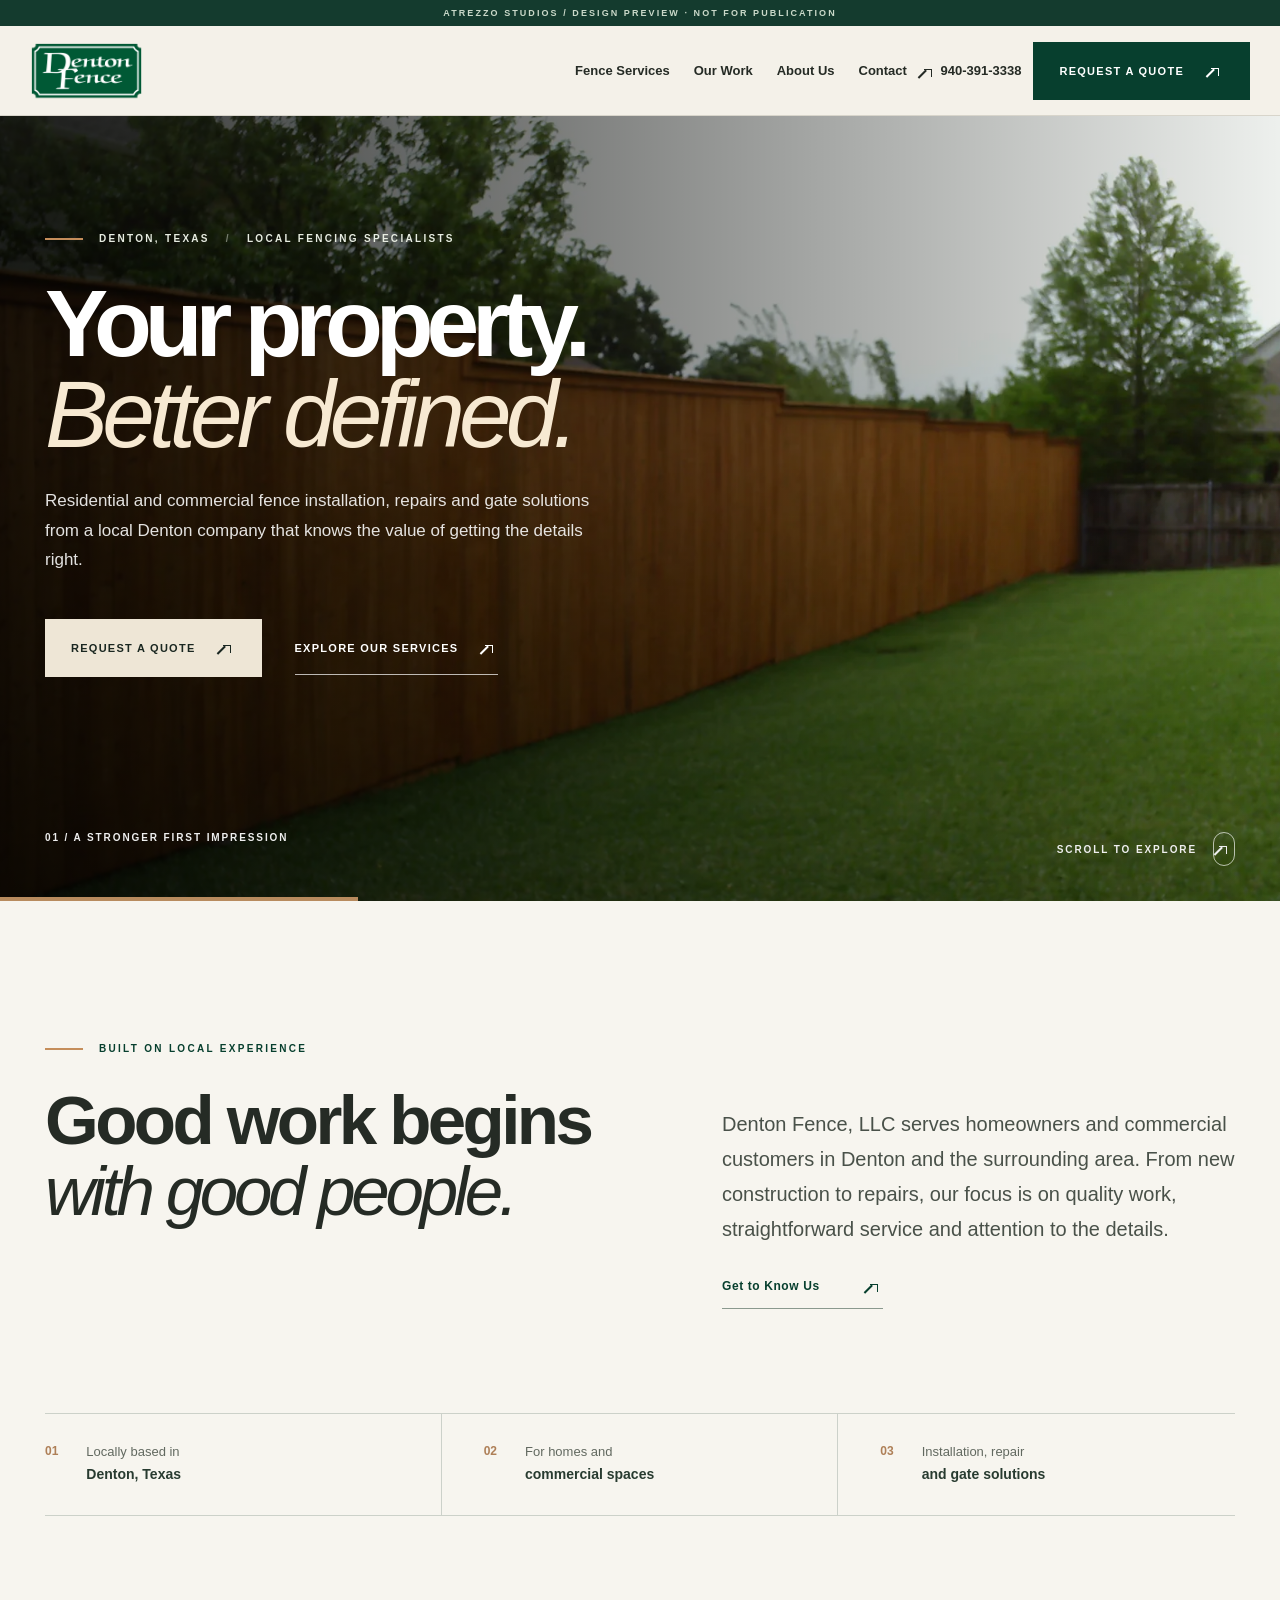
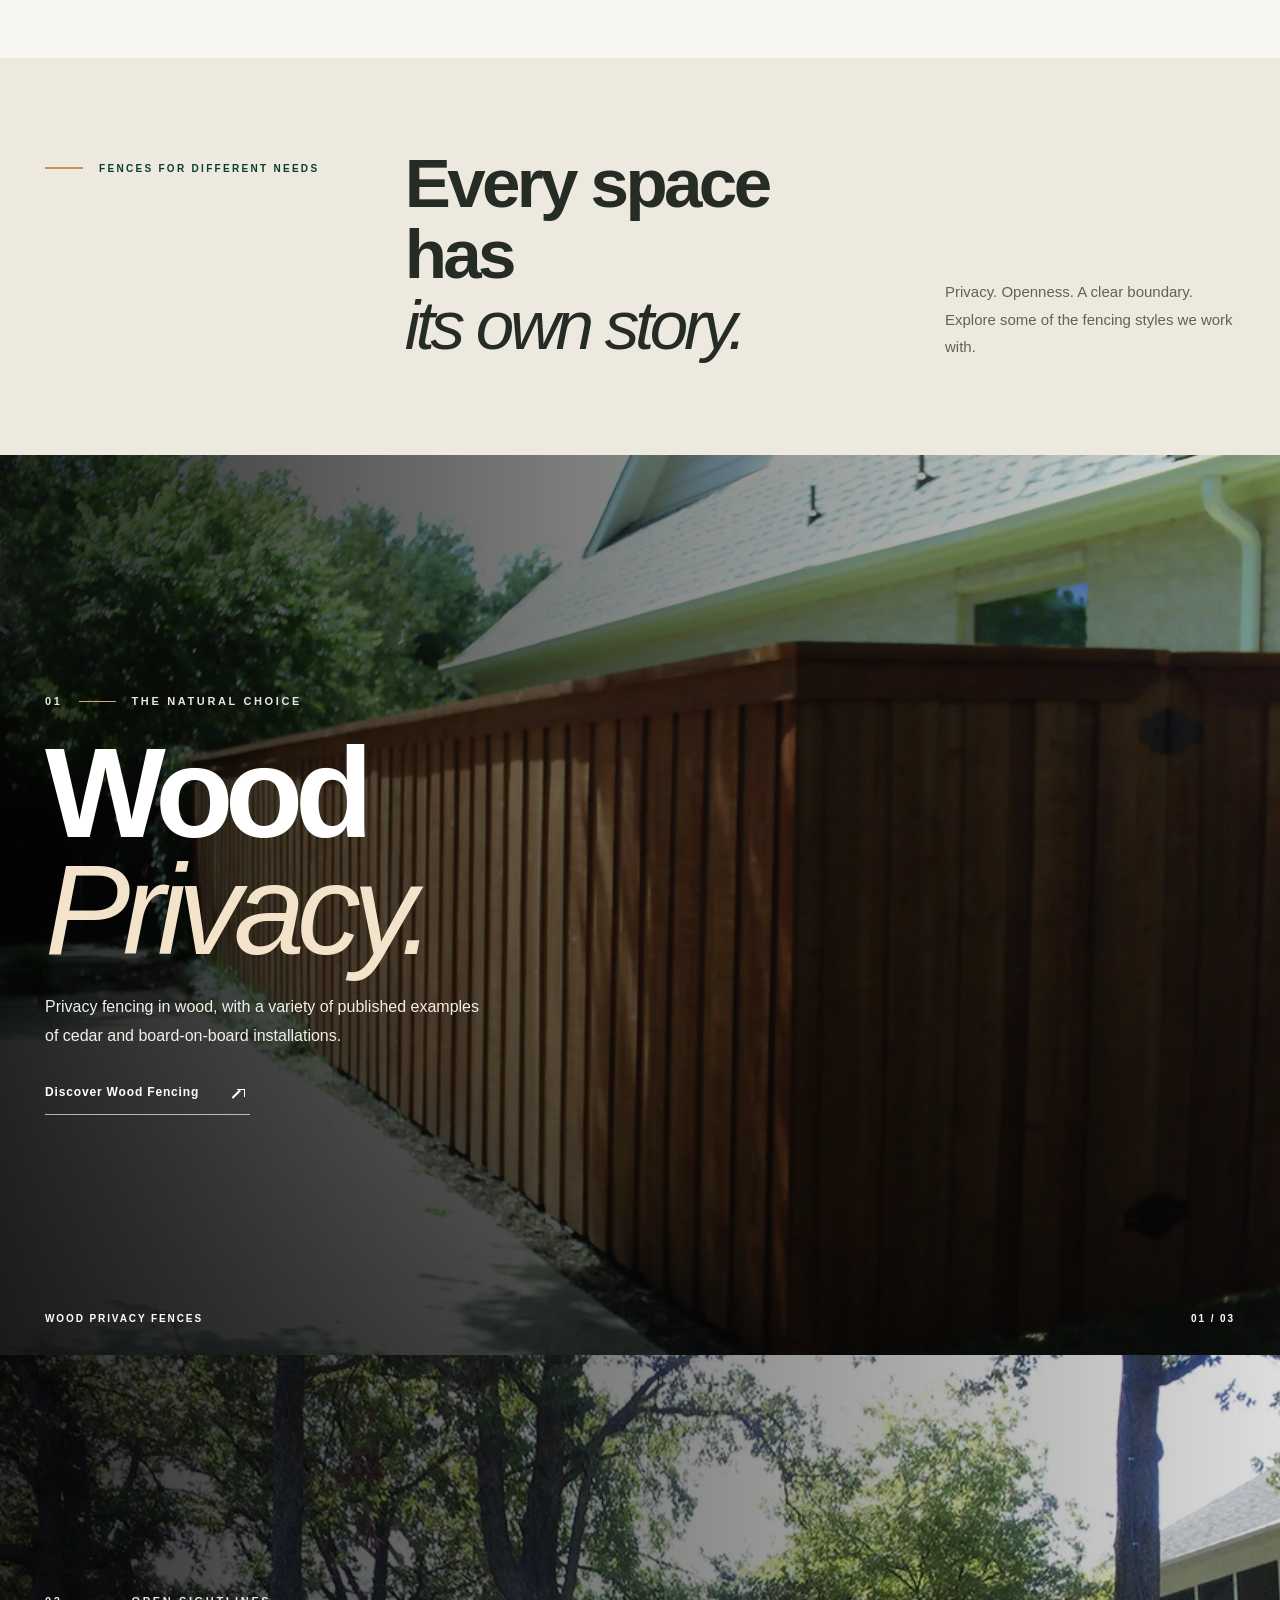
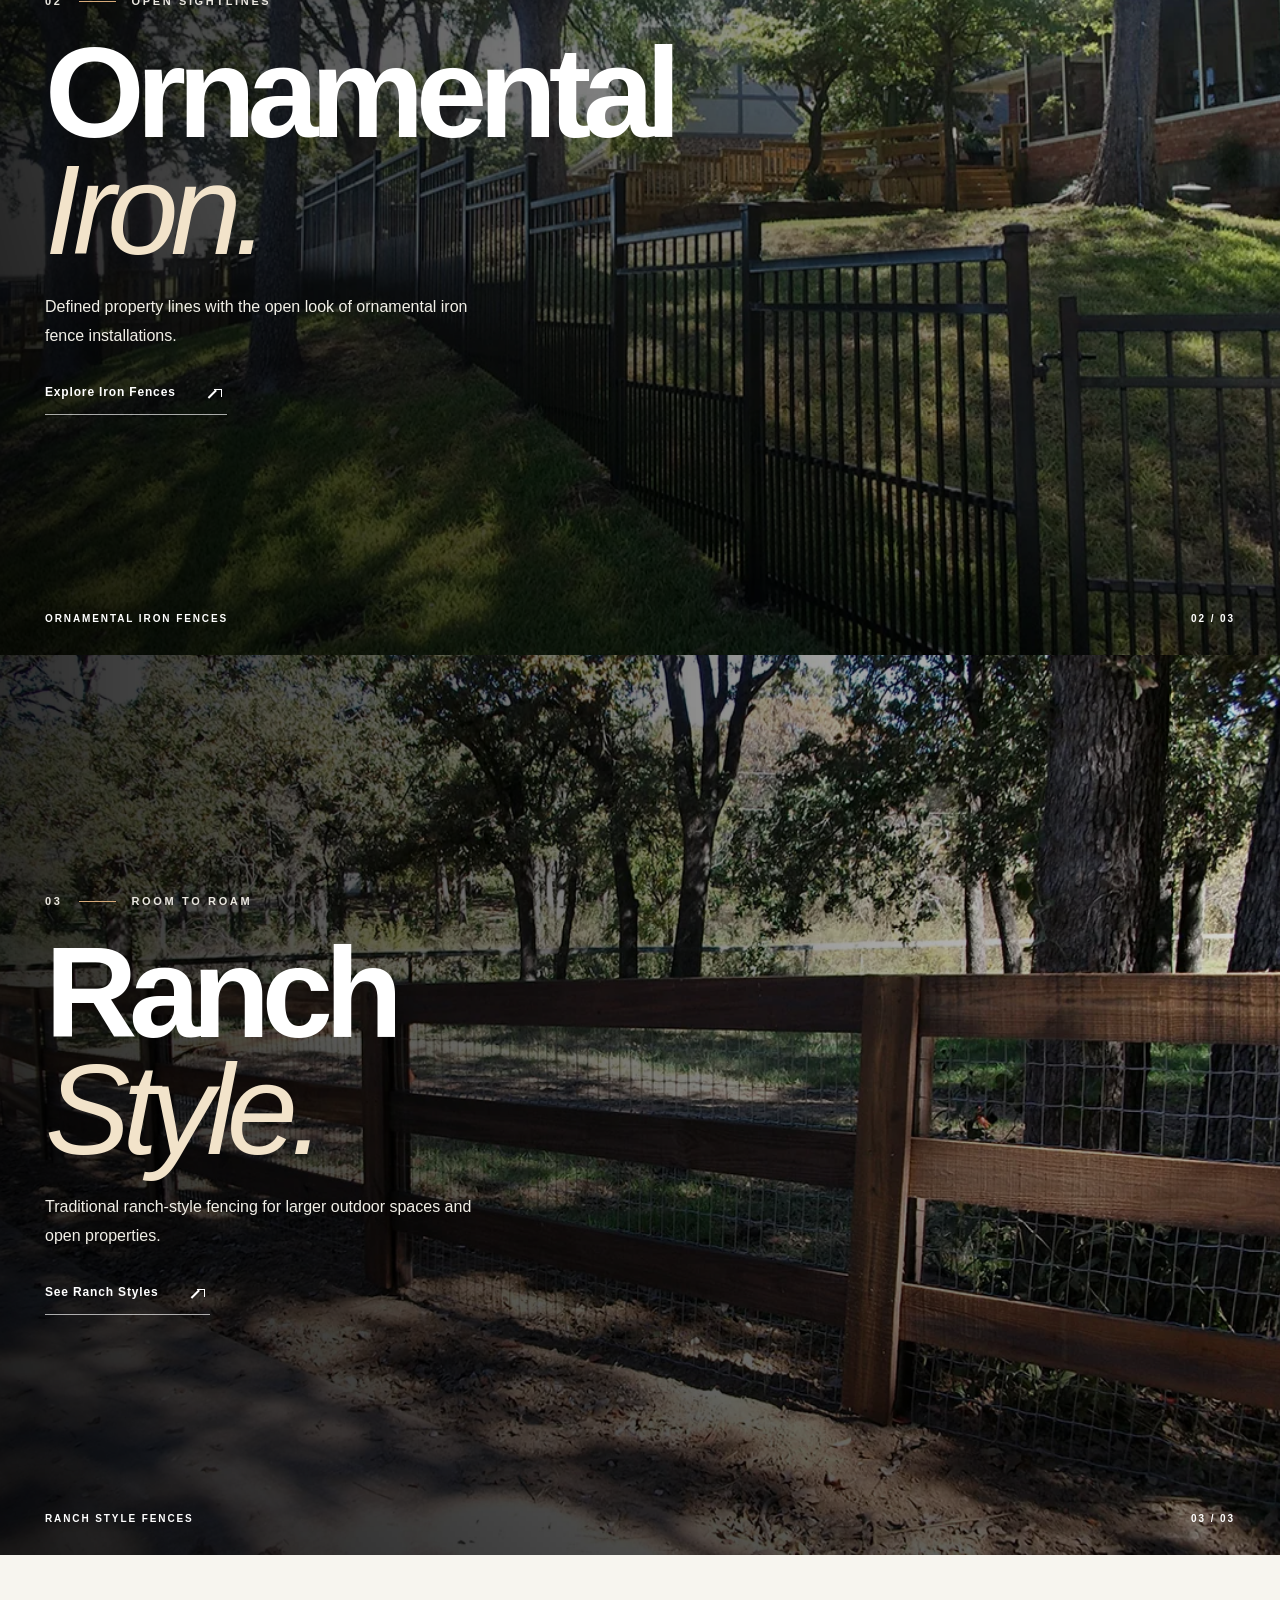
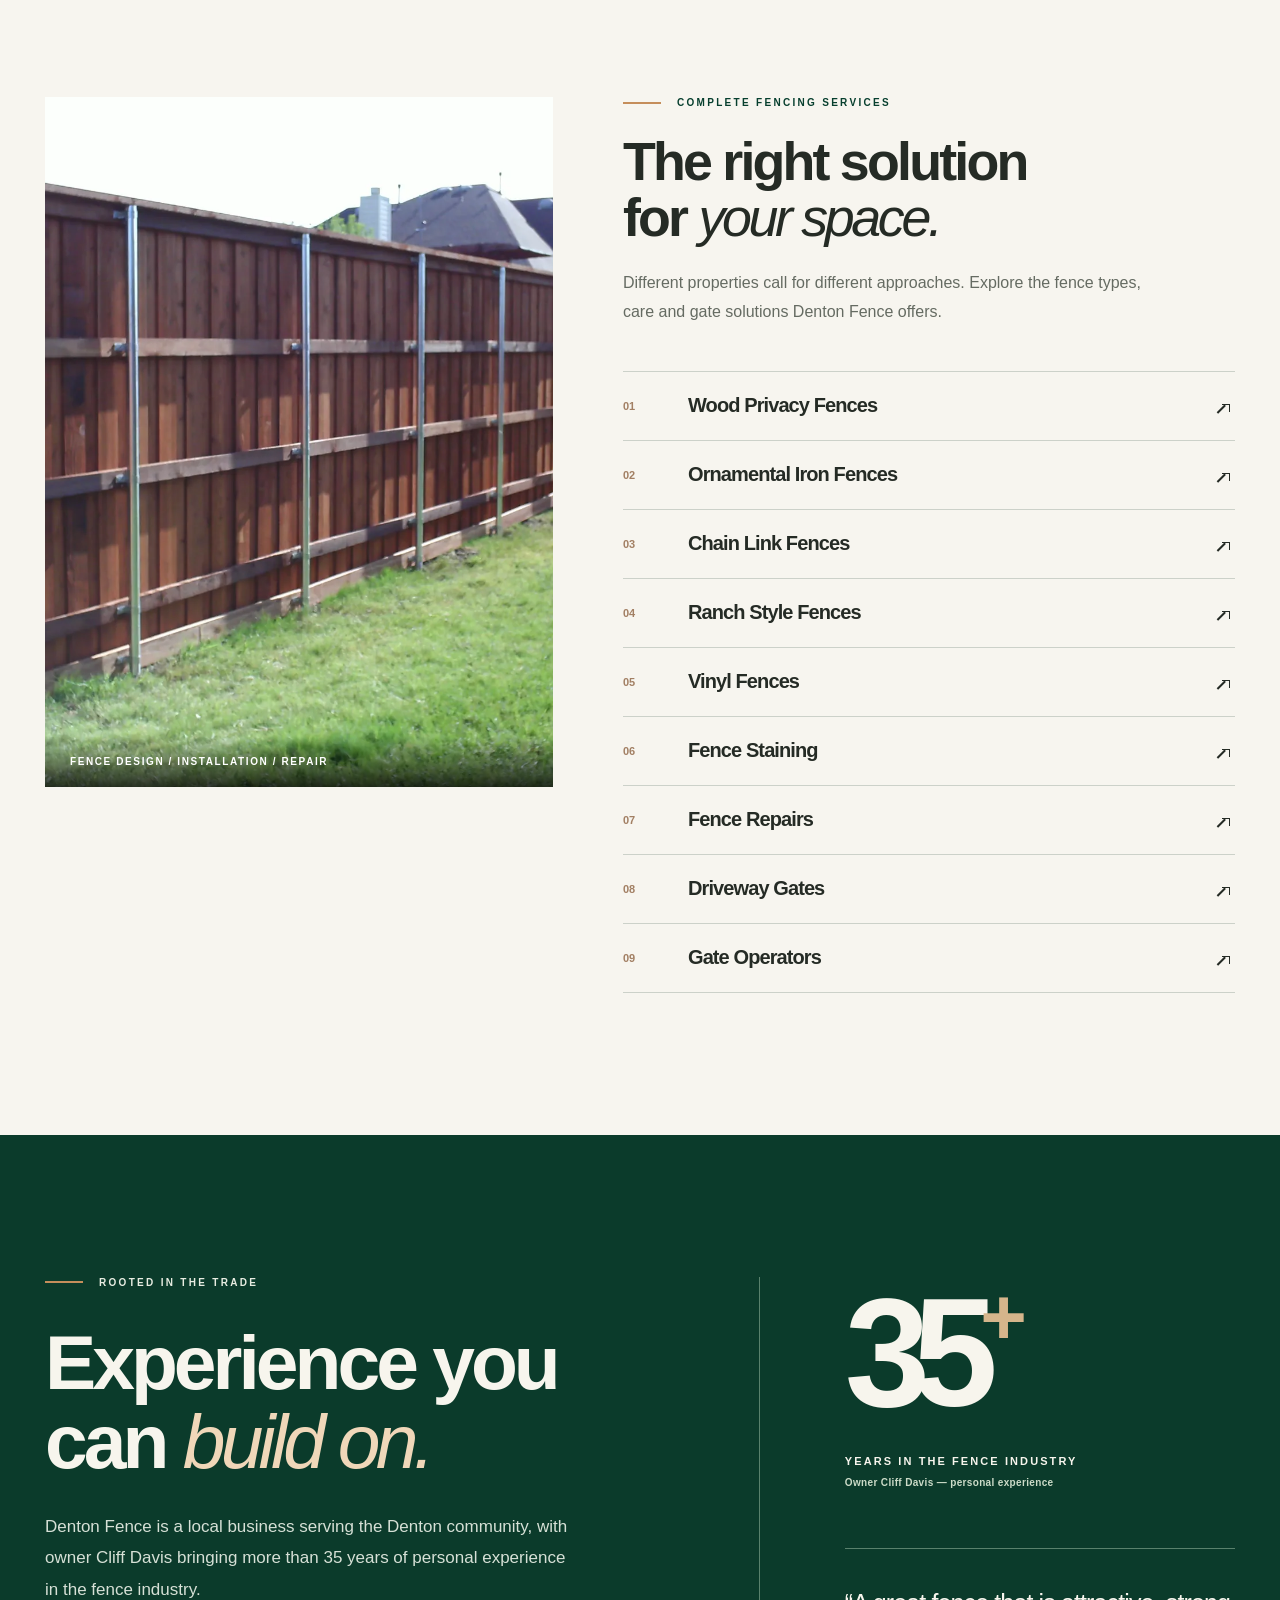
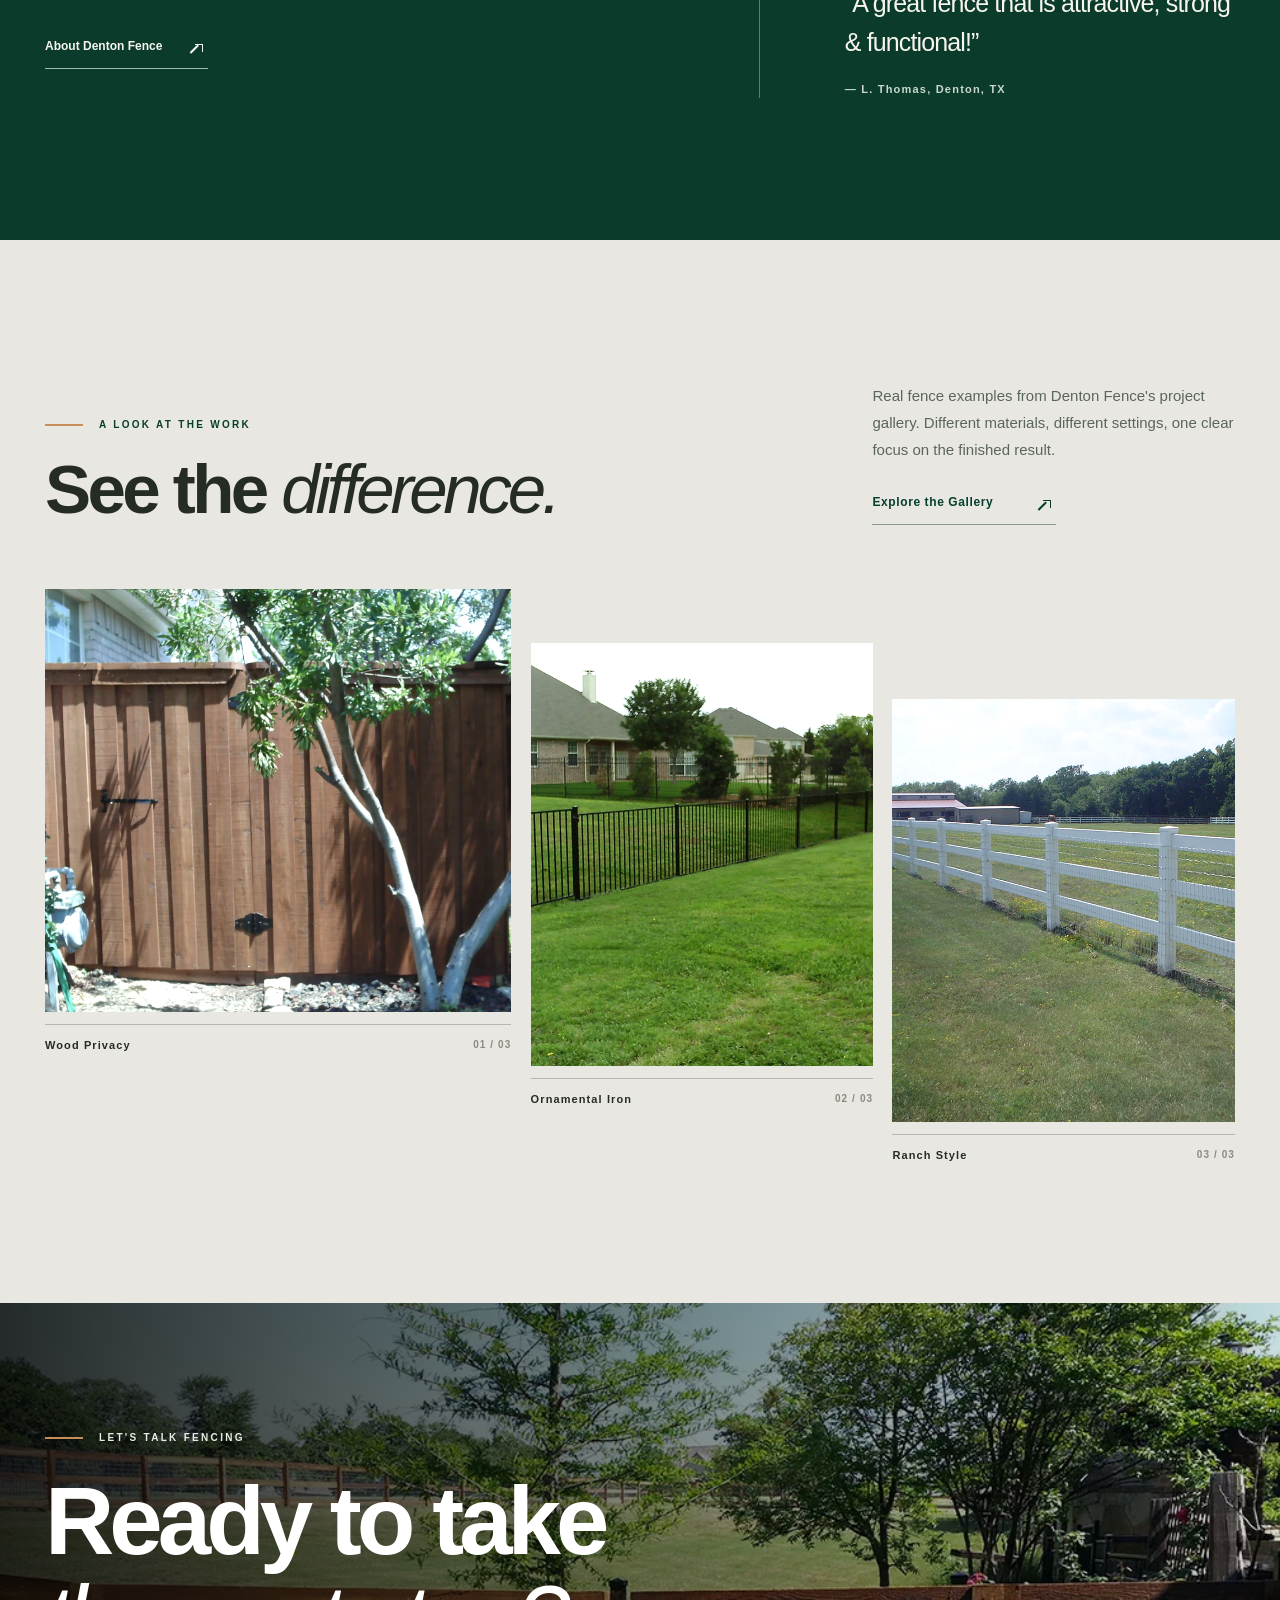
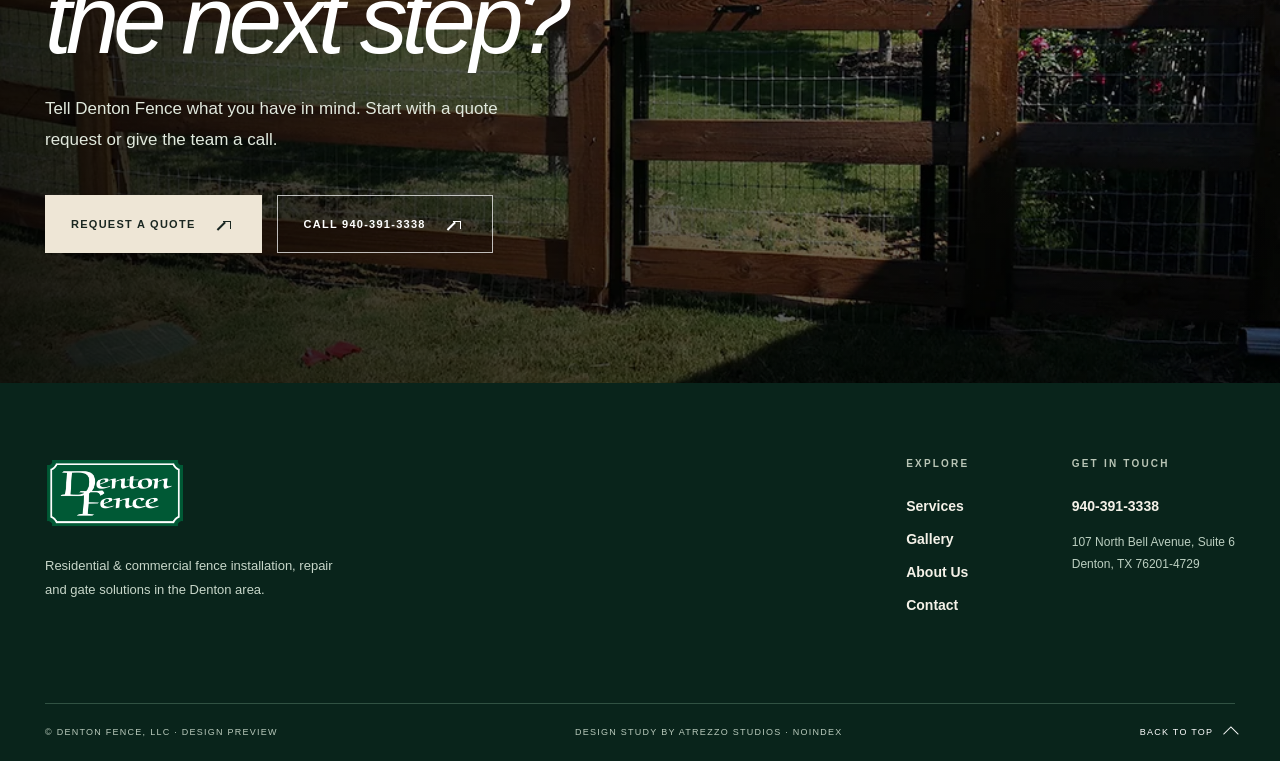
<file: index.html>
<!DOCTYPE html>

<html lang="en">
<head>
<meta charset="utf-8"/>
<meta content="width=device-width, initial-scale=1" name="viewport"/>
<meta content="#0c3327" name="theme-color"/>
<meta content="noindex,nofollow,noarchive" name="robots"/>
<meta content="Explore a design preview for Denton Fence, LLC: residential and commercial fence installation, repair, gates, and fencing materials in Denton, Texas." name="description"/>
<meta content="Denton Fence, LLC | Home Design Preview" property="og:title"/>
<meta content="Atrezzo Studios design study. Not an authorized public website." property="og:description"/>
<meta content="website" property="og:type"/>
<meta content="assets/images/denton-tx-cedar-privacy-fence-hero.webp" property="og:image"/>
<title>Denton Fence, LLC — Fence Installation &amp; Repair in Denton, TX | Design Preview</title>
<link as="image" fetchpriority="high" href="assets/images/denton-tx-cedar-privacy-fence-hero.webp" rel="preload"/>
<link href="assets/styles.css" rel="stylesheet"/>
<script defer="" src="assets/app.js"></script>
<link rel="stylesheet" href="assets/refinements.css"/><script defer src="assets/refinements.js"></script></head>
<body>
<a class="skip-link" href="#main">Skip to content</a>
<div class="demo-notice" role="note">ATREZZO STUDIOS / DESIGN PREVIEW · NOT FOR PUBLICATION</div>
<header class="site-header" id="top">
<div class="header-inner">
<a aria-label="Denton Fence, LLC — home" class="brand" href="./">
<img alt="Denton Fence, LLC" decoding="async" height="128" src="assets/images/denton-fence-original-logo.png" width="250"/>
</a>
<nav aria-label="Main navigation" class="desktop-nav">
<a href="services/">Fence Services</a>
<a href="gallery/">Our Work</a>
<a href="about-us/">About Us</a>
<a href="contact/#quote-form">Contact</a>
</nav>
<div class="header-actions">
<a aria-label="Call Denton Fence at 940 391 3338" class="header-phone" href="tel:+19403913338"><span aria-hidden="true" class="phone-icon"><span class="ui-arrow" aria-hidden="true"></span></span> 940-391-3338</a>
<a class="header-cta" href="contact/#quote-form">Request a Quote <span aria-hidden="true"><span class="ui-arrow" aria-hidden="true"></span></span></a>
</div>
<button aria-controls="mobile-menu" aria-expanded="false" aria-label="Open navigation" class="menu-toggle" type="button"><span></span><span></span></button>
</div>
<nav aria-label="Mobile navigation" class="mobile-nav" hidden="" id="mobile-menu">
<a href="services/">Fence Services</a><a href="gallery/">Our Work</a><a href="about-us/">About Us</a><a href="contact/#quote-form">Contact</a>
<a class="mobile-call" href="tel:+19403913338">Call 940-391-3338 <span aria-hidden="true"><span class="ui-arrow" aria-hidden="true"></span></span></a>
</nav>
</header>
<main id="main">
<section aria-labelledby="hero-title" class="hero">
<div aria-hidden="true" class="hero-picture"></div>
<div aria-hidden="true" class="hero-shade"></div>
<div class="hero-content container">
<div class="eyebrow light"><span class="eyebrow-line"></span> DENTON, TEXAS <span class="eyebrow-dot">/</span> LOCAL FENCING SPECIALISTS</div>
<h1 id="hero-title">Your property.<br/><em>Better defined.</em></h1>
<p>Residential and commercial fence installation, repairs and gate solutions from a local Denton company that knows the value of getting the details right.</p>
<div class="hero-buttons">
<a class="button button-cream" href="contact/#quote-form">Request a Quote <span aria-hidden="true"><span class="ui-arrow" aria-hidden="true"></span></span></a>
<a class="button button-text-light" href="services/">Explore Our Services <span aria-hidden="true"><span class="ui-arrow" aria-hidden="true"></span></span></a>
</div>
</div>
<div class="hero-footer container"><span class="hero-position">01 / A STRONGER FIRST IMPRESSION</span><span class="hero-scroll">SCROLL TO EXPLORE <span aria-hidden="true" class="scroll-mark"><span class="ui-arrow" aria-hidden="true"></span></span></span></div>
<div aria-hidden="true" class="hero-bottom-rule"></div>
</section>
<section aria-labelledby="intro-title" class="intro section-pad" id="about">
<div class="container intro-grid">
<div class="intro-lead reveal">
<div class="eyebrow dark"><span class="eyebrow-line"></span> BUILT ON LOCAL EXPERIENCE</div>
<h2 id="intro-title">Good work begins <em>with good people.</em></h2>
</div>
<div class="intro-details reveal">
<p class="intro-main">Denton Fence, LLC serves homeowners and commercial customers in Denton and the surrounding area. From new construction to repairs, our focus is on quality work, straightforward service and attention to the details.</p>
<a class="text-link" href="about-us/">Get to Know Us <span aria-hidden="true"><span class="ui-arrow" aria-hidden="true"></span></span></a>
</div>
</div>
<div aria-label="Business facts" class="container intro-signals reveal">
<div><span class="signal-index">01</span><span>Locally based in<br/><strong>Denton, Texas</strong></span></div>
<div><span class="signal-index">02</span><span>For homes and<br/><strong>commercial spaces</strong></span></div>
<div><span class="signal-index">03</span><span>Installation, repair<br/><strong>and gate solutions</strong></span></div>
</div>
</section>
<section aria-labelledby="chapters-title" class="chapter-intro" id="services">
<div class="container chapter-heading">
<div class="eyebrow dark"><span class="eyebrow-line"></span> FENCES FOR DIFFERENT NEEDS</div>
<h2 id="chapters-title">Every space has<br/><em>its own story.</em></h2>
<p>Privacy. Openness. A clear boundary. Explore some of the fencing styles we work with.</p>
</div>
</section>
<div aria-label="Featured fencing styles" class="chapter-sequence">
<section aria-labelledby="chapter-wood-title" class="chapter chapter-wood" data-zoom="">
<img alt="Finished wooden privacy fencing with cedar boards and garden setting" class="chapter-photo" height="1050" loading="lazy" src="assets/images/denton-wood-privacy-fence-detail.webp" width="1400"/>
<div class="chapter-overlay"></div>
<div class="chapter-copy container">
<span class="chapter-counter">01 <span class="chapter-divider"></span> THE NATURAL CHOICE</span>
<h3 id="chapter-wood-title">Wood<br/><em>Privacy.</em></h3>
<p>Privacy fencing in wood, with a variety of published examples of cedar and board-on-board installations.</p>
<a class="scene-link" href="services/wood-privacy-fences/">Discover Wood Fencing <span aria-hidden="true"><span class="ui-arrow" aria-hidden="true"></span></span></a>
</div>
<div class="chapter-bottom container"><span>WOOD PRIVACY FENCES</span><span>01 / 03</span></div>
</section>
<section aria-labelledby="chapter-iron-title" class="chapter chapter-iron" data-zoom="">
<img alt="Black ornamental iron fence around landscaped property" class="chapter-photo" height="756" loading="lazy" src="assets/images/denton-ornamental-iron-fencing.webp" width="1008"/>
<div class="chapter-overlay"></div>
<div class="chapter-copy container">
<span class="chapter-counter">02 <span class="chapter-divider"></span> OPEN SIGHTLINES</span>
<h3 id="chapter-iron-title">Ornamental<br/><em>Iron.</em></h3>
<p>Defined property lines with the open look of ornamental iron fence installations.</p>
<a class="scene-link" href="services/ornamental-iron-fences/">Explore Iron Fences <span aria-hidden="true"><span class="ui-arrow" aria-hidden="true"></span></span></a>
</div>
<div class="chapter-bottom container"><span>ORNAMENTAL IRON FENCES</span><span>02 / 03</span></div>
</section>
<section aria-labelledby="chapter-ranch-title" class="chapter chapter-ranch" data-zoom="">
<img alt="Horizontal wood ranch-style fence bordering a shaded Texas property" class="chapter-photo" height="860" loading="lazy" src="assets/images/north-texas-ranch-style-wood-fence.webp" width="1147"/>
<div class="chapter-overlay"></div>
<div class="chapter-copy container">
<span class="chapter-counter">03 <span class="chapter-divider"></span> ROOM TO ROAM</span>
<h3 id="chapter-ranch-title">Ranch<br/><em>Style.</em></h3>
<p>Traditional ranch-style fencing for larger outdoor spaces and open properties.</p>
<a class="scene-link" href="services/ranch-style-fences/">See Ranch Styles <span aria-hidden="true"><span class="ui-arrow" aria-hidden="true"></span></span></a>
</div>
<div class="chapter-bottom container"><span>RANCH STYLE FENCES</span><span>03 / 03</span></div>
</section>
</div>
<section aria-labelledby="service-title" class="services-overview section-pad" id="service-list">
<div class="container service-grid">
<div class="service-portrait reveal">
<img alt="Wood privacy fence along a green residential lawn" height="960" loading="lazy" src="assets/images/denton-wood-fence-installation.webp" width="1280"/>
<div class="service-portrait-caption">FENCE DESIGN / INSTALLATION / REPAIR</div>
</div>
<div class="service-content">
<div class="eyebrow dark reveal"><span class="eyebrow-line"></span> COMPLETE FENCING SERVICES</div>
<h2 class="reveal" id="service-title">The right solution<br/>for <em>your space.</em></h2>
<p class="service-intro reveal">Different properties call for different approaches. Explore the fence types, care and gate solutions Denton Fence offers.</p>
<div aria-label="All fencing services" class="service-rows">
<a class="service-row" href="services/wood-privacy-fences/"><span class="service-no">01</span><span>Wood Privacy Fences</span><span aria-hidden="true" class="service-arr"><span class="ui-arrow" aria-hidden="true"></span></span></a>
<a class="service-row" href="services/ornamental-iron-fences/"><span class="service-no">02</span><span>Ornamental Iron Fences</span><span aria-hidden="true" class="service-arr"><span class="ui-arrow" aria-hidden="true"></span></span></a>
<a class="service-row" href="services/chain-link-fences/"><span class="service-no">03</span><span>Chain Link Fences</span><span aria-hidden="true" class="service-arr"><span class="ui-arrow" aria-hidden="true"></span></span></a>
<a class="service-row" href="services/ranch-style-fences/"><span class="service-no">04</span><span>Ranch Style Fences</span><span aria-hidden="true" class="service-arr"><span class="ui-arrow" aria-hidden="true"></span></span></a>
<a class="service-row" href="services/vinyl-fences/"><span class="service-no">05</span><span>Vinyl Fences</span><span aria-hidden="true" class="service-arr"><span class="ui-arrow" aria-hidden="true"></span></span></a>
<a class="service-row" href="services/fence-staining/"><span class="service-no">06</span><span>Fence Staining</span><span aria-hidden="true" class="service-arr"><span class="ui-arrow" aria-hidden="true"></span></span></a>
<a class="service-row" href="services/fence-repairs/"><span class="service-no">07</span><span>Fence Repairs</span><span aria-hidden="true" class="service-arr"><span class="ui-arrow" aria-hidden="true"></span></span></a>
<a class="service-row" href="services/driveway-gates/"><span class="service-no">08</span><span>Driveway Gates</span><span aria-hidden="true" class="service-arr"><span class="ui-arrow" aria-hidden="true"></span></span></a>
<a class="service-row" href="services/gate-operators/"><span class="service-no">09</span><span>Gate Operators</span><span aria-hidden="true" class="service-arr"><span class="ui-arrow" aria-hidden="true"></span></span></a>
</div>
</div>
</div>
</section>

<section aria-labelledby="story-title" class="story section-pad" id="our-story">
<div class="container story-grid">
<div class="story-left reveal"><div class="eyebrow light"><span class="eyebrow-line"></span> ROOTED IN THE TRADE</div><h2 id="story-title">Experience you can <em>build on.</em></h2><p>Denton Fence is a local business serving the Denton community, with owner Cliff Davis bringing more than 35 years of personal experience in the fence industry.</p><a class="light-link" href="about-us/">About Denton Fence <span aria-hidden="true"><span class="ui-arrow" aria-hidden="true"></span></span></a></div>
<div class="story-right reveal"><div class="experience">35<span>+</span></div><div class="experience-label">YEARS IN THE FENCE INDUSTRY<br/><strong>Owner Cliff Davis — personal experience</strong></div><div class="story-rule"></div><blockquote>“A great fence that is attractive, strong &amp; functional!”<cite>— L. Thomas, Denton, TX</cite></blockquote></div>
</div>
</section>
<section aria-labelledby="work-title" class="gallery section-pad" id="work">
<div class="container gallery-header reveal">
<div><div class="eyebrow dark"><span class="eyebrow-line"></span> A LOOK AT THE WORK</div><h2 id="work-title">See the <em>difference.</em></h2></div>
<div class="gallery-header-right"><p>Real fence examples from Denton Fence's project gallery. Different materials, different settings, one clear focus on the finished result.</p><a class="text-link" href="gallery/">Explore the Gallery <span aria-hidden="true"><span class="ui-arrow" aria-hidden="true"></span></span></a></div>
</div>
<div class="container gallery-grid">
<figure class="gallery-item reveal"><img alt="Board-on-board wooden privacy fence with gate" height="900" loading="lazy" src="assets/images/denton-cedar-wood-gate-gallery.webp" width="1200"/><figcaption><span>Wood Privacy</span><span>01 / 03</span></figcaption></figure>
<figure class="gallery-item reveal"><img alt="Black ornamental iron fence along a wide green lawn" height="768" loading="lazy" src="assets/images/denton-black-ornamental-iron-fence.webp" width="1024"/><figcaption><span>Ornamental Iron</span><span>02 / 03</span></figcaption></figure>
<figure class="gallery-item reveal"><img alt="White ranch-style fence beside an open grassy property" height="756" loading="lazy" src="assets/images/texas-white-ranch-fence.webp" width="1138"/><figcaption><span>Ranch Style</span><span>03 / 03</span></figcaption></figure>
</div>
</section>
<section aria-labelledby="contact-title" class="final-cta" id="contact">
<img alt="Wood ranch gate and open outdoor property" class="cta-photo" height="756" loading="lazy" src="assets/images/denton-ranch-wood-gate.webp" width="1008"/>
<div class="cta-overlay"></div>
<div class="container cta-content reveal"><div class="eyebrow light"><span class="eyebrow-line"></span> LET'S TALK FENCING</div><h2 id="contact-title">Ready to take<br/><em>the next step?</em></h2><p>Tell Denton Fence what you have in mind. Start with a quote request or give the team a call.</p><div class="cta-buttons"><a class="button button-cream" href="contact/#quote-form">Request a Quote <span aria-hidden="true"><span class="ui-arrow" aria-hidden="true"></span></span></a><a class="button button-outline" href="tel:+19403913338">Call 940-391-3338 <span aria-hidden="true"><span class="ui-arrow" aria-hidden="true"></span></span></a></div></div>
</section>
</main>
<footer class="footer">
<div class="container footer-inner"><div class="footer-brand"><img alt="Denton Fence, LLC" height="128" loading="lazy" src="assets/images/denton-fence-original-logo.png" width="250"/><p>Residential &amp; commercial fence installation, repair and gate solutions in the Denton area.</p></div><div class="footer-links"><div><span>EXPLORE</span><a href="services/">Services</a><a href="gallery/">Gallery</a><a href="about-us/">About Us</a><a href="contact/#quote-form">Contact</a></div><div><span>GET IN TOUCH</span><a href="tel:+19403913338">940-391-3338</a><p>107 North Bell Avenue, Suite 6<br/>Denton, TX 76201-4729</p></div></div></div>
<div class="container footer-bottom"><span>© DENTON FENCE, LLC · DESIGN PREVIEW</span><span>DESIGN STUDY BY ATREZZO STUDIOS · NOINDEX</span><a href="#top">BACK TO TOP <span class="ui-up" aria-hidden="true"></span></a></div>
</footer>
</body>
</html>
</file>
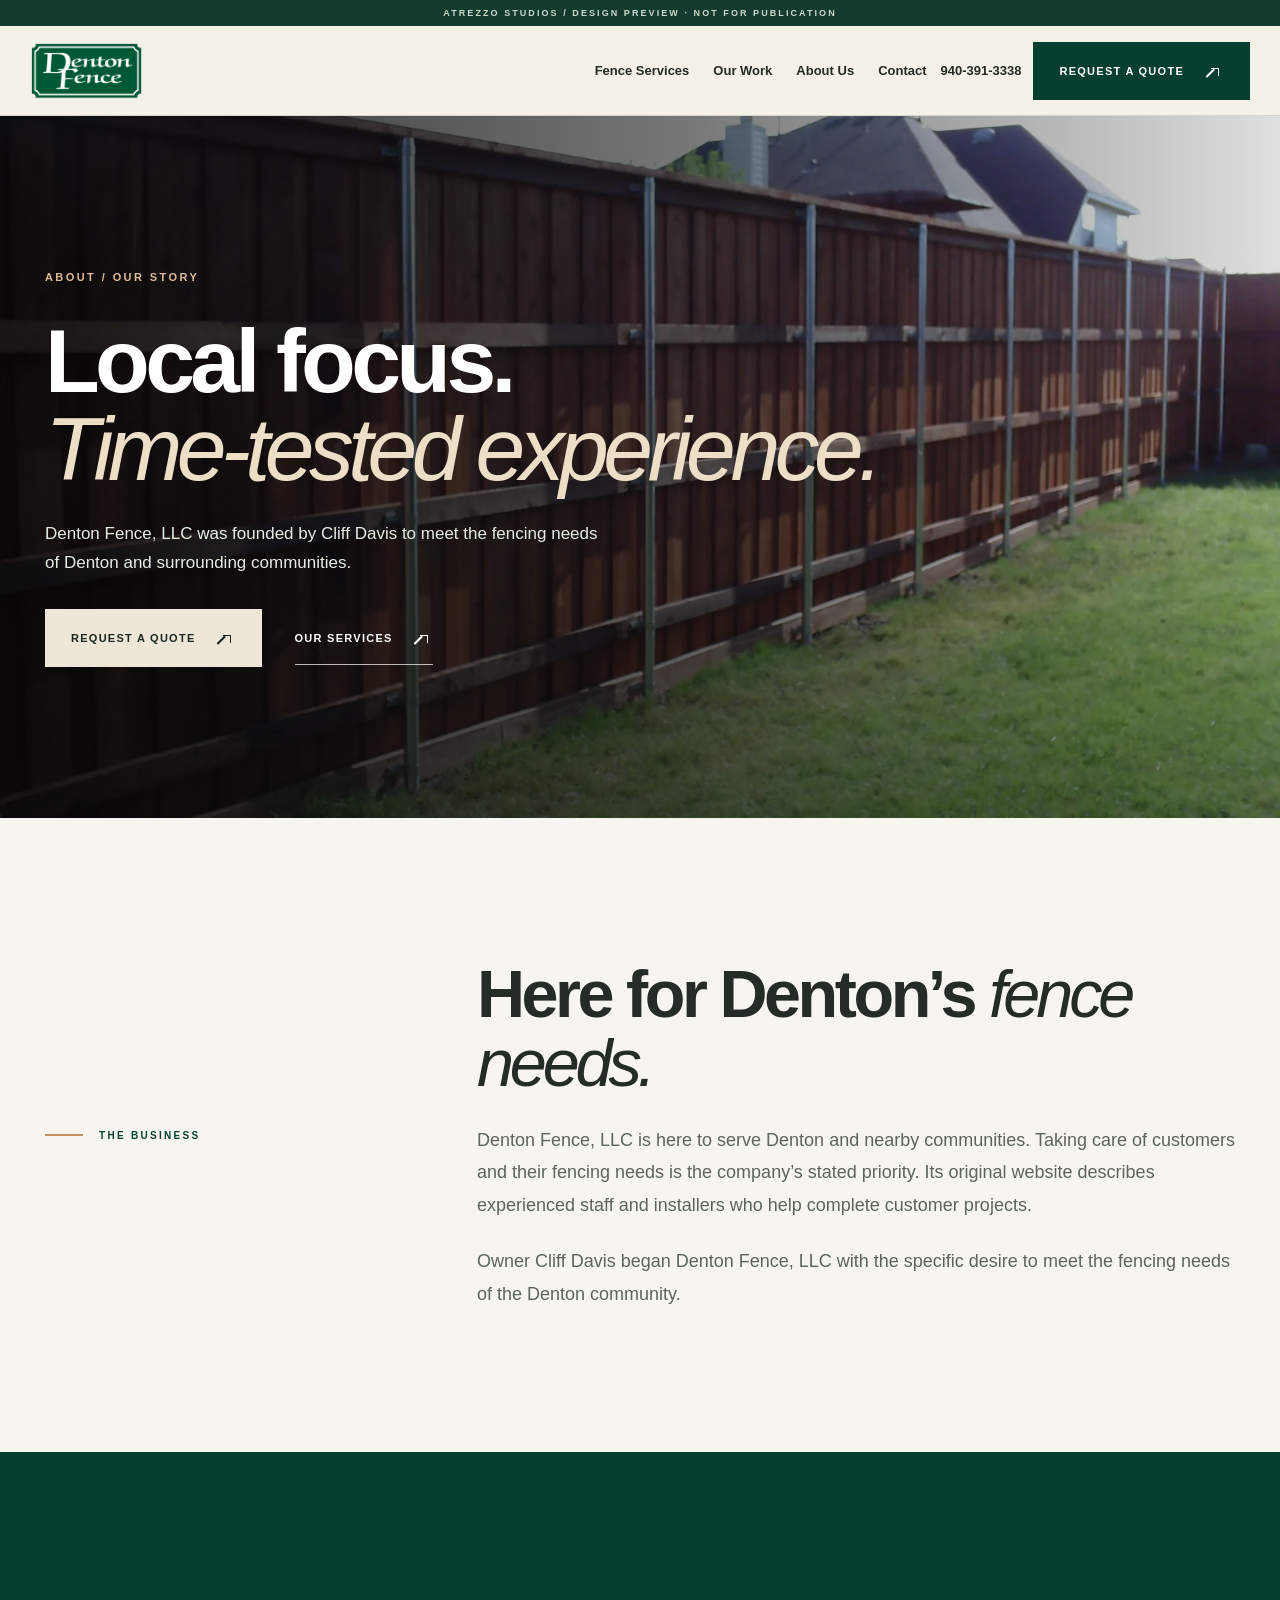
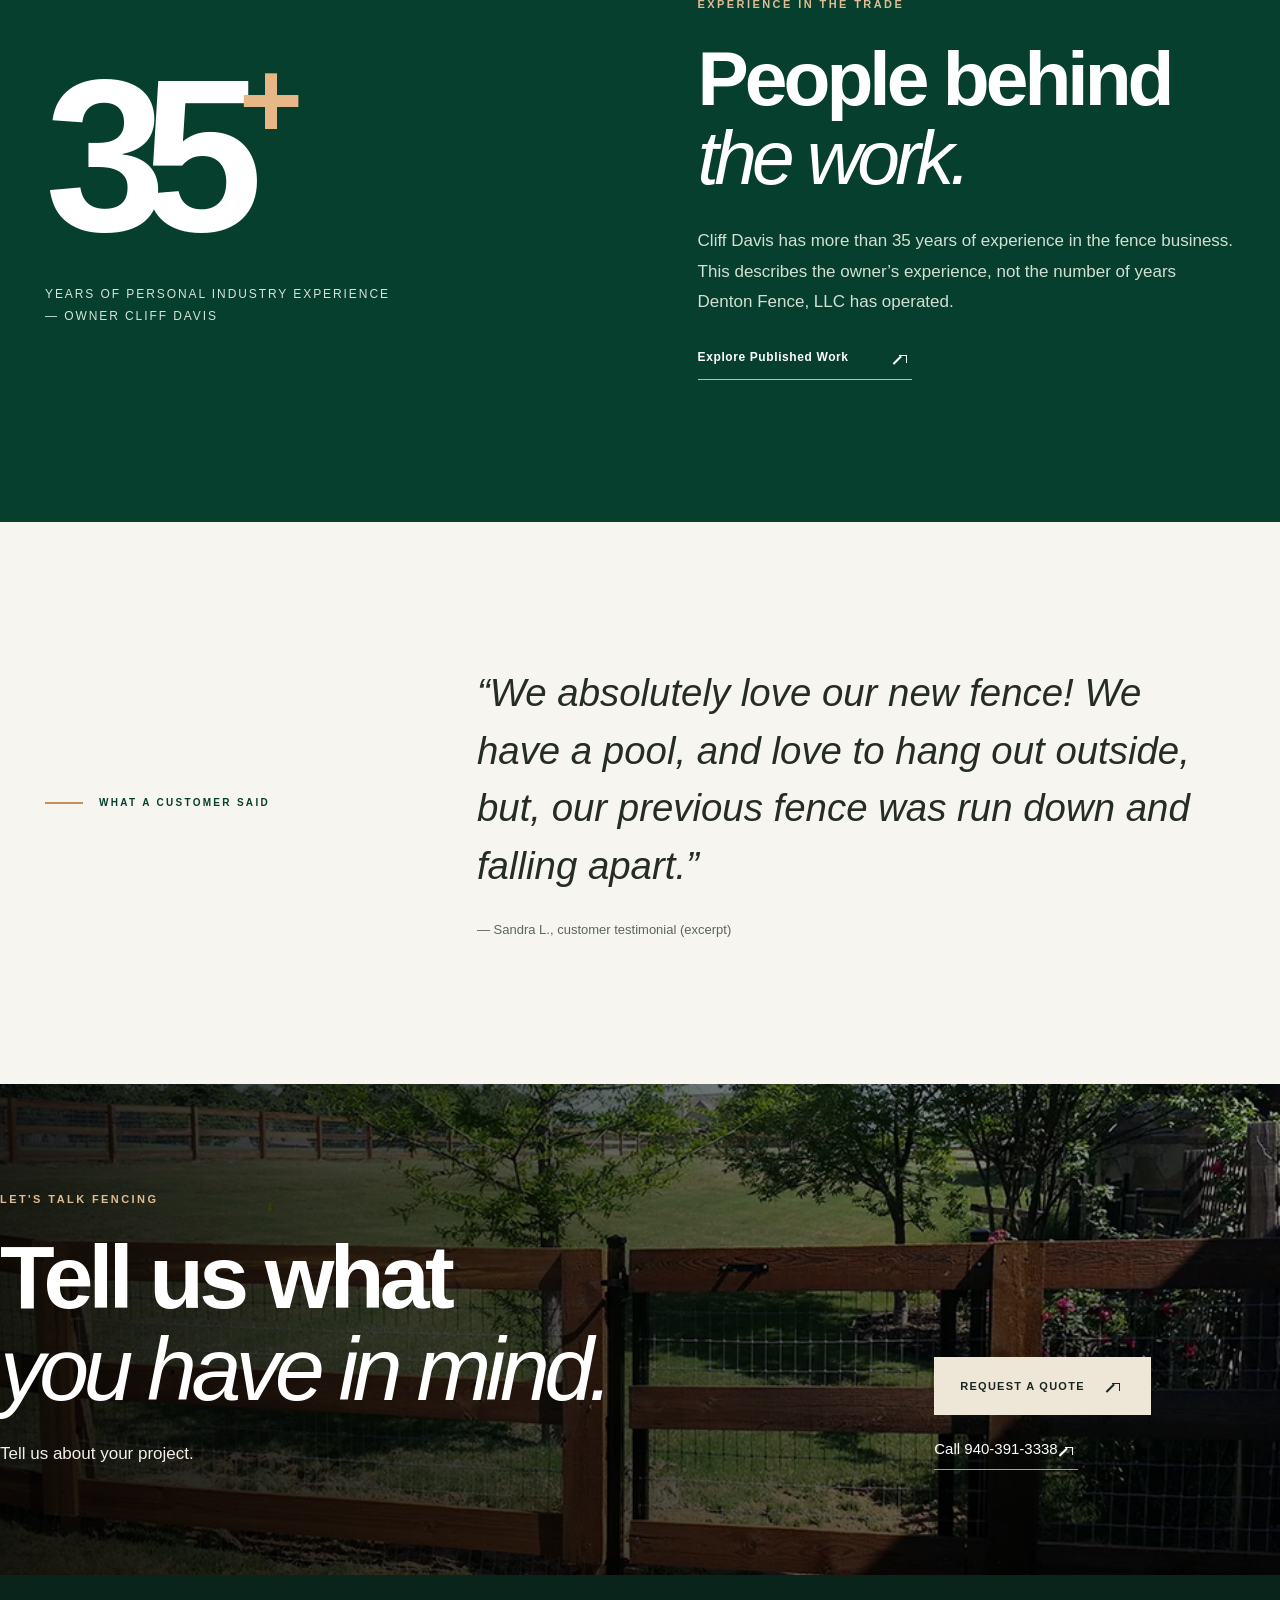
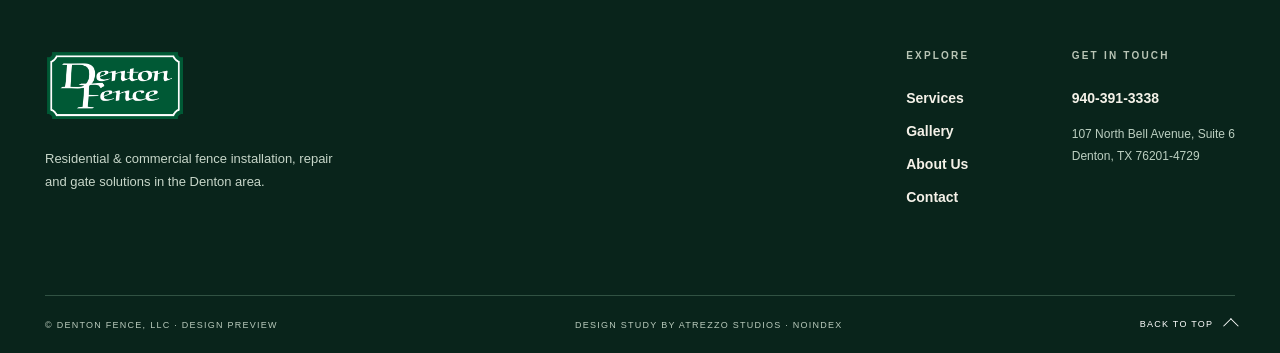
<file: about-us/index.html>
<!DOCTYPE html>
<html lang="en"><head><meta charset="utf-8"/><meta content="width=device-width, initial-scale=1" name="viewport"/><meta content="#0c3327" name="theme-color"/><meta content="noindex,nofollow,noarchive" name="robots"/><meta content="Learn about Cliff Davis, the local Denton Fence business and 35+ years of owner experience in the fence industry." name="description"/><meta content="About Denton Fence, LLC — Local Fence Experience" property="og:title"/><meta content="Learn about Cliff Davis, the local Denton Fence business and 35+ years of owner experience in the fence industry." property="og:description"/><meta content="website" property="og:type"/><title>About Denton Fence, LLC — Local Fence Experience | Denton Fence, LLC — Design Preview</title><link href="../assets/styles.css" rel="stylesheet"/><link href="../assets/inner.css" rel="stylesheet"/><script defer="" src="../assets/app.js"></script><script defer="" src="../assets/inner.js"></script><link rel="stylesheet" href="../assets/refinements.css"/><script defer src="../assets/refinements.js"></script></head><body><a class="skip-link" href="#main">Skip to content</a><div class="demo-notice" role="note">ATREZZO STUDIOS / DESIGN PREVIEW · NOT FOR PUBLICATION</div><header class="site-header" id="top"><div class="header-inner"><a aria-label="Denton Fence home" class="brand" href="../index.html"><img alt="Denton Fence, LLC" class="" decoding="async" height="128" loading="lazy" src="../assets/images/denton-fence-original-logo.png" width="250"/></a><nav aria-label="Main navigation" class="desktop-nav"><a href="../services/">Fence Services</a><a href="../gallery/">Our Work</a><a href="../about-us/">About Us</a><a href="../contact/">Contact</a></nav><div class="header-actions"><a class="header-phone" href="tel:+19403913338">940-391-3338</a><a class="header-cta" href="../contact/#quote-form">Request a Quote <span aria-hidden="true"><span class="ui-arrow" aria-hidden="true"></span></span></a></div><button aria-controls="mobile-menu" aria-expanded="false" aria-label="Open navigation" class="menu-toggle" type="button"><span></span><span></span></button></div><nav aria-label="Mobile navigation" class="mobile-nav" hidden="" id="mobile-menu"><a href="../index.html">Home</a><a href="../services/">Fence Services</a><a href="../gallery/">Our Work</a><a href="../about-us/">About Us</a><a href="../contact/">Contact</a><a class="mobile-call" href="tel:+19403913338">Call 940-391-3338 <span class="ui-arrow" aria-hidden="true"></span></a></nav></header><main id="main"><section class="inner-hero"><div class="inner-hero-image"><img alt="Example of fencing displayed in Denton Fence’s project gallery" class="" decoding="async" height="960" loading="eager" src="../assets/images/denton-wood-fence-installation.webp" width="1280"/></div><div class="inner-hero-wash"></div><div class="container inner-hero-content"><span class="mini-kicker">ABOUT / OUR STORY</span><h1>Local focus.<br/><em>Time-tested experience.</em></h1><p>Denton Fence, LLC was founded by Cliff Davis to meet the fencing needs of Denton and surrounding communities.</p><div class="hero-buttons"><a class="button button-cream" href="../contact/#quote-form">Request a Quote <span aria-hidden="true"><span class="ui-arrow" aria-hidden="true"></span></span></a><a class="button button-text-light" href="../services/">OUR SERVICES <span class="ui-arrow" aria-hidden="true"></span></a></div></div></section><section class="inner-editorial section-pad"><div class="container editorial-split"><div class="eyebrow dark"><span class="eyebrow-line"></span> THE BUSINESS</div><div><h2>Here for Denton’s <em>fence needs.</em></h2><p>Denton Fence, LLC is here to serve Denton and nearby communities. Taking care of customers and their fencing needs is the company’s stated priority. Its original website describes experienced staff and installers who help complete customer projects.</p><p>Owner Cliff Davis began Denton Fence, LLC with the specific desire to meet the fencing needs of the Denton community.</p></div></div></section><section class="about-experience section-pad"><div class="container about-exp-grid"><div class="exp-marker"><strong>35<span>+</span></strong><p>YEARS OF PERSONAL INDUSTRY EXPERIENCE<br/>— OWNER CLIFF DAVIS</p></div><div><span class="mini-kicker">EXPERIENCE IN THE TRADE</span><h2>People behind<br/><em>the work.</em></h2><p>Cliff Davis has more than 35 years of experience in the fence business. This describes the owner’s experience, not the number of years Denton Fence, LLC has operated.</p><a class="text-link" href="../gallery/">Explore Published Work <span class="ui-arrow" aria-hidden="true"></span></a></div></div></section><section class="inner-editorial section-pad"><div class="container editorial-split"><div class="eyebrow dark"><span class="eyebrow-line"></span> WHAT A CUSTOMER SAID</div><div class="testimonial-large"><blockquote>“We absolutely love our new fence! We have a pool, and love to hang out outside, but, our previous fence was run down and falling apart.”</blockquote><p>— Sandra L., customer testimonial (excerpt)</p></div></div></section><section class="inner-quote"><div class="container inner-quote-grid"><div><span class="mini-kicker">LET'S TALK FENCING</span><h2>Tell us what<br/><em>you have in mind.</em></h2><p>Tell us about your project.</p></div><div class="quote-links"><a class="button button-cream" href="../contact/#quote-form">Request a Quote <span class="ui-arrow" aria-hidden="true"></span></a><a href="tel:+19403913338">Call 940-391-3338 <span class="ui-arrow" aria-hidden="true"></span></a></div></div></section></main><footer class="footer"><div class="container footer-inner"><div class="footer-brand"><img alt="Denton Fence, LLC" class="" decoding="async" height="128" loading="lazy" src="../assets/images/denton-fence-original-logo.png" width="250"/><p>Residential &amp; commercial fence installation, repair and gate solutions in the Denton area.</p></div><div class="footer-links"><div><span>EXPLORE</span><a href="../services/">Services</a><a href="../gallery/">Gallery</a><a href="../about-us/">About Us</a><a href="../contact/">Contact</a></div><div><span>GET IN TOUCH</span><a href="tel:+19403913338">940-391-3338</a><p>107 North Bell Avenue, Suite 6<br/>Denton, TX 76201-4729</p></div></div></div><div class="container footer-bottom"><span>© DENTON FENCE, LLC · DESIGN PREVIEW</span><span>DESIGN STUDY BY ATREZZO STUDIOS · NOINDEX</span><a href="#top">BACK TO TOP <span class="ui-up" aria-hidden="true"></span></a></div></footer></body></html>
</file>
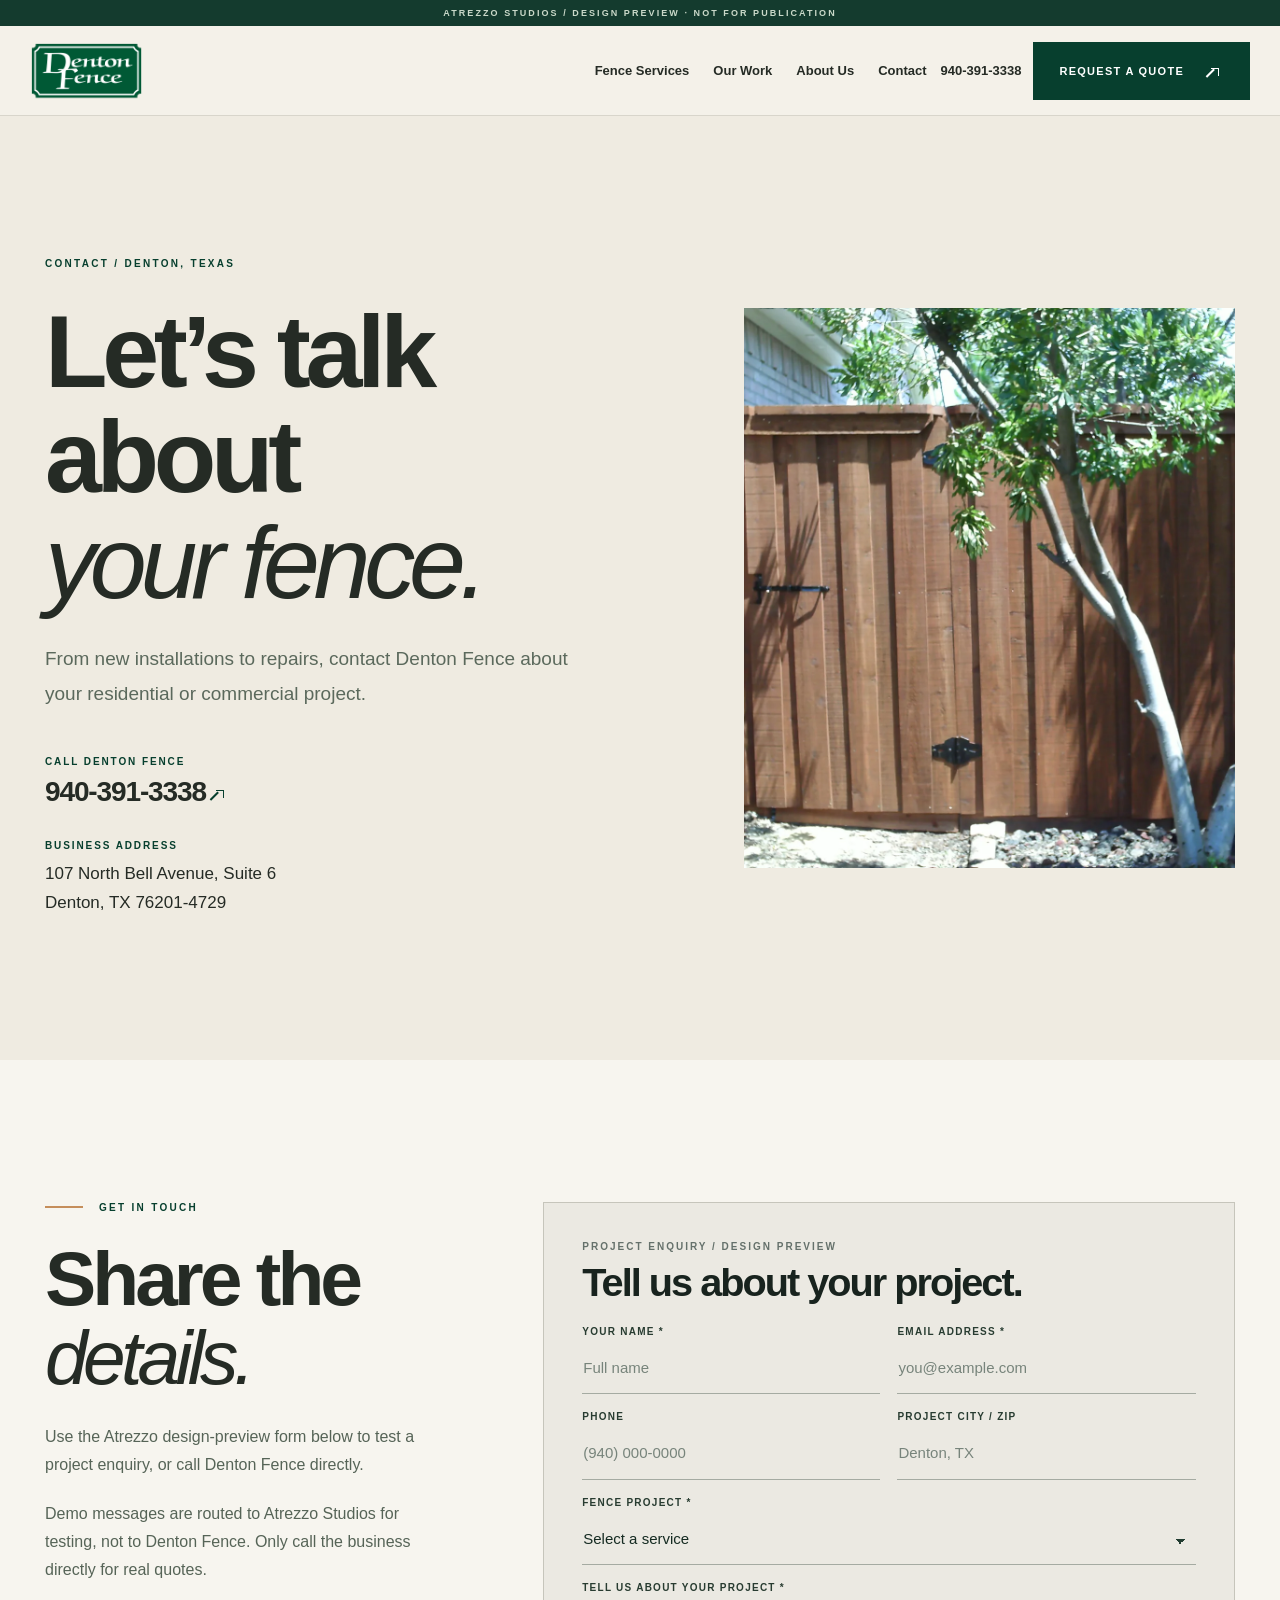
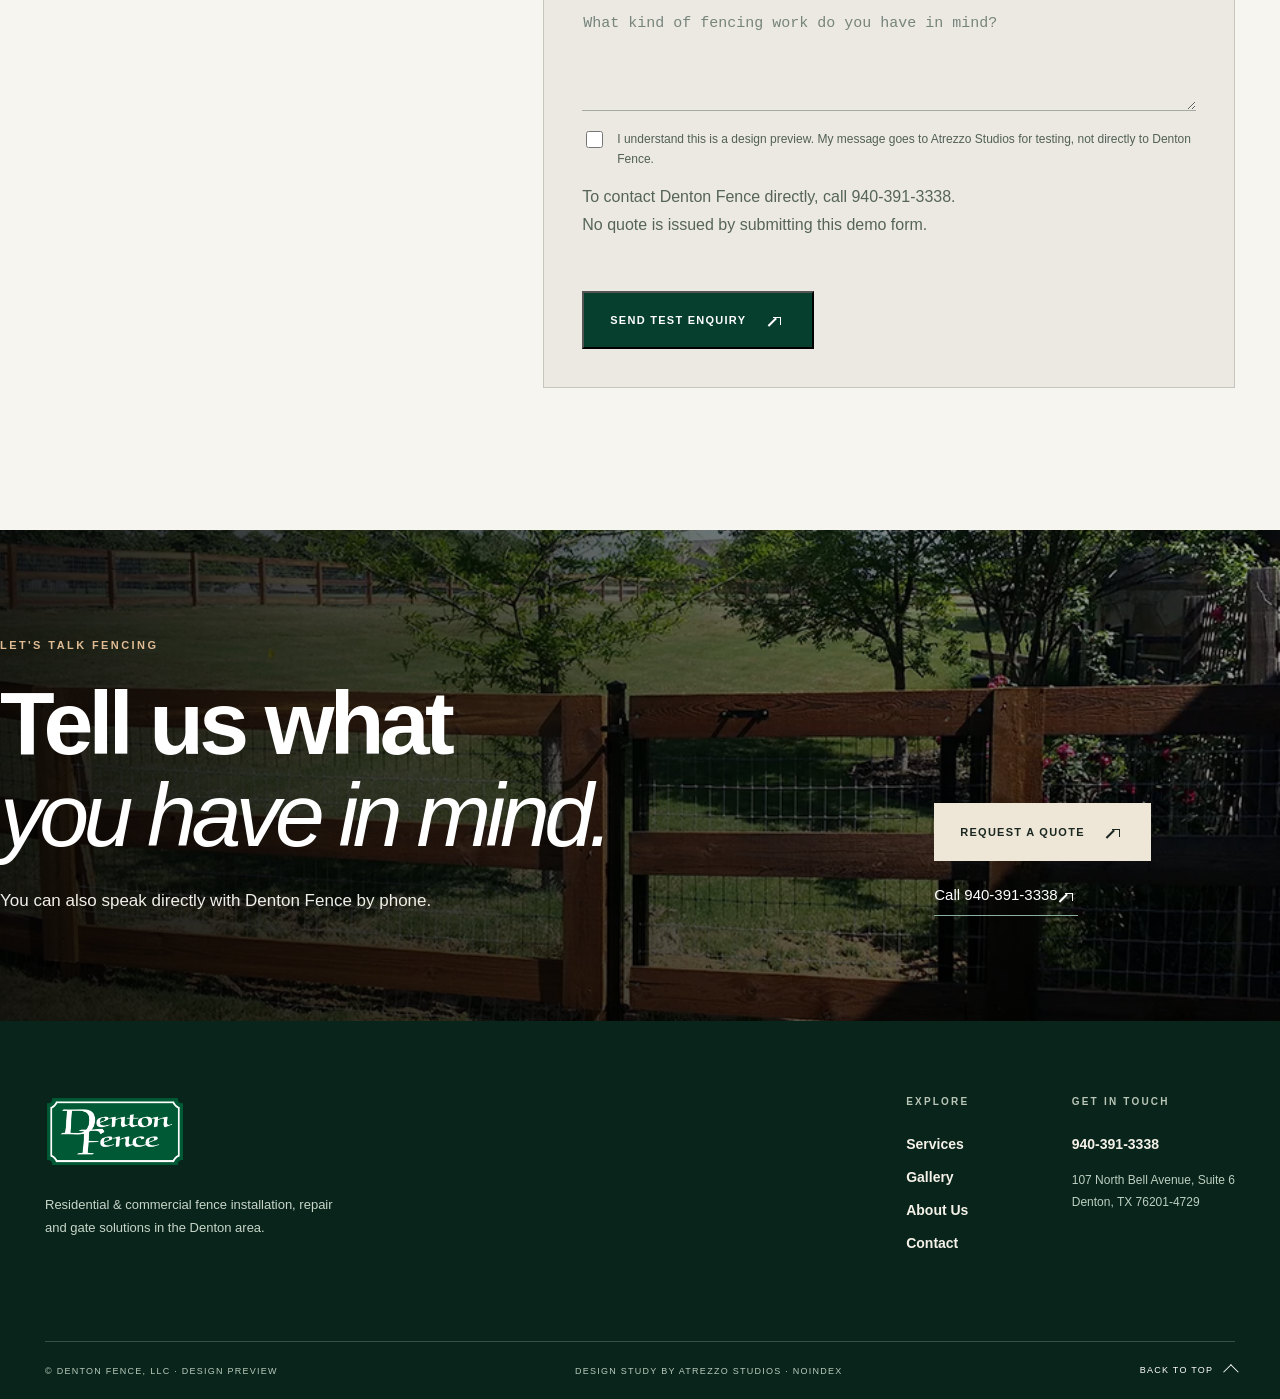
<file: contact/index.html>
<!DOCTYPE html>
<html lang="en"><head><meta charset="utf-8"/><meta content="width=device-width, initial-scale=1" name="viewport"/><meta content="#0c3327" name="theme-color"/><meta content="noindex,nofollow,noarchive" name="robots"/><meta content="Contact Denton Fence, LLC by phone or through the Atrezzo design-preview contact form; residential and commercial fence inquiries." name="description"/><meta content="Request a Fence Quote in Denton, TX" property="og:title"/><meta content="Contact Denton Fence, LLC by phone or through the Atrezzo design-preview contact form; residential and commercial fence inquiries." property="og:description"/><meta content="website" property="og:type"/><title>Request a Fence Quote in Denton, TX | Denton Fence, LLC — Design Preview</title><link href="../assets/styles.css" rel="stylesheet"/><link href="../assets/inner.css" rel="stylesheet"/><script defer="" src="../assets/app.js"></script><script defer="" src="../assets/inner.js"></script><link rel="stylesheet" href="../assets/refinements.css"/><script defer src="../assets/refinements.js"></script></head><body><a class="skip-link" href="#main">Skip to content</a><div class="demo-notice" role="note">ATREZZO STUDIOS / DESIGN PREVIEW · NOT FOR PUBLICATION</div><header class="site-header" id="top"><div class="header-inner"><a aria-label="Denton Fence home" class="brand" href="../index.html"><img alt="Denton Fence, LLC" class="" decoding="async" height="128" loading="lazy" src="../assets/images/denton-fence-original-logo.png" width="250"/></a><nav aria-label="Main navigation" class="desktop-nav"><a href="../services/">Fence Services</a><a href="../gallery/">Our Work</a><a href="../about-us/">About Us</a><a href="../contact/">Contact</a></nav><div class="header-actions"><a class="header-phone" href="tel:+19403913338">940-391-3338</a><a class="header-cta" href="../contact/#quote-form">Request a Quote <span aria-hidden="true"><span class="ui-arrow" aria-hidden="true"></span></span></a></div><button aria-controls="mobile-menu" aria-expanded="false" aria-label="Open navigation" class="menu-toggle" type="button"><span></span><span></span></button></div><nav aria-label="Mobile navigation" class="mobile-nav" hidden="" id="mobile-menu"><a href="../index.html">Home</a><a href="../services/">Fence Services</a><a href="../gallery/">Our Work</a><a href="../about-us/">About Us</a><a href="../contact/">Contact</a><a class="mobile-call" href="tel:+19403913338">Call 940-391-3338 <span class="ui-arrow" aria-hidden="true"></span></a></nav></header><main id="main"><section class="contact-intro section-pad"><div class="container contact-grid"><div><span class="eyebrow dark">CONTACT / DENTON, TEXAS</span><h1>Let’s talk about<br/><em>your fence.</em></h1><p>From new installations to repairs, contact Denton Fence about your residential or commercial project.</p><div class="contact-details"><div><span>CALL DENTON FENCE</span><a href="tel:+19403913338">940-391-3338 <span class="ui-arrow" aria-hidden="true"></span></a></div><div><span>BUSINESS ADDRESS</span><address>107 North Bell Avenue, Suite 6<br/>Denton, TX 76201-4729</address></div></div></div><div class="contact-side"><img alt="Wood privacy fence and gate from Denton Fence gallery" class="" decoding="async" height="900" loading="lazy" src="../assets/images/denton-cedar-wood-gate-gallery.webp" width="1200"/></div></div></section><section class="contact-form-section section-pad" id="quote-form"><div class="container form-section-grid"><div><span class="eyebrow dark"><span class="eyebrow-line"></span> GET IN TOUCH</span><h2>Share the <em>details.</em></h2><p>Use the Atrezzo design-preview form below to test a project enquiry, or call Denton Fence directly.</p><p>Demo messages are routed to Atrezzo Studios for testing, not to Denton Fence. Only call the business directly for real quotes.</p></div><div class="form-frame"><div class="quote-editorial"><div class="quote-form-head"><small>PROJECT ENQUIRY / DESIGN PREVIEW</small><h3>Tell us about your project.</h3></div><form class="quote-form" action="https://formsubmit.co/atrezzostudiosv@gmail.com" method="POST" autocomplete="on"><div class="quote-form-grid">
<div class="quote-field"><label for="inline-name">Your name *</label><input id="inline-name" name="name" type="text" required maxlength="100" autocomplete="name" placeholder="Full name"/></div>
<div class="quote-field"><label for="inline-email">Email address *</label><input id="inline-email" name="email" type="email" required maxlength="150" autocomplete="email" placeholder="you@example.com"/></div>
<div class="quote-field"><label for="inline-phone">Phone</label><input id="inline-phone" name="phone" type="tel" maxlength="35" autocomplete="tel" placeholder="(940) 000-0000"/></div>
<div class="quote-field"><label for="inline-location">Project city / ZIP</label><input id="inline-location" name="location" type="text" maxlength="120" autocomplete="address-level2" placeholder="Denton, TX"/></div>
<div class="quote-field wide"><label for="inline-service">Fence project *</label><select name="service" id="inline-service" required><option value="">Select a service</option><option value="wood-privacy-fences">Wood Privacy Fences</option><option value="ornamental-iron-fences">Ornamental Iron</option><option value="chain-link-fences">Chain Link</option><option value="ranch-style-fences">Ranch Style</option><option value="vinyl-fences">Vinyl Fences</option><option value="fence-staining">Fence Staining</option><option value="fence-repairs">Fence Repairs</option><option value="driveway-gates">Driveway Gates</option><option value="gate-operators">Gate Operators</option><option value="other">Other / Not Sure</option></select></div>
<div class="quote-field wide"><label for="inline-message">Tell us about your project *</label><textarea id="inline-message" name="message" minlength="10" maxlength="4000" required placeholder="What kind of fencing work do you have in mind?"></textarea></div></div>
<input type="hidden" name="_subject" value="[ATREZZO TEST] Denton Fence quote enquiry"/>
<input type="hidden" name="_template" value="table"/><input type="hidden" name="_captcha" value="false"/>
<input type="hidden" name="project_source" value="Denton Fence design preview"/>
<input type="text" name="_honey" class="quote-honey" tabindex="-1" autocomplete="off" aria-hidden="true"/>
<label class="quote-privacy"><input type="checkbox" name="preview_consent" value="yes" required/><span>I understand this is a design preview. My message goes to Atrezzo Studios for testing, not directly to Denton Fence.</span></label>
<p class="quote-preview-notice">To contact Denton Fence directly, call <a href="tel:+19403913338">940-391-3338</a>. No quote is issued by submitting this demo form.</p>
<div class="quote-actions"><button class="button button-dark quote-submit" type="submit">Send test enquiry <span class="ui-arrow" aria-hidden="true"></span></button><p class="quote-status" role="status" aria-live="polite"></p></div></form></div></div></div></section><section class="inner-quote"><div class="container inner-quote-grid"><div><span class="mini-kicker">LET'S TALK FENCING</span><h2>Tell us what<br/><em>you have in mind.</em></h2><p>You can also speak directly with Denton Fence by phone.</p></div><div class="quote-links"><a class="button button-cream" href="../contact/#quote-form">Request a Quote <span class="ui-arrow" aria-hidden="true"></span></a><a href="tel:+19403913338">Call 940-391-3338 <span class="ui-arrow" aria-hidden="true"></span></a></div></div></section></main><footer class="footer"><div class="container footer-inner"><div class="footer-brand"><img alt="Denton Fence, LLC" class="" decoding="async" height="128" loading="lazy" src="../assets/images/denton-fence-original-logo.png" width="250"/><p>Residential &amp; commercial fence installation, repair and gate solutions in the Denton area.</p></div><div class="footer-links"><div><span>EXPLORE</span><a href="../services/">Services</a><a href="../gallery/">Gallery</a><a href="../about-us/">About Us</a><a href="../contact/">Contact</a></div><div><span>GET IN TOUCH</span><a href="tel:+19403913338">940-391-3338</a><p>107 North Bell Avenue, Suite 6<br/>Denton, TX 76201-4729</p></div></div></div><div class="container footer-bottom"><span>© DENTON FENCE, LLC · DESIGN PREVIEW</span><span>DESIGN STUDY BY ATREZZO STUDIOS · NOINDEX</span><a href="#top">BACK TO TOP <span class="ui-up" aria-hidden="true"></span></a></div></footer></body></html>
</file>
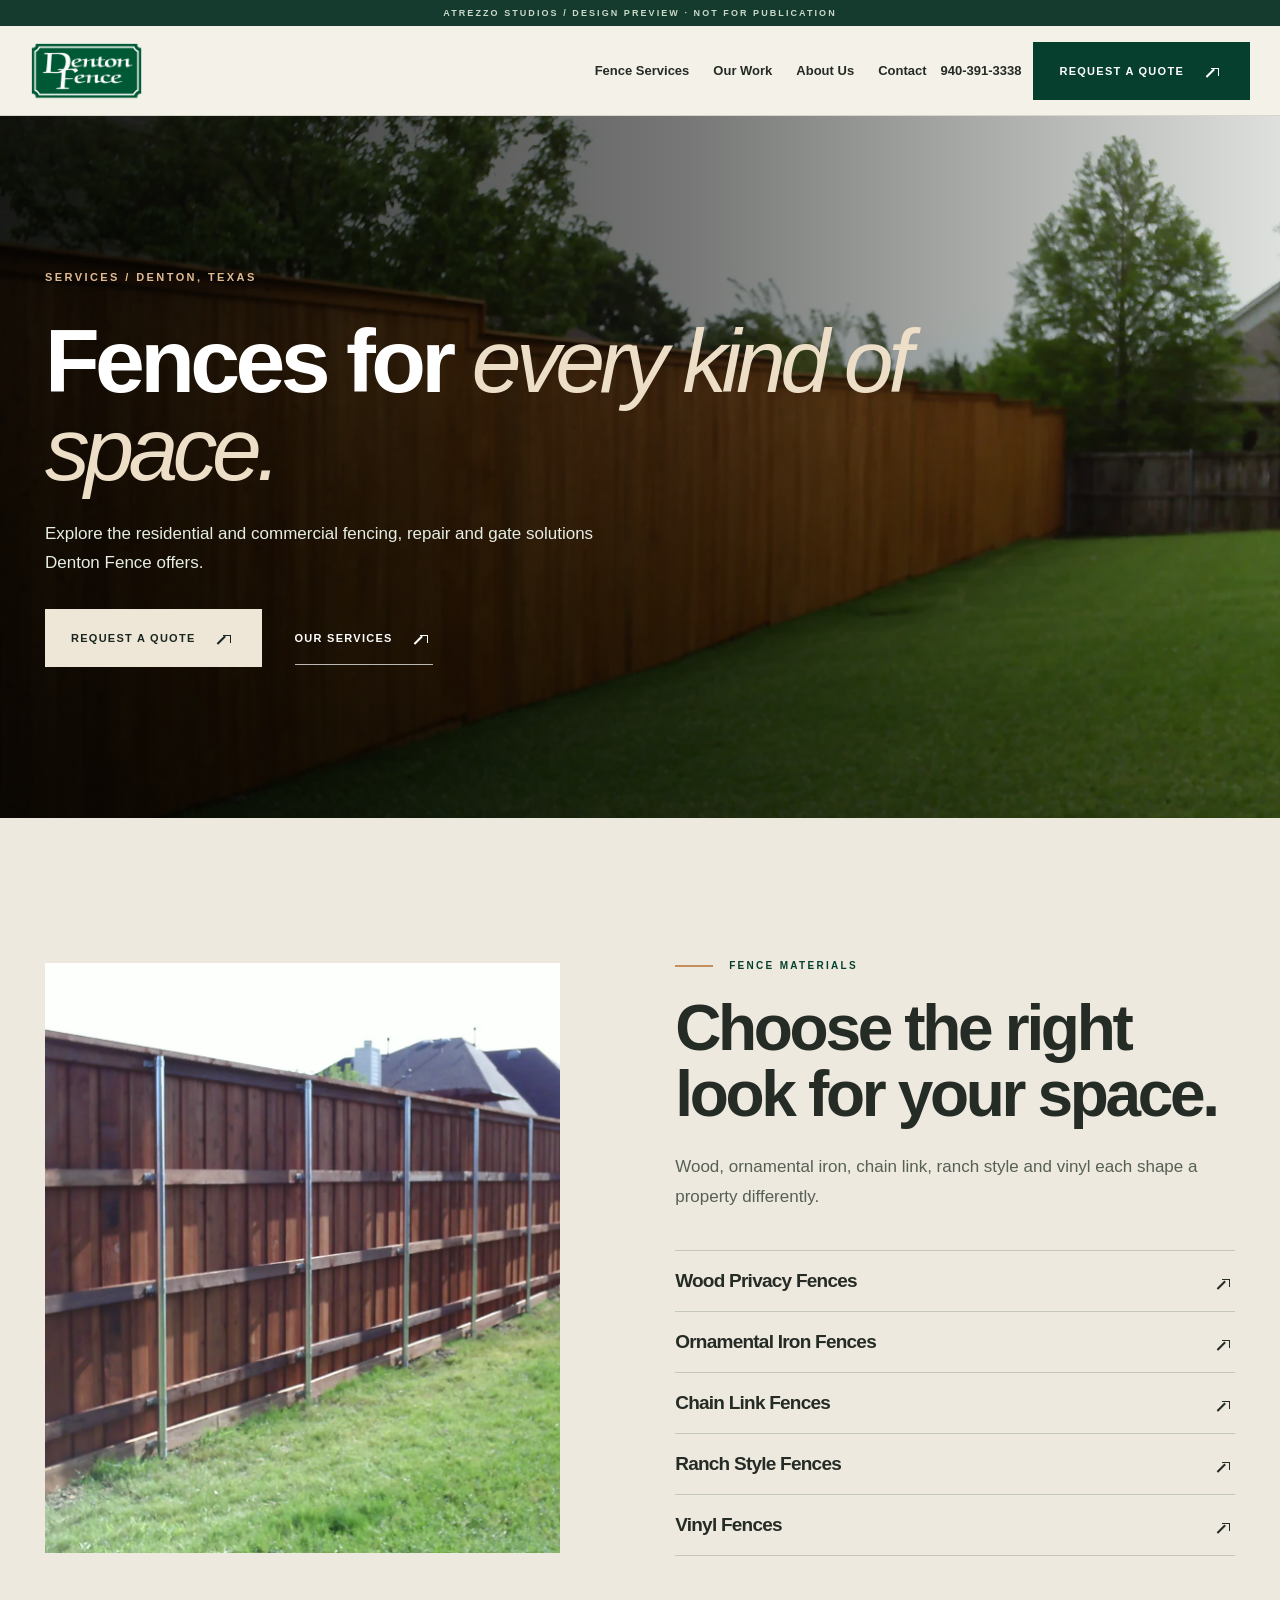
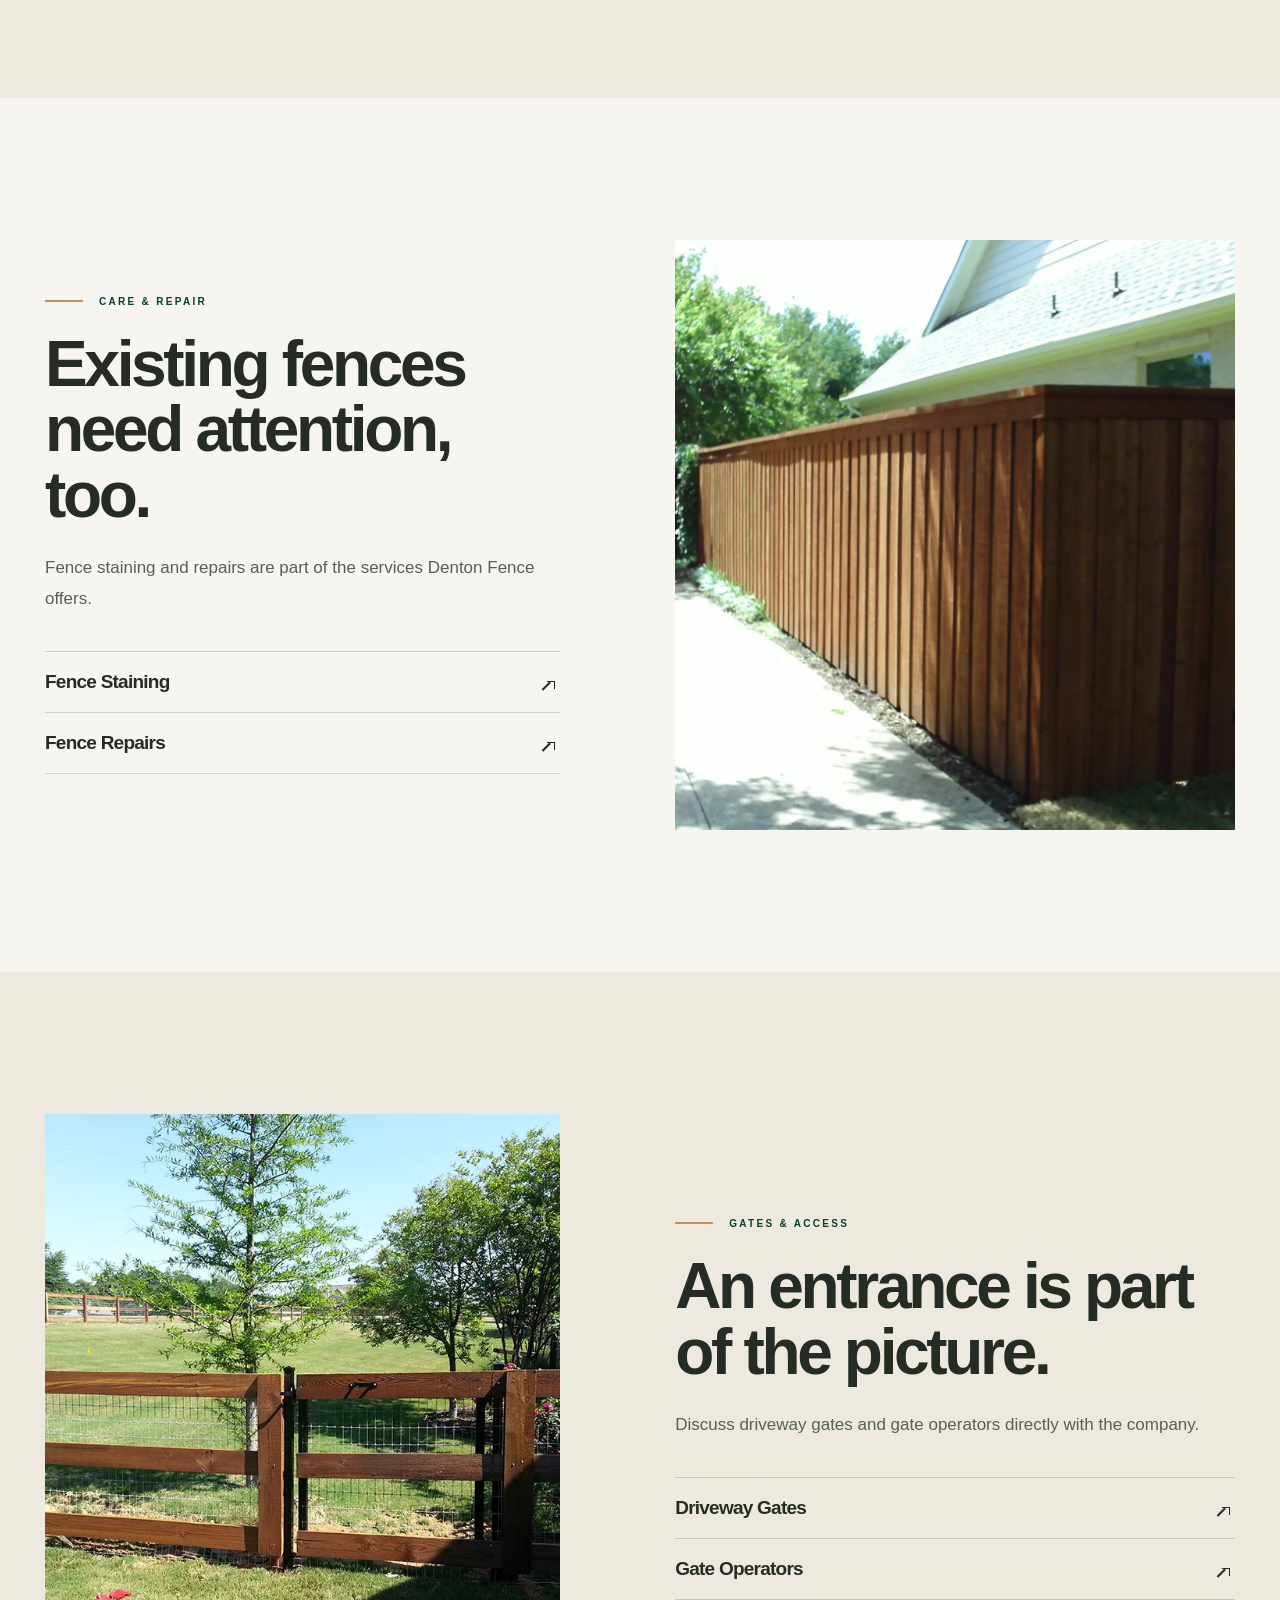
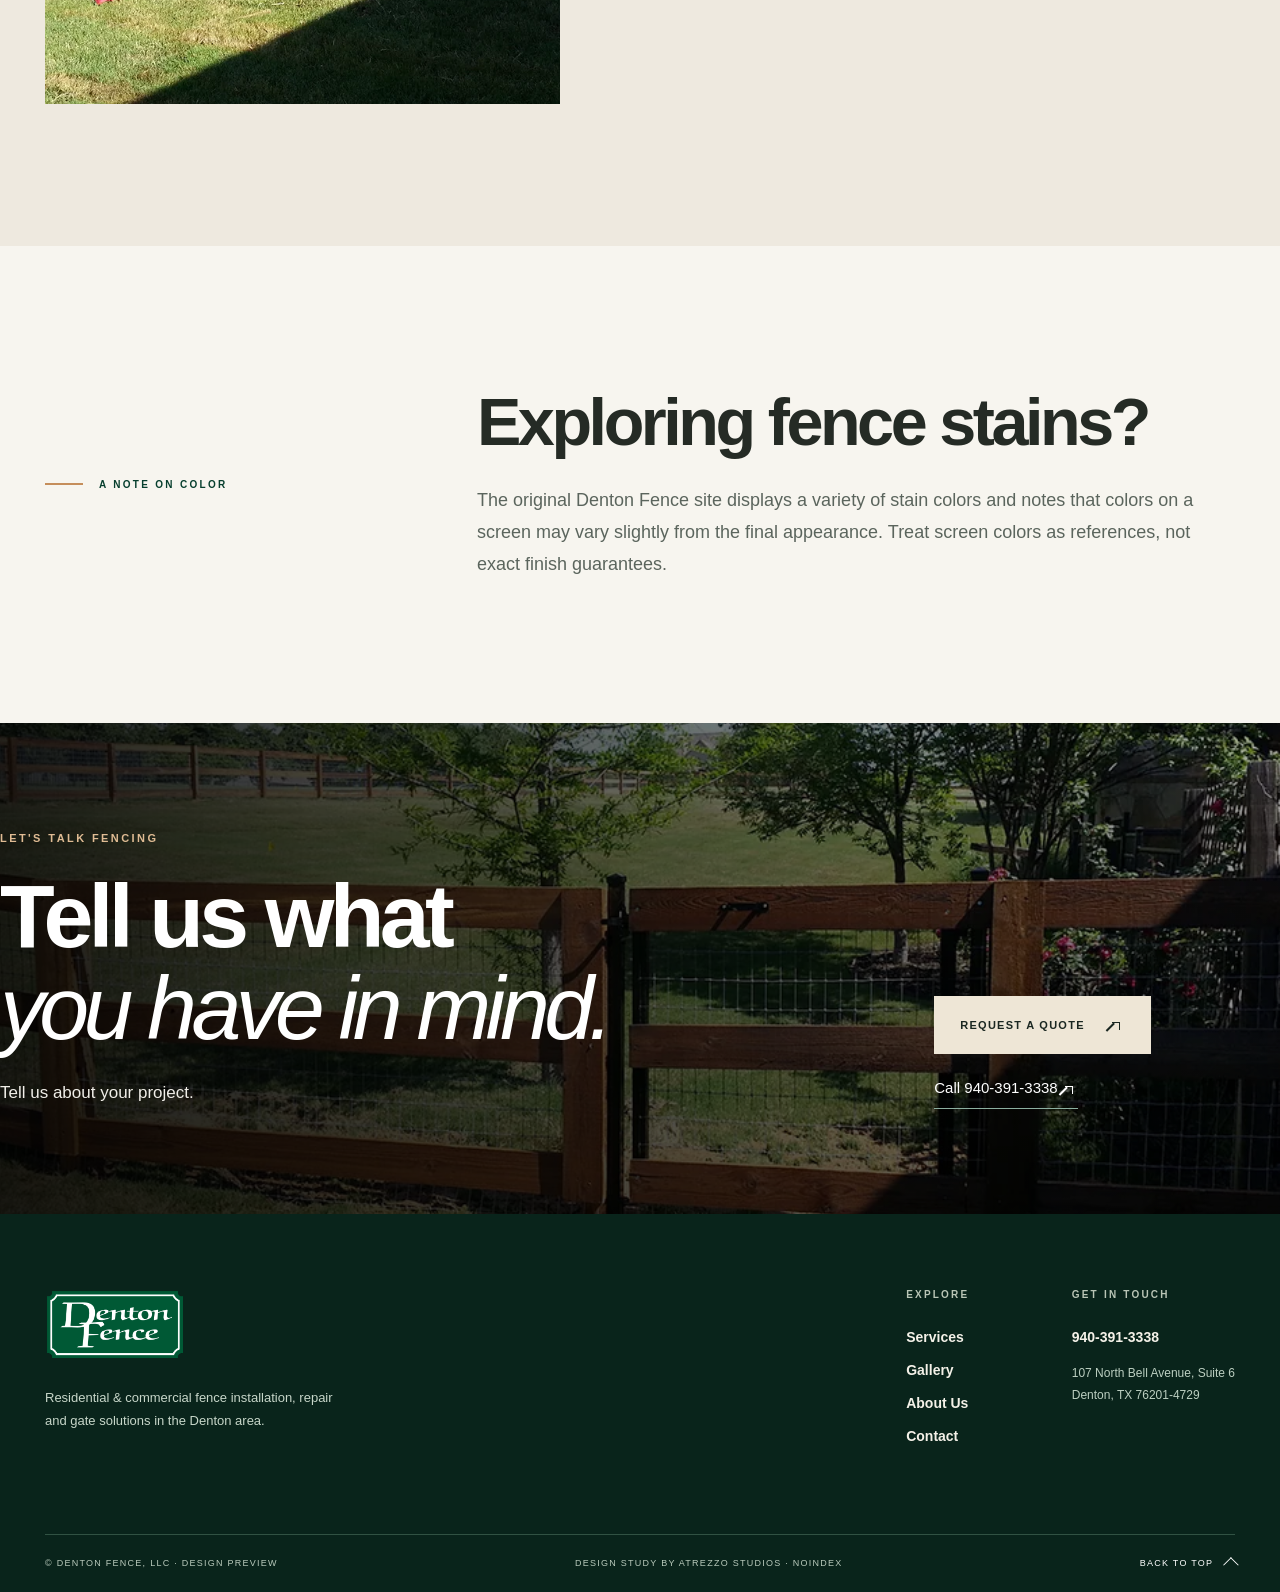
<file: services/index.html>
<!DOCTYPE html>
<html lang="en"><head><meta charset="utf-8"/><meta content="width=device-width, initial-scale=1" name="viewport"/><meta content="#0c3327" name="theme-color"/><meta content="noindex,nofollow,noarchive" name="robots"/><meta content="Wood, iron, chain link, ranch, vinyl, staining, fence repairs, driveway gates and gate operators." name="description"/><meta content="Fence Installation &amp; Repair Services in Denton, TX" property="og:title"/><meta content="Wood, iron, chain link, ranch, vinyl, staining, fence repairs, driveway gates and gate operators." property="og:description"/><meta content="website" property="og:type"/><title>Fence Installation &amp; Repair Services in Denton, TX | Denton Fence, LLC — Design Preview</title><link href="../assets/styles.css" rel="stylesheet"/><link href="../assets/inner.css" rel="stylesheet"/><script defer="" src="../assets/app.js"></script><script defer="" src="../assets/inner.js"></script><link rel="stylesheet" href="../assets/refinements.css"/><script defer src="../assets/refinements.js"></script></head><body><a class="skip-link" href="#main">Skip to content</a><div class="demo-notice" role="note">ATREZZO STUDIOS / DESIGN PREVIEW · NOT FOR PUBLICATION</div><header class="site-header" id="top"><div class="header-inner"><a aria-label="Denton Fence home" class="brand" href="../index.html"><img alt="Denton Fence, LLC" class="" decoding="async" height="128" loading="lazy" src="../assets/images/denton-fence-original-logo.png" width="250"/></a><nav aria-label="Main navigation" class="desktop-nav"><a href="../services/">Fence Services</a><a href="../gallery/">Our Work</a><a href="../about-us/">About Us</a><a href="../contact/">Contact</a></nav><div class="header-actions"><a class="header-phone" href="tel:+19403913338">940-391-3338</a><a class="header-cta" href="../contact/#quote-form">Request a Quote <span aria-hidden="true"><span class="ui-arrow" aria-hidden="true"></span></span></a></div><button aria-controls="mobile-menu" aria-expanded="false" aria-label="Open navigation" class="menu-toggle" type="button"><span></span><span></span></button></div><nav aria-label="Mobile navigation" class="mobile-nav" hidden="" id="mobile-menu"><a href="../index.html">Home</a><a href="../services/">Fence Services</a><a href="../gallery/">Our Work</a><a href="../about-us/">About Us</a><a href="../contact/">Contact</a><a class="mobile-call" href="tel:+19403913338">Call 940-391-3338 <span class="ui-arrow" aria-hidden="true"></span></a></nav></header><main id="main"><section class="inner-hero"><div class="inner-hero-image"><img alt="Example of fencing displayed in Denton Fence’s project gallery" class="" decoding="async" height="1440" loading="eager" src="../assets/images/denton-tx-cedar-privacy-fence-hero.webp" width="1920"/></div><div class="inner-hero-wash"></div><div class="container inner-hero-content"><span class="mini-kicker">SERVICES / DENTON, TEXAS</span><h1>Fences for <em>every kind of space.</em></h1><p>Explore the residential and commercial fencing, repair and gate solutions Denton Fence offers.</p><div class="hero-buttons"><a class="button button-cream" href="../contact/#quote-form">Request a Quote <span aria-hidden="true"><span class="ui-arrow" aria-hidden="true"></span></span></a><a class="button button-text-light" href="../services/">OUR SERVICES <span class="ui-arrow" aria-hidden="true"></span></a></div></div></section><section class="category-band section-pad"><div class="container category-layout"><div class="category-art"><img alt="Choose the right look for your space." class="" decoding="async" height="960" loading="lazy" src="../assets/images/denton-wood-fence-installation.webp" width="1280"/></div><div class="category-copy"><div class="eyebrow dark"><span class="eyebrow-line"></span>FENCE MATERIALS</div><h2>Choose the right look for your space.</h2><p>Wood, ornamental iron, chain link, ranch style and vinyl each shape a property differently.</p><div class="category-links"><a href="../services/wood-privacy-fences/"><span>Wood Privacy Fences</span><span aria-hidden="true"><span class="ui-arrow" aria-hidden="true"></span></span></a><a href="../services/ornamental-iron-fences/"><span>Ornamental Iron Fences</span><span aria-hidden="true"><span class="ui-arrow" aria-hidden="true"></span></span></a><a href="../services/chain-link-fences/"><span>Chain Link Fences</span><span aria-hidden="true"><span class="ui-arrow" aria-hidden="true"></span></span></a><a href="../services/ranch-style-fences/"><span>Ranch Style Fences</span><span aria-hidden="true"><span class="ui-arrow" aria-hidden="true"></span></span></a><a href="../services/vinyl-fences/"><span>Vinyl Fences</span><span aria-hidden="true"><span class="ui-arrow" aria-hidden="true"></span></span></a></div></div></div></section><section class="category-band section-pad category-reverse"><div class="container category-layout"><div class="category-art"><img alt="Existing fences need attention, too." class="" decoding="async" height="1050" loading="lazy" src="../assets/images/denton-wood-privacy-fence-detail.webp" width="1400"/></div><div class="category-copy"><div class="eyebrow dark"><span class="eyebrow-line"></span>CARE &amp; REPAIR</div><h2>Existing fences need attention, too.</h2><p>Fence staining and repairs are part of the services Denton Fence offers.</p><div class="category-links"><a href="../services/fence-staining/"><span>Fence Staining</span><span aria-hidden="true"><span class="ui-arrow" aria-hidden="true"></span></span></a><a href="../services/fence-repairs/"><span>Fence Repairs</span><span aria-hidden="true"><span class="ui-arrow" aria-hidden="true"></span></span></a></div></div></div></section><section class="category-band section-pad"><div class="container category-layout"><div class="category-art"><img alt="An entrance is part of the picture." class="" decoding="async" height="756" loading="lazy" src="../assets/images/denton-ranch-wood-gate.webp" width="1008"/></div><div class="category-copy"><div class="eyebrow dark"><span class="eyebrow-line"></span>GATES &amp; ACCESS</div><h2>An entrance is part of the picture.</h2><p>Discuss driveway gates and gate operators directly with the company.</p><div class="category-links"><a href="../services/driveway-gates/"><span>Driveway Gates</span><span aria-hidden="true"><span class="ui-arrow" aria-hidden="true"></span></span></a><a href="../services/gate-operators/"><span>Gate Operators</span><span aria-hidden="true"><span class="ui-arrow" aria-hidden="true"></span></span></a></div></div></div></section><section class="inner-editorial section-pad"><div class="container editorial-split"><div class="eyebrow dark"><span class="eyebrow-line"></span> A NOTE ON COLOR</div><div><h2>Exploring fence stains?</h2><p>The original Denton Fence site displays a variety of stain colors and notes that colors on a screen may vary slightly from the final appearance. Treat screen colors as references, not exact finish guarantees.</p></div></div></section><section class="inner-quote"><div class="container inner-quote-grid"><div><span class="mini-kicker">LET'S TALK FENCING</span><h2>Tell us what<br/><em>you have in mind.</em></h2><p>Tell us about your project.</p></div><div class="quote-links"><a class="button button-cream" href="../contact/#quote-form">Request a Quote <span class="ui-arrow" aria-hidden="true"></span></a><a href="tel:+19403913338">Call 940-391-3338 <span class="ui-arrow" aria-hidden="true"></span></a></div></div></section></main><footer class="footer"><div class="container footer-inner"><div class="footer-brand"><img alt="Denton Fence, LLC" class="" decoding="async" height="128" loading="lazy" src="../assets/images/denton-fence-original-logo.png" width="250"/><p>Residential &amp; commercial fence installation, repair and gate solutions in the Denton area.</p></div><div class="footer-links"><div><span>EXPLORE</span><a href="../services/">Services</a><a href="../gallery/">Gallery</a><a href="../about-us/">About Us</a><a href="../contact/">Contact</a></div><div><span>GET IN TOUCH</span><a href="tel:+19403913338">940-391-3338</a><p>107 North Bell Avenue, Suite 6<br/>Denton, TX 76201-4729</p></div></div></div><div class="container footer-bottom"><span>© DENTON FENCE, LLC · DESIGN PREVIEW</span><span>DESIGN STUDY BY ATREZZO STUDIOS · NOINDEX</span><a href="#top">BACK TO TOP <span class="ui-up" aria-hidden="true"></span></a></div></footer></body></html>
</file>
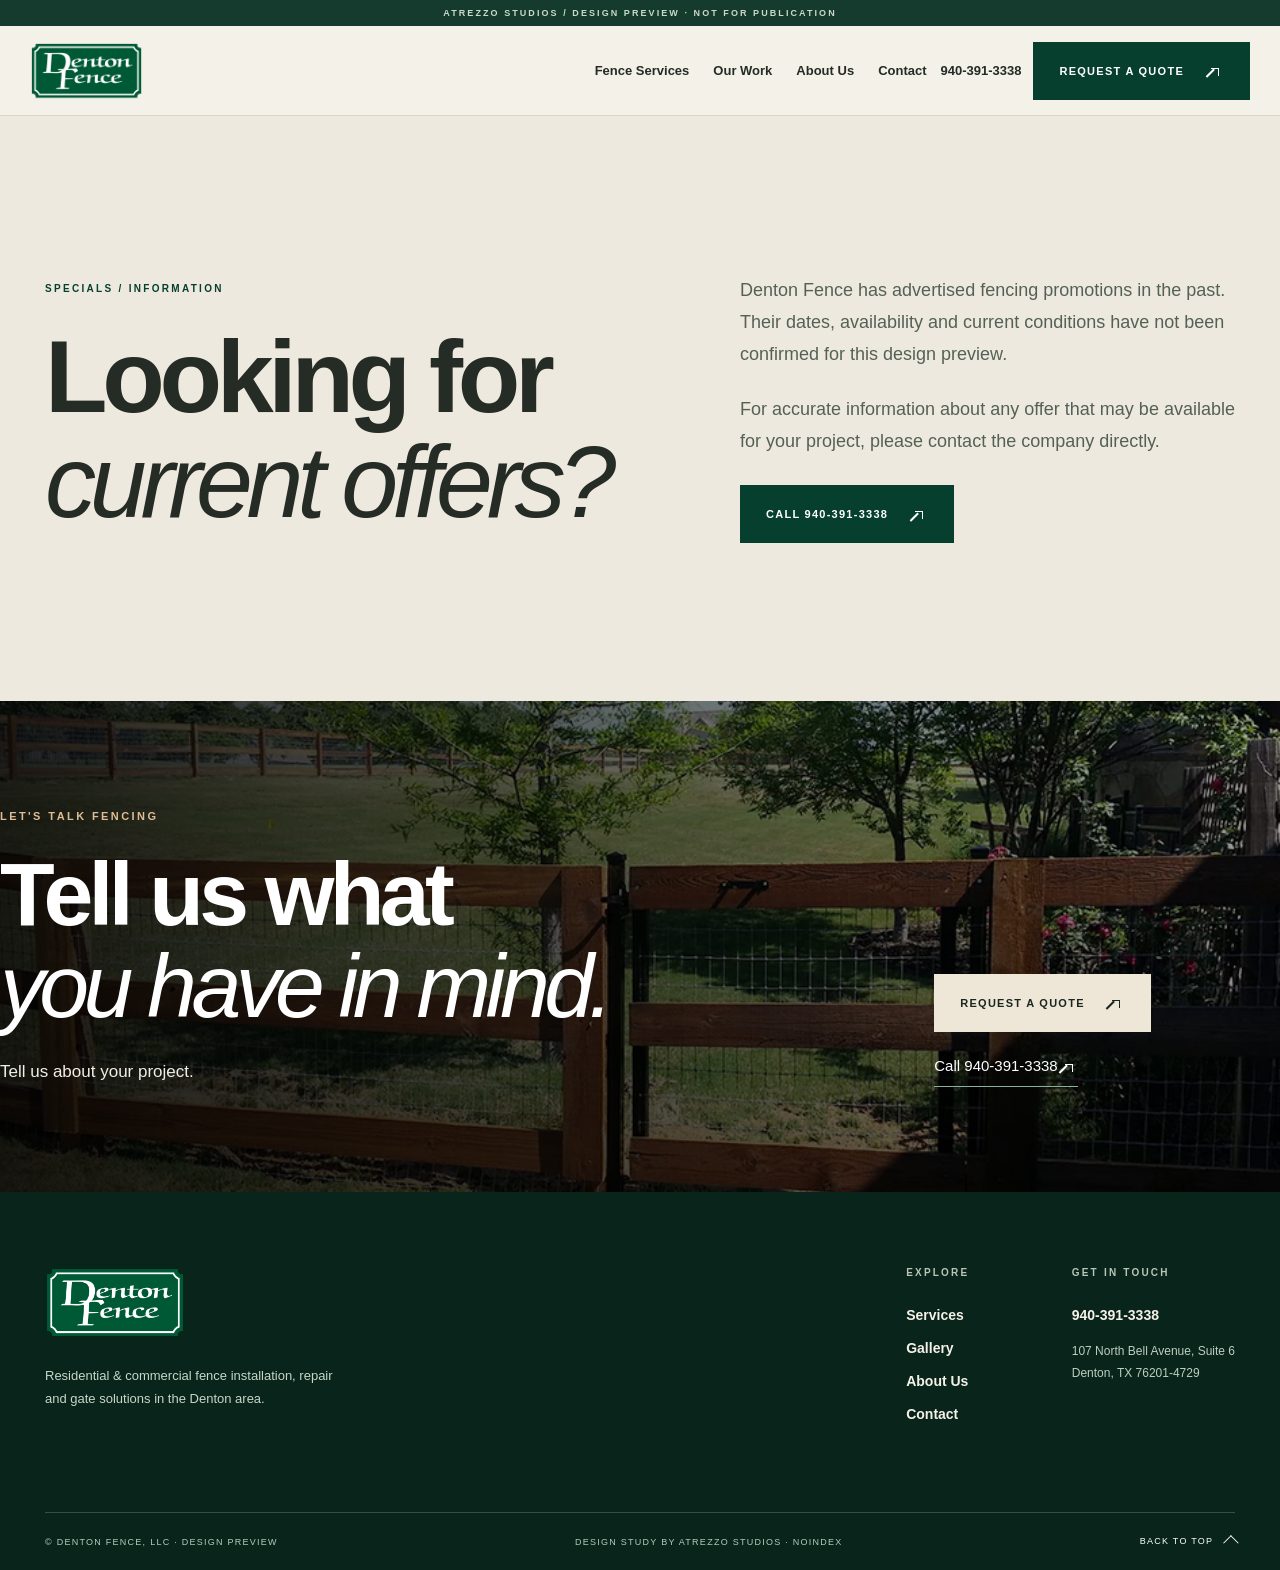
<file: specials/index.html>
<!DOCTYPE html>
<html lang="en"><head><meta charset="utf-8"/><meta content="width=device-width, initial-scale=1" name="viewport"/><meta content="#0c3327" name="theme-color"/><meta content="noindex,nofollow,noarchive" name="robots"/><meta content="Check with Denton Fence, LLC to confirm currently available fencing promotions and eligibility." name="description"/><meta content="Fence Specials — Contact to Confirm | Denton Fence" property="og:title"/><meta content="Check with Denton Fence, LLC to confirm currently available fencing promotions and eligibility." property="og:description"/><meta content="website" property="og:type"/><title>Fence Specials — Contact to Confirm | Denton Fence | Denton Fence, LLC — Design Preview</title><link href="../assets/styles.css" rel="stylesheet"/><link href="../assets/inner.css" rel="stylesheet"/><script defer="" src="../assets/app.js"></script><script defer="" src="../assets/inner.js"></script><link rel="stylesheet" href="../assets/refinements.css"/><script defer src="../assets/refinements.js"></script></head><body><a class="skip-link" href="#main">Skip to content</a><div class="demo-notice" role="note">ATREZZO STUDIOS / DESIGN PREVIEW · NOT FOR PUBLICATION</div><header class="site-header" id="top"><div class="header-inner"><a aria-label="Denton Fence home" class="brand" href="../index.html"><img alt="Denton Fence, LLC" class="" decoding="async" height="128" loading="lazy" src="../assets/images/denton-fence-original-logo.png" width="250"/></a><nav aria-label="Main navigation" class="desktop-nav"><a href="../services/">Fence Services</a><a href="../gallery/">Our Work</a><a href="../about-us/">About Us</a><a href="../contact/">Contact</a></nav><div class="header-actions"><a class="header-phone" href="tel:+19403913338">940-391-3338</a><a class="header-cta" href="../contact/#quote-form">Request a Quote <span aria-hidden="true"><span class="ui-arrow" aria-hidden="true"></span></span></a></div><button aria-controls="mobile-menu" aria-expanded="false" aria-label="Open navigation" class="menu-toggle" type="button"><span></span><span></span></button></div><nav aria-label="Mobile navigation" class="mobile-nav" hidden="" id="mobile-menu"><a href="../index.html">Home</a><a href="../services/">Fence Services</a><a href="../gallery/">Our Work</a><a href="../about-us/">About Us</a><a href="../contact/">Contact</a><a class="mobile-call" href="tel:+19403913338">Call 940-391-3338 <span class="ui-arrow" aria-hidden="true"></span></a></nav></header><main id="main"><section class="special-intro section-pad"><div class="container special-layout"><div><span class="eyebrow dark">SPECIALS / INFORMATION</span><h1>Looking for <em>current offers?</em></h1></div><div><p>Denton Fence has advertised fencing promotions in the past. Their dates, availability and current conditions have not been confirmed for this design preview.</p><p>For accurate information about any offer that may be available for your project, please contact the company directly.</p><a class="button button-dark" href="tel:+19403913338">Call 940-391-3338 <span class="ui-arrow" aria-hidden="true"></span></a></div></div></section><section class="inner-quote"><div class="container inner-quote-grid"><div><span class="mini-kicker">LET'S TALK FENCING</span><h2>Tell us what<br/><em>you have in mind.</em></h2><p>Tell us about your project.</p></div><div class="quote-links"><a class="button button-cream" href="../contact/#quote-form">Request a Quote <span class="ui-arrow" aria-hidden="true"></span></a><a href="tel:+19403913338">Call 940-391-3338 <span class="ui-arrow" aria-hidden="true"></span></a></div></div></section></main><footer class="footer"><div class="container footer-inner"><div class="footer-brand"><img alt="Denton Fence, LLC" class="" decoding="async" height="128" loading="lazy" src="../assets/images/denton-fence-original-logo.png" width="250"/><p>Residential &amp; commercial fence installation, repair and gate solutions in the Denton area.</p></div><div class="footer-links"><div><span>EXPLORE</span><a href="../services/">Services</a><a href="../gallery/">Gallery</a><a href="../about-us/">About Us</a><a href="../contact/">Contact</a></div><div><span>GET IN TOUCH</span><a href="tel:+19403913338">940-391-3338</a><p>107 North Bell Avenue, Suite 6<br/>Denton, TX 76201-4729</p></div></div></div><div class="container footer-bottom"><span>© DENTON FENCE, LLC · DESIGN PREVIEW</span><span>DESIGN STUDY BY ATREZZO STUDIOS · NOINDEX</span><a href="#top">BACK TO TOP <span class="ui-up" aria-hidden="true"></span></a></div></footer></body></html>
</file>
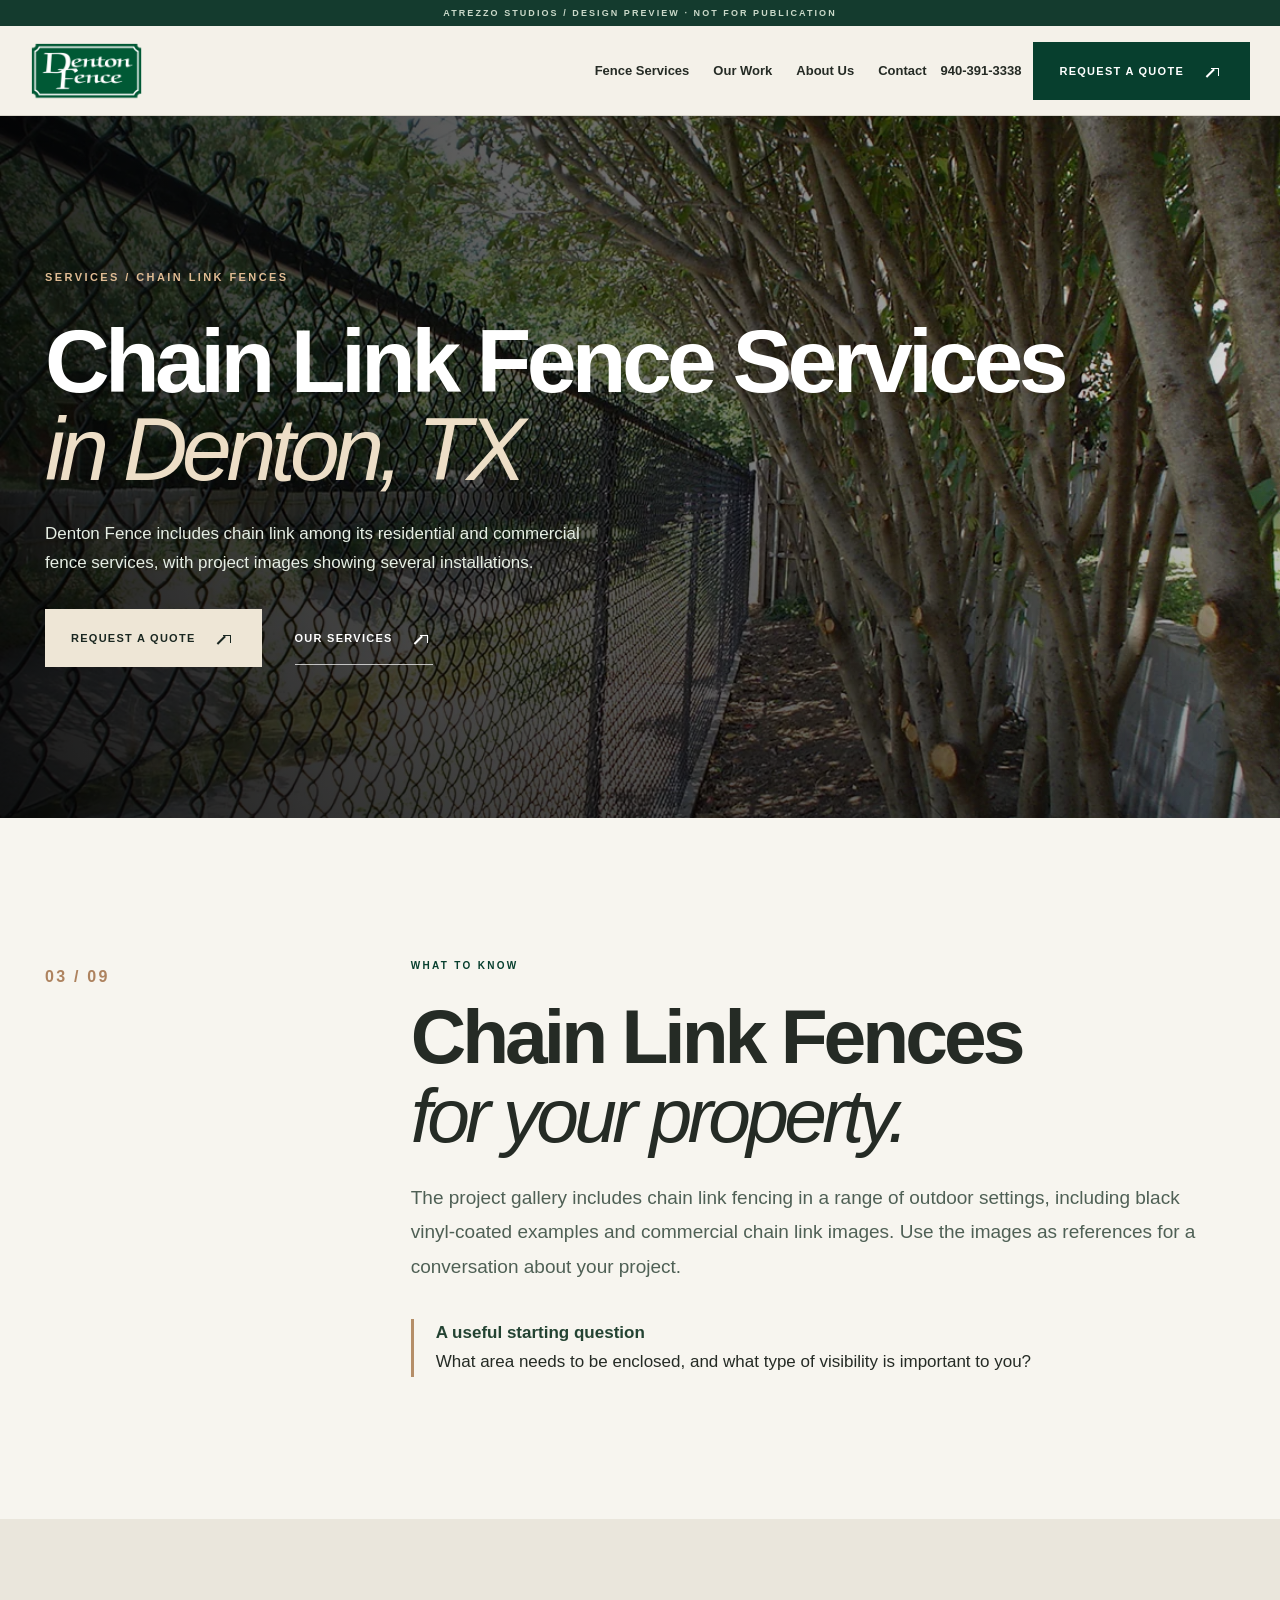
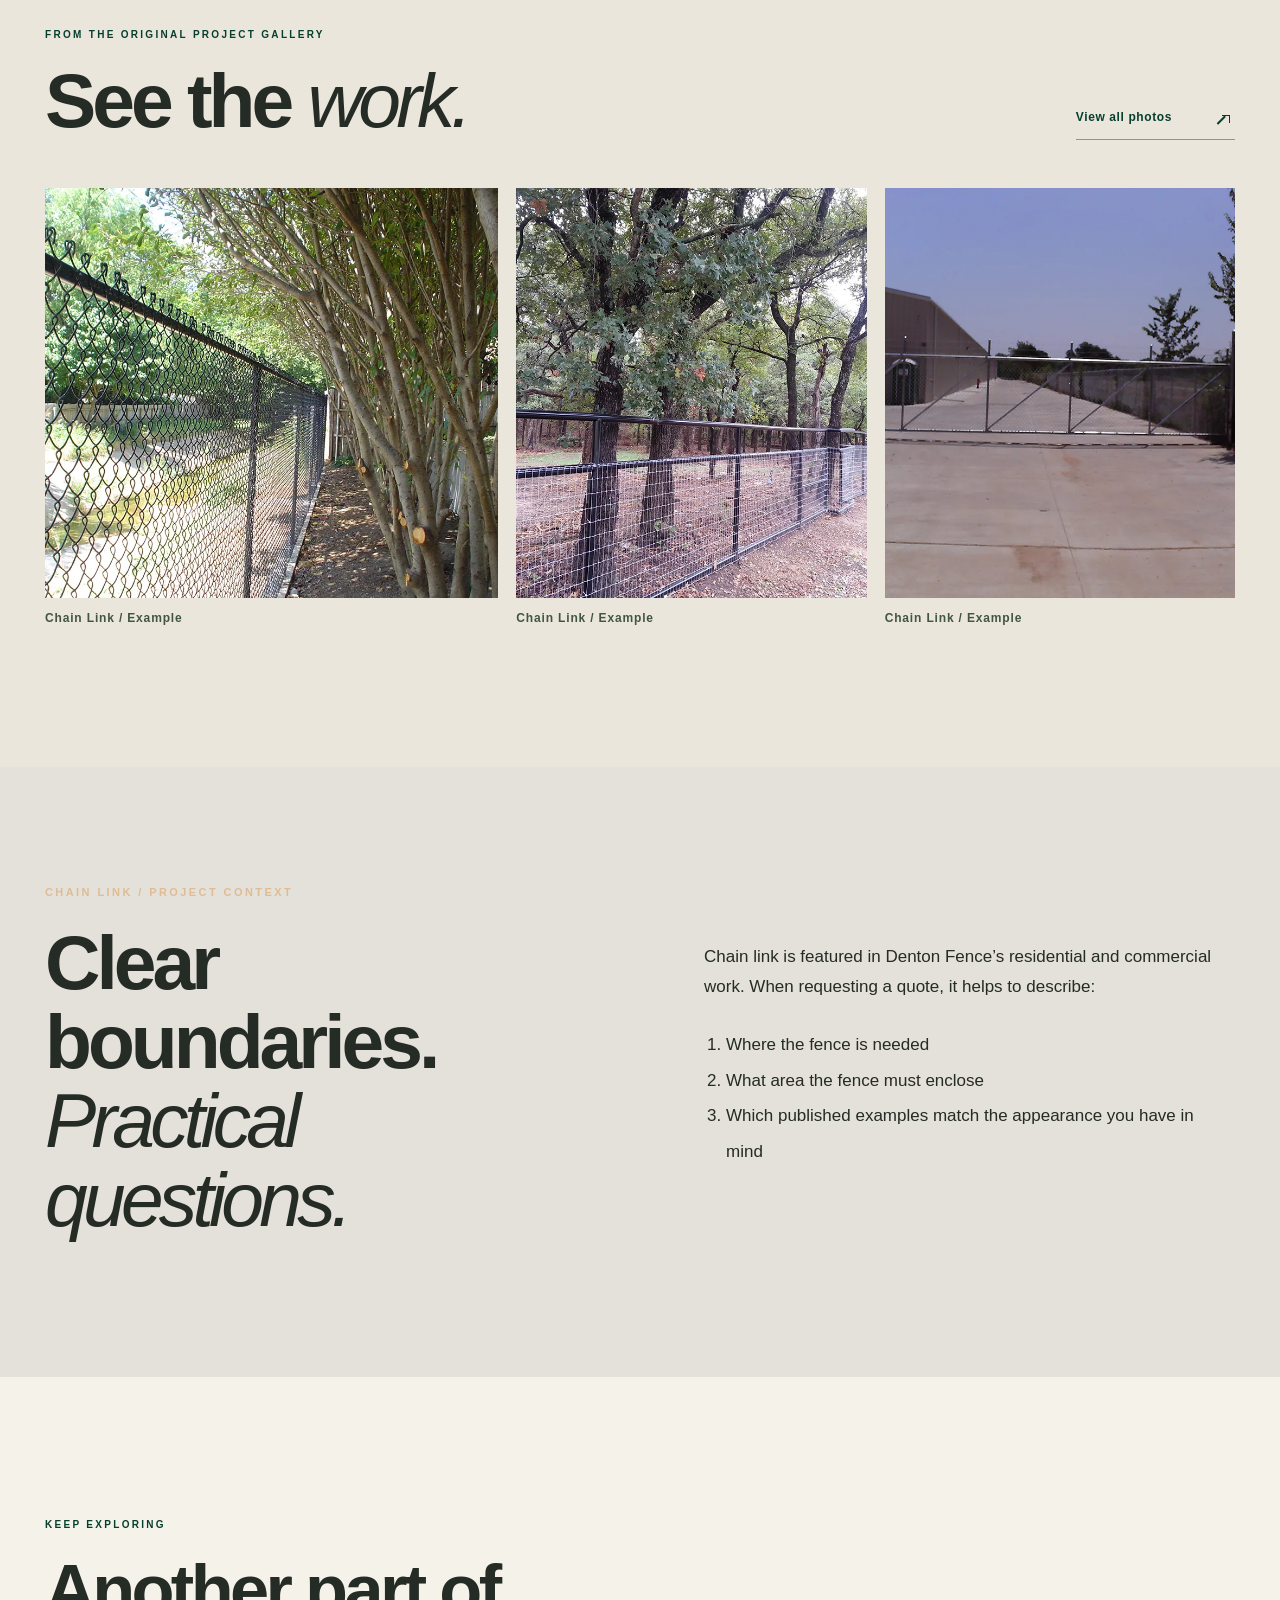
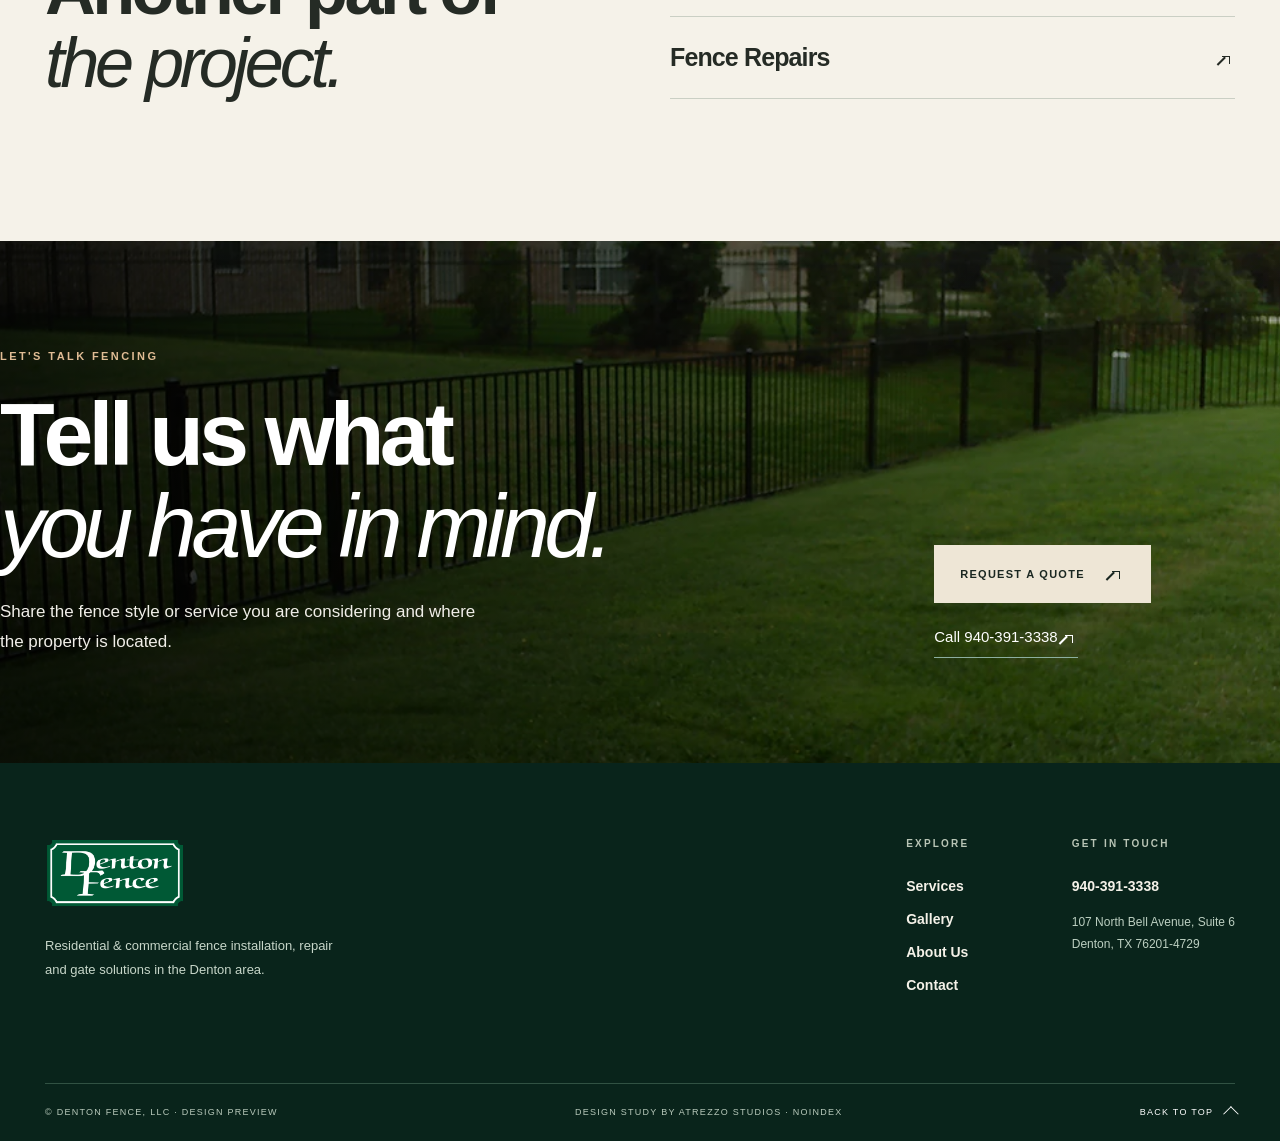
<file: services/chain-link-fences/index.html>
<!DOCTYPE html>

<html lang="en"><head><meta charset="utf-8"/><meta content="width=device-width, initial-scale=1" name="viewport"/><meta content="#0c3327" name="theme-color"/><meta content="noindex,nofollow,noarchive" name="robots"/><meta content="Denton Fence includes chain link among its residential and commercial fence services, with project images showing several installations." name="description"/><meta content="Chain Link Fence Services in Denton, TX" property="og:title"/><meta content="Denton Fence includes chain link among its residential and commercial fence services, with project images showing several installations." property="og:description"/><meta content="website" property="og:type"/><meta content="../../assets/images/denton-tx-chain-link-fence-project-01.webp" property="og:image"/><title>Chain Link Fence Services in Denton, TX | Denton Fence, LLC — Design Preview</title><link href="../../assets/styles.css" rel="stylesheet"/><link href="../../assets/inner.css" rel="stylesheet"/><script defer="" src="../../assets/app.js"></script><script defer="" src="../../assets/inner.js"></script><link rel="stylesheet" href="../../assets/refinements.css"/><script defer src="../../assets/refinements.js"></script><link rel="stylesheet" href="../../assets/refinements.css"/><script defer src="../../assets/refinements.js"></script></head><body class="service-page service-chain-link-fences"><a class="skip-link" href="#main">Skip to content</a><div class="demo-notice" role="note">ATREZZO STUDIOS / DESIGN PREVIEW · NOT FOR PUBLICATION</div><header class="site-header" id="top"><div class="header-inner"><a aria-label="Denton Fence home" class="brand" href="../../index.html"><img alt="Denton Fence, LLC" class="" decoding="async" height="128" loading="lazy" src="../../assets/images/denton-fence-original-logo.png" width="250"/></a><nav aria-label="Main navigation" class="desktop-nav"><a href="../../services/">Fence Services</a><a href="../../gallery/">Our Work</a><a href="../../about-us/">About Us</a><a href="../../contact/">Contact</a></nav><div class="header-actions"><a class="header-phone" href="tel:+19403913338">940-391-3338</a><a class="header-cta" href="../../contact/#quote-form">Request a Quote <span aria-hidden="true"><span class="ui-arrow" aria-hidden="true"></span></span></a></div><button aria-controls="mobile-menu" aria-expanded="false" aria-label="Open navigation" class="menu-toggle" type="button"><span></span><span></span></button></div><nav aria-label="Mobile navigation" class="mobile-nav" hidden="" id="mobile-menu"><a href="../../index.html">Home</a><a href="../../services/">Fence Services</a><a href="../../gallery/">Our Work</a><a href="../../about-us/">About Us</a><a href="../../contact/">Contact</a><a class="mobile-call" href="tel:+19403913338">Call 940-391-3338 <span class="ui-arrow" aria-hidden="true"></span></a></nav></header><main id="main"><section class="inner-hero"><div class="inner-hero-image"><img alt="Example of fencing displayed in Denton Fence’s project gallery" class="" decoding="async" height="756" loading="eager" src="../../assets/images/denton-tx-chain-link-fence-project-01.webp" width="1145"/></div><div class="inner-hero-wash"></div><div class="container inner-hero-content"><span class="mini-kicker">SERVICES / CHAIN LINK FENCES</span><h1>Chain Link Fence Services<br/><em>in Denton, TX</em></h1><p>Denton Fence includes chain link among its residential and commercial fence services, with project images showing several installations.</p><div class="hero-buttons"><a class="button button-cream" href="../../contact/#quote-form">Request a Quote <span aria-hidden="true"><span class="ui-arrow" aria-hidden="true"></span></span></a><a class="button button-text-light" href="../../services/">OUR SERVICES <span class="ui-arrow" aria-hidden="true"></span></a></div></div></section><section class="service-story section-pad"><div class="container service-story-layout"><div class="service-story-number">03 / 09</div><div><span class="eyebrow dark">WHAT TO KNOW</span><h2>Chain Link Fences<br/><em>for your property.</em></h2><p class="service-story-main">The project gallery includes chain link fencing in a range of outdoor settings, including black vinyl-coated examples and commercial chain link images. Use the images as references for a conversation about your project.</p><p class="service-story-question"><strong>A useful starting question</strong><br/>What area needs to be enclosed, and what type of visibility is important to you?</p></div></div></section><section class="service-photos section-pad"><div class="container"><div class="image-heading"><div><span class="eyebrow dark">FROM THE ORIGINAL PROJECT GALLERY</span><h2>See the <em>work.</em></h2></div><a class="text-link" href="../../gallery/">View all photos <span class="ui-arrow" aria-hidden="true"></span></a></div><div class="inner-photo-grid"><figure><img alt="Chain Link fence example from Denton Fence gallery" class="" decoding="async" height="756" loading="lazy" src="../../assets/images/denton-tx-chain-link-fence-project-01.webp" width="1145"/><figcaption>Chain Link / Example</figcaption></figure><figure><img alt="Chain Link fence example from Denton Fence gallery" class="" decoding="async" height="756" loading="lazy" src="../../assets/images/denton-tx-chain-link-fence-project-02.webp" width="1008"/><figcaption>Chain Link / Example</figcaption></figure><figure><img alt="Chain Link fence example from Denton Fence gallery" class="" decoding="async" height="768" loading="lazy" src="../../assets/images/denton-tx-chain-link-fence-project-03.webp" width="1024"/><figcaption>Chain Link / Example</figcaption></figure></div></div></section><section class="technical-panel"><div class="container technical-layout"><div><span class="mini-kicker">CHAIN LINK / PROJECT CONTEXT</span><h2>Clear boundaries.<br/><em>Practical questions.</em></h2></div><div class="technical-questions"><p>Chain link is featured in Denton Fence’s residential and commercial work. When requesting a quote, it helps to describe:</p><ol><li>Where the fence is needed</li><li>What area the fence must enclose</li><li>Which published examples match the appearance you have in mind</li></ol></div></div></section><section class="related-service section-pad"><div class="container related-layout"><div><span class="eyebrow dark">KEEP EXPLORING</span><h2>Another part of<br/><em>the project.</em></h2></div><a class="related-link" href="../../services/fence-repairs/">Fence Repairs<span aria-hidden="true"><span class="ui-arrow" aria-hidden="true"></span></span></a></div></section><section class="inner-quote"><div class="container inner-quote-grid"><div><span class="mini-kicker">LET'S TALK FENCING</span><h2>Tell us what<br/><em>you have in mind.</em></h2><p>Share the fence style or service you are considering and where the property is located.</p></div><div class="quote-links"><a class="button button-cream" href="../../contact/#quote-form">Request a Quote <span class="ui-arrow" aria-hidden="true"></span></a><a href="tel:+19403913338">Call 940-391-3338 <span class="ui-arrow" aria-hidden="true"></span></a></div></div></section></main><footer class="footer"><div class="container footer-inner"><div class="footer-brand"><img alt="Denton Fence, LLC" class="" decoding="async" height="128" loading="lazy" src="../../assets/images/denton-fence-original-logo.png" width="250"/><p>Residential &amp; commercial fence installation, repair and gate solutions in the Denton area.</p></div><div class="footer-links"><div><span>EXPLORE</span><a href="../../services/">Services</a><a href="../../gallery/">Gallery</a><a href="../../about-us/">About Us</a><a href="../../contact/">Contact</a></div><div><span>GET IN TOUCH</span><a href="tel:+19403913338">940-391-3338</a><p>107 North Bell Avenue, Suite 6<br/>Denton, TX 76201-4729</p></div></div></div><div class="container footer-bottom"><span>© DENTON FENCE, LLC · DESIGN PREVIEW</span><span>DESIGN STUDY BY ATREZZO STUDIOS · NOINDEX</span><a href="#top">BACK TO TOP <span class="ui-up" aria-hidden="true"></span></a></div></footer></body></html>
</file>
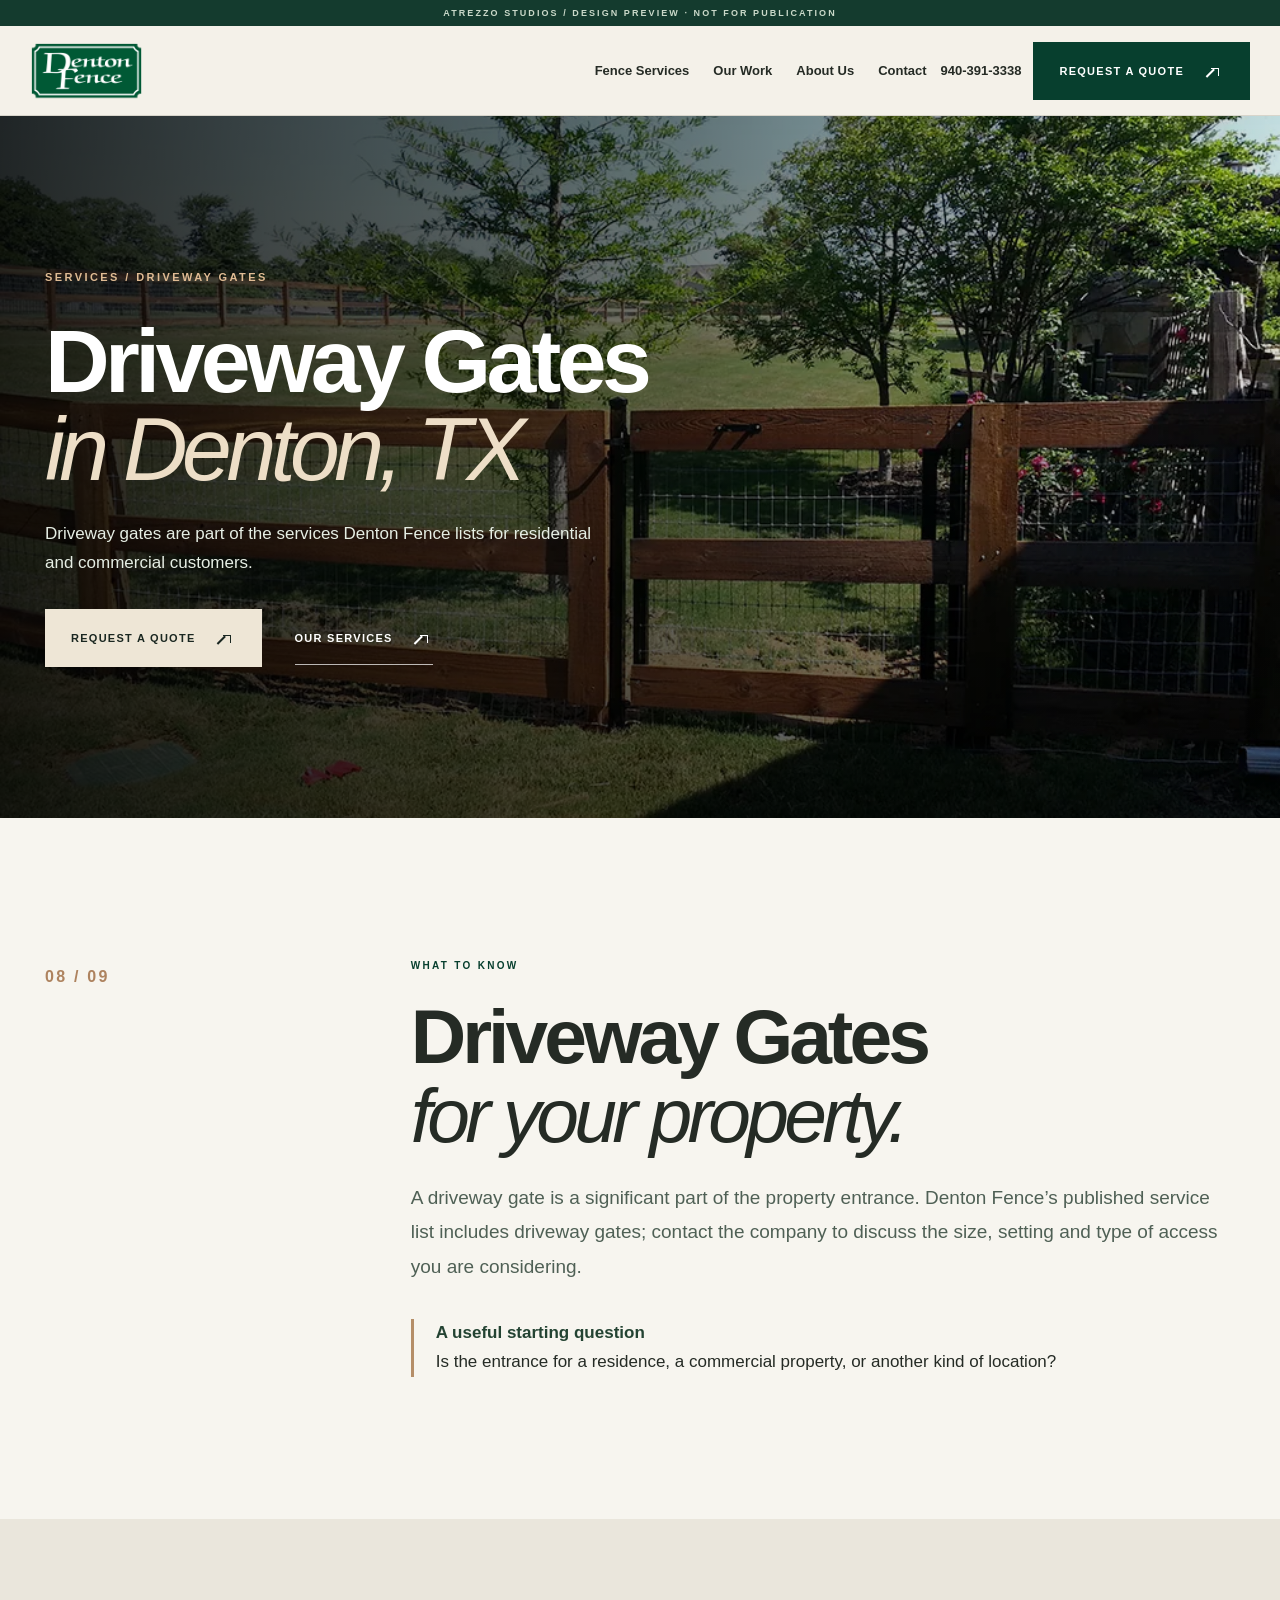
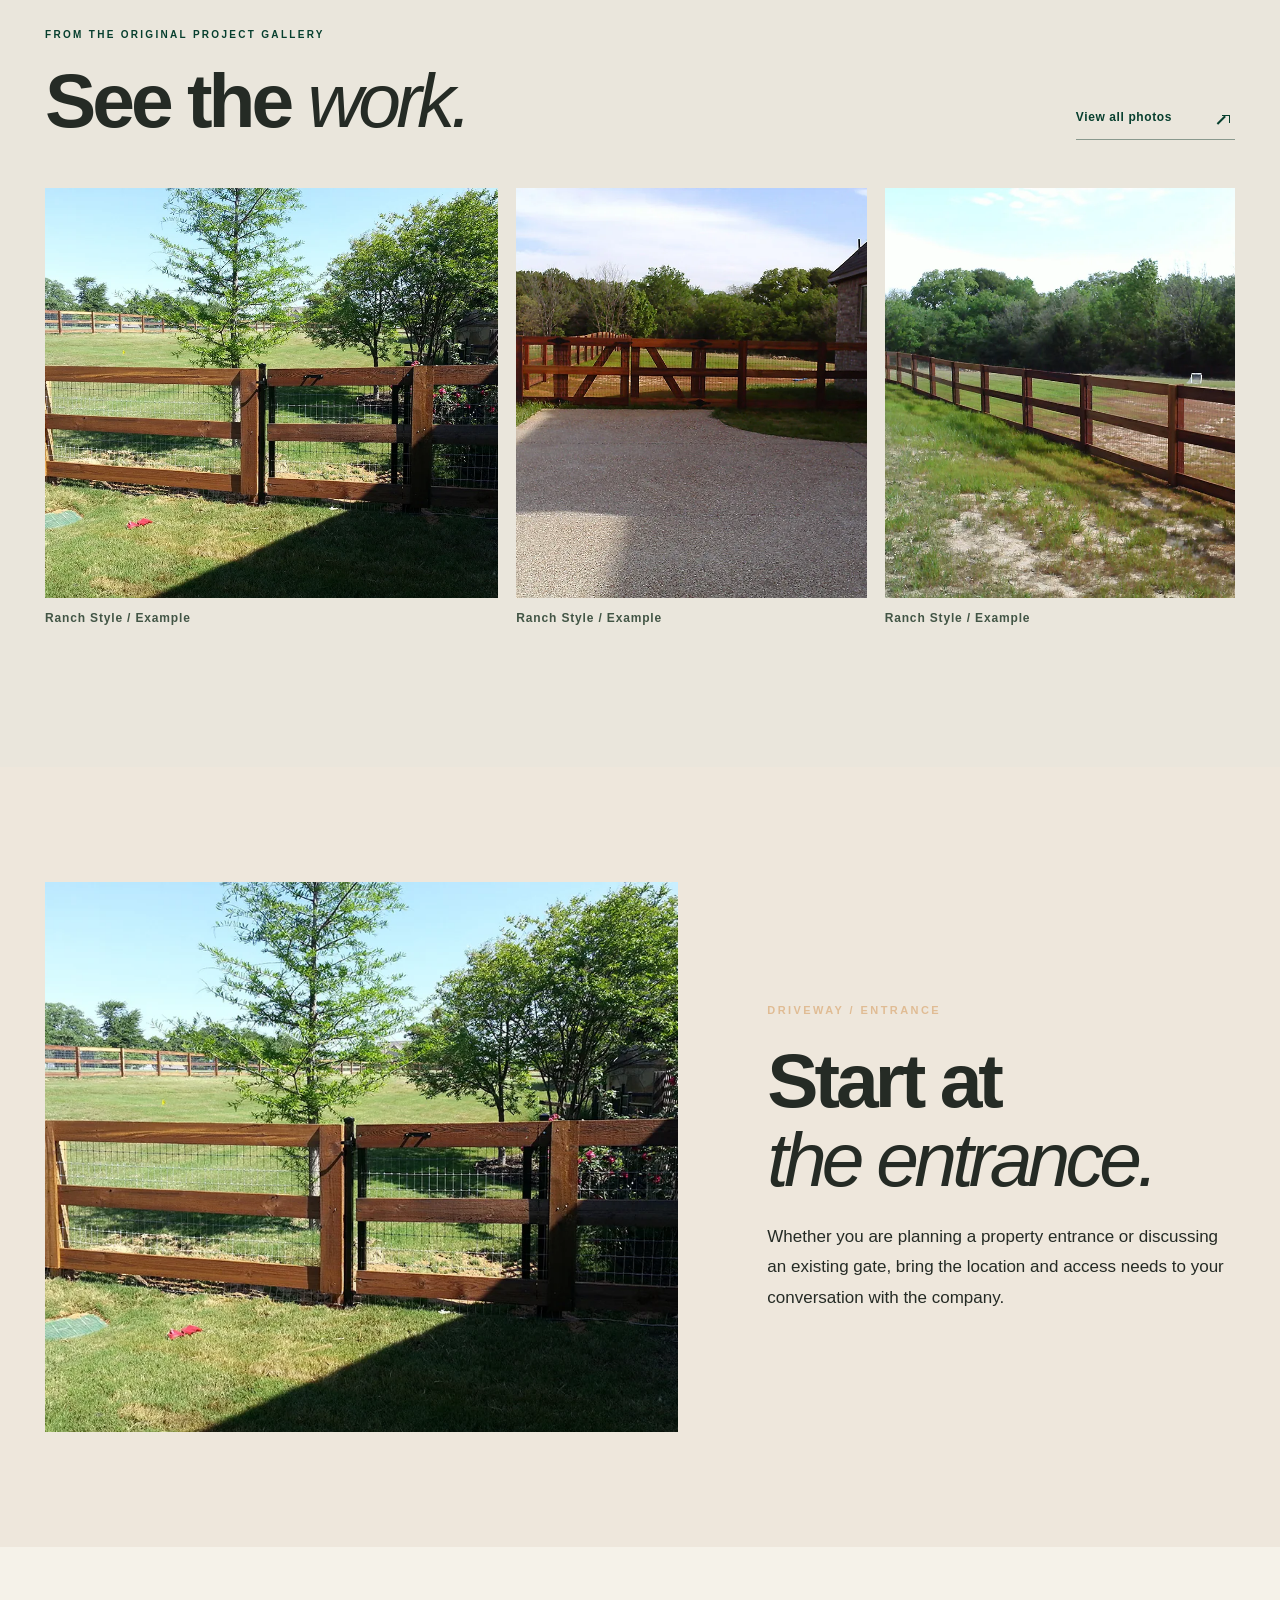
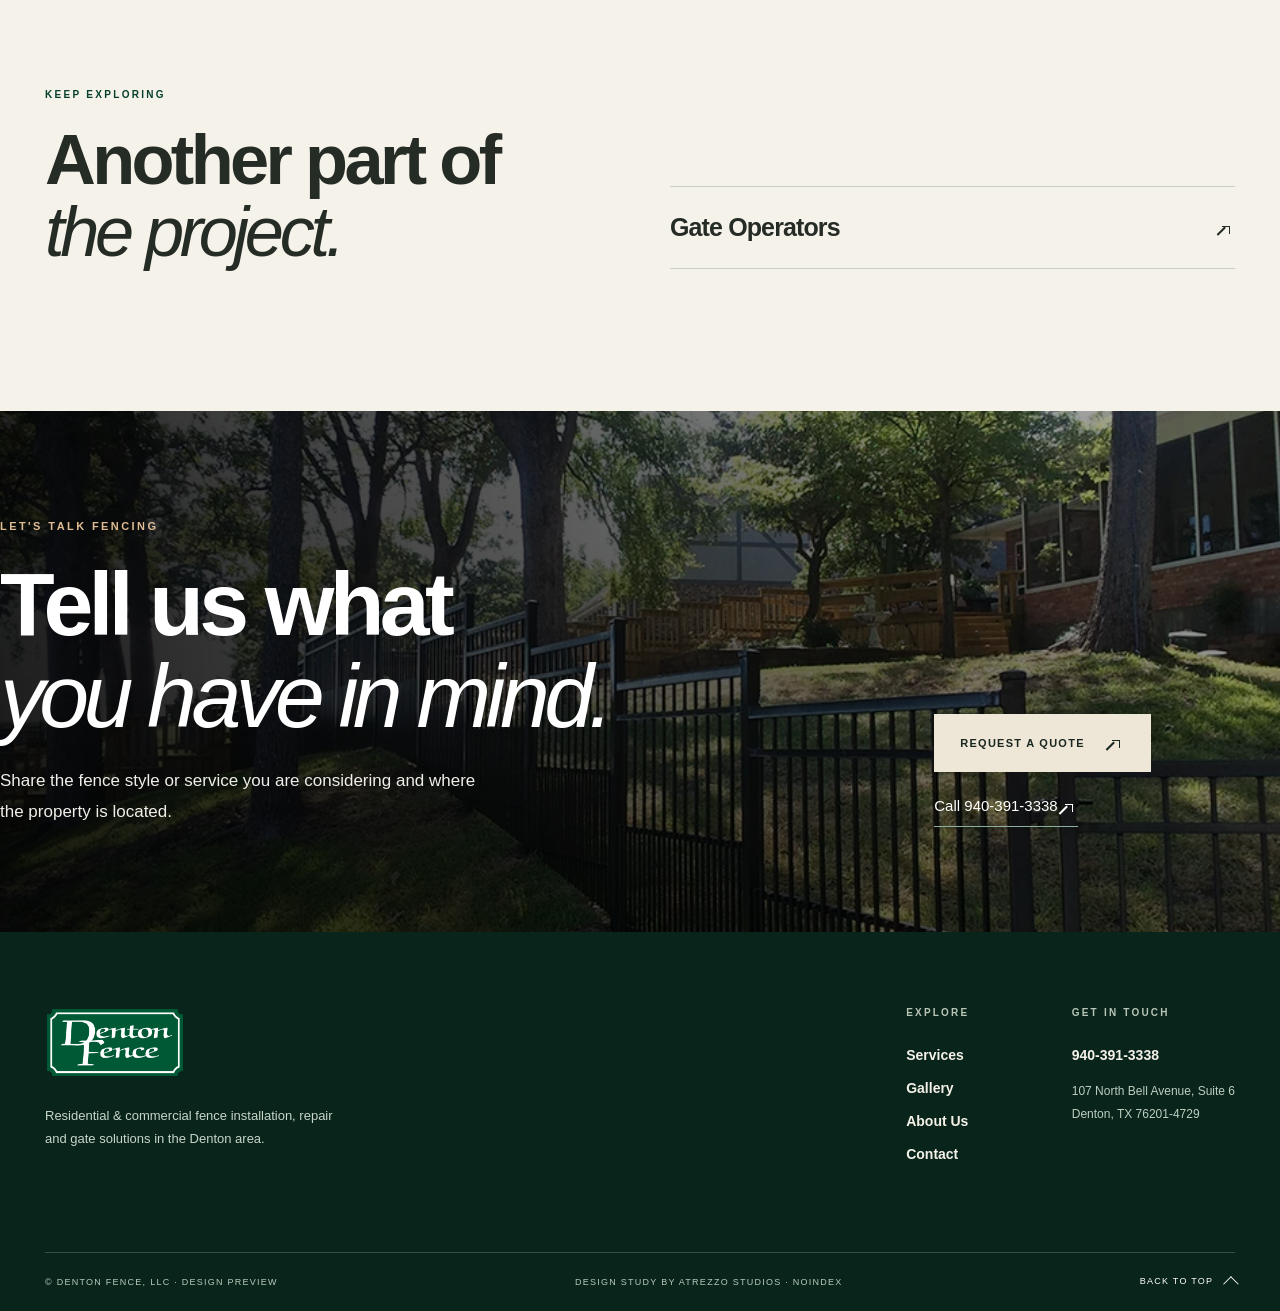
<file: services/driveway-gates/index.html>
<!DOCTYPE html>

<html lang="en"><head><meta charset="utf-8"/><meta content="width=device-width, initial-scale=1" name="viewport"/><meta content="#0c3327" name="theme-color"/><meta content="noindex,nofollow,noarchive" name="robots"/><meta content="Driveway gates are part of the services Denton Fence lists for residential and commercial customers." name="description"/><meta content="Driveway Gates in Denton, TX" property="og:title"/><meta content="Driveway gates are part of the services Denton Fence lists for residential and commercial customers." property="og:description"/><meta content="website" property="og:type"/><meta content="../../assets/images/denton-ranch-wood-gate.webp" property="og:image"/><title>Driveway Gates in Denton, TX | Denton Fence, LLC — Design Preview</title><link href="../../assets/styles.css" rel="stylesheet"/><link href="../../assets/inner.css" rel="stylesheet"/><script defer="" src="../../assets/app.js"></script><script defer="" src="../../assets/inner.js"></script><link rel="stylesheet" href="../../assets/refinements.css"/><script defer src="../../assets/refinements.js"></script><link rel="stylesheet" href="../../assets/refinements.css"/><script defer src="../../assets/refinements.js"></script></head><body class="service-page service-driveway-gates"><a class="skip-link" href="#main">Skip to content</a><div class="demo-notice" role="note">ATREZZO STUDIOS / DESIGN PREVIEW · NOT FOR PUBLICATION</div><header class="site-header" id="top"><div class="header-inner"><a aria-label="Denton Fence home" class="brand" href="../../index.html"><img alt="Denton Fence, LLC" class="" decoding="async" height="128" loading="lazy" src="../../assets/images/denton-fence-original-logo.png" width="250"/></a><nav aria-label="Main navigation" class="desktop-nav"><a href="../../services/">Fence Services</a><a href="../../gallery/">Our Work</a><a href="../../about-us/">About Us</a><a href="../../contact/">Contact</a></nav><div class="header-actions"><a class="header-phone" href="tel:+19403913338">940-391-3338</a><a class="header-cta" href="../../contact/#quote-form">Request a Quote <span aria-hidden="true"><span class="ui-arrow" aria-hidden="true"></span></span></a></div><button aria-controls="mobile-menu" aria-expanded="false" aria-label="Open navigation" class="menu-toggle" type="button"><span></span><span></span></button></div><nav aria-label="Mobile navigation" class="mobile-nav" hidden="" id="mobile-menu"><a href="../../index.html">Home</a><a href="../../services/">Fence Services</a><a href="../../gallery/">Our Work</a><a href="../../about-us/">About Us</a><a href="../../contact/">Contact</a><a class="mobile-call" href="tel:+19403913338">Call 940-391-3338 <span class="ui-arrow" aria-hidden="true"></span></a></nav></header><main id="main"><section class="inner-hero"><div class="inner-hero-image"><img alt="Example of fencing displayed in Denton Fence’s project gallery" class="" decoding="async" height="756" loading="eager" src="../../assets/images/denton-ranch-wood-gate.webp" width="1008"/></div><div class="inner-hero-wash"></div><div class="container inner-hero-content"><span class="mini-kicker">SERVICES / DRIVEWAY GATES</span><h1>Driveway Gates<br/><em>in Denton, TX</em></h1><p>Driveway gates are part of the services Denton Fence lists for residential and commercial customers.</p><div class="hero-buttons"><a class="button button-cream" href="../../contact/#quote-form">Request a Quote <span aria-hidden="true"><span class="ui-arrow" aria-hidden="true"></span></span></a><a class="button button-text-light" href="../../services/">OUR SERVICES <span class="ui-arrow" aria-hidden="true"></span></a></div></div></section><section class="service-story section-pad"><div class="container service-story-layout"><div class="service-story-number">08 / 09</div><div><span class="eyebrow dark">WHAT TO KNOW</span><h2>Driveway Gates<br/><em>for your property.</em></h2><p class="service-story-main">A driveway gate is a significant part of the property entrance. Denton Fence’s published service list includes driveway gates; contact the company to discuss the size, setting and type of access you are considering.</p><p class="service-story-question"><strong>A useful starting question</strong><br/>Is the entrance for a residence, a commercial property, or another kind of location?</p></div></div></section><section class="service-photos section-pad"><div class="container"><div class="image-heading"><div><span class="eyebrow dark">FROM THE ORIGINAL PROJECT GALLERY</span><h2>See the <em>work.</em></h2></div><a class="text-link" href="../../gallery/">View all photos <span class="ui-arrow" aria-hidden="true"></span></a></div><div class="inner-photo-grid"><figure><img alt="Ranch Style fence example from Denton Fence gallery" class="" decoding="async" height="756" loading="lazy" src="../../assets/images/denton-tx-ranch-style-fence-project-01.webp" width="1008"/><figcaption>Ranch Style / Example</figcaption></figure><figure><img alt="Ranch Style fence example from Denton Fence gallery" class="" decoding="async" height="768" loading="lazy" src="../../assets/images/denton-tx-ranch-style-fence-project-02.webp" width="1024"/><figcaption>Ranch Style / Example</figcaption></figure><figure><img alt="Ranch Style fence example from Denton Fence gallery" class="" decoding="async" height="768" loading="lazy" src="../../assets/images/denton-tx-ranch-style-fence-project-03.webp" width="1024"/><figcaption>Ranch Style / Example</figcaption></figure></div></div></section><section class="gate-entrance"><div class="container gate-layout"><div class="gate-entrance-photo"><img alt="Wood driveway gate opening toward a ranch property" loading="lazy" src="../../assets/images/denton-ranch-wood-gate.webp"/></div><div><span class="mini-kicker">DRIVEWAY / ENTRANCE</span><h2>Start at<br/><em>the entrance.</em></h2><p>Whether you are planning a property entrance or discussing an existing gate, bring the location and access needs to your conversation with the company.</p></div></div></section><section class="related-service section-pad"><div class="container related-layout"><div><span class="eyebrow dark">KEEP EXPLORING</span><h2>Another part of<br/><em>the project.</em></h2></div><a class="related-link" href="../../services/gate-operators/">Gate Operators<span aria-hidden="true"><span class="ui-arrow" aria-hidden="true"></span></span></a></div></section><section class="inner-quote"><div class="container inner-quote-grid"><div><span class="mini-kicker">LET'S TALK FENCING</span><h2>Tell us what<br/><em>you have in mind.</em></h2><p>Share the fence style or service you are considering and where the property is located.</p></div><div class="quote-links"><a class="button button-cream" href="../../contact/#quote-form">Request a Quote <span class="ui-arrow" aria-hidden="true"></span></a><a href="tel:+19403913338">Call 940-391-3338 <span class="ui-arrow" aria-hidden="true"></span></a></div></div></section></main><footer class="footer"><div class="container footer-inner"><div class="footer-brand"><img alt="Denton Fence, LLC" class="" decoding="async" height="128" loading="lazy" src="../../assets/images/denton-fence-original-logo.png" width="250"/><p>Residential &amp; commercial fence installation, repair and gate solutions in the Denton area.</p></div><div class="footer-links"><div><span>EXPLORE</span><a href="../../services/">Services</a><a href="../../gallery/">Gallery</a><a href="../../about-us/">About Us</a><a href="../../contact/">Contact</a></div><div><span>GET IN TOUCH</span><a href="tel:+19403913338">940-391-3338</a><p>107 North Bell Avenue, Suite 6<br/>Denton, TX 76201-4729</p></div></div></div><div class="container footer-bottom"><span>© DENTON FENCE, LLC · DESIGN PREVIEW</span><span>DESIGN STUDY BY ATREZZO STUDIOS · NOINDEX</span><a href="#top">BACK TO TOP <span class="ui-up" aria-hidden="true"></span></a></div></footer></body></html>
</file>
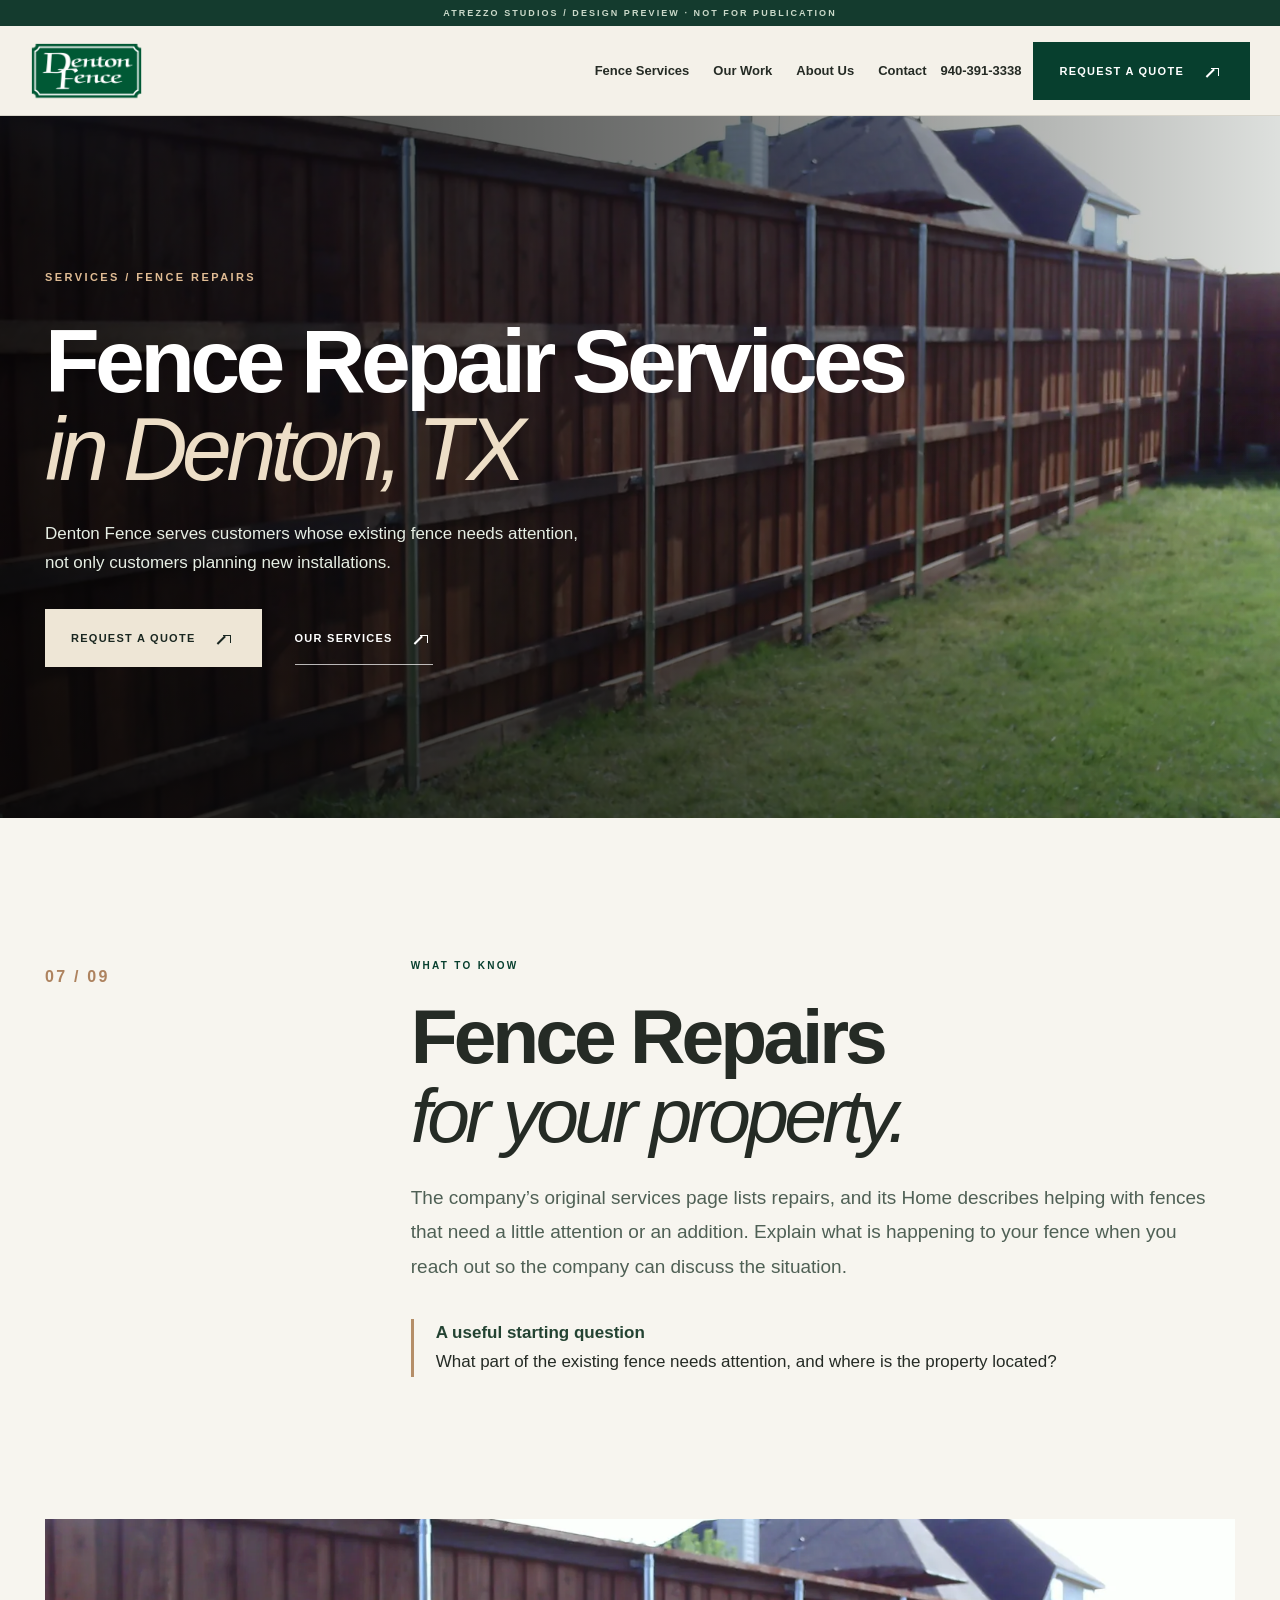
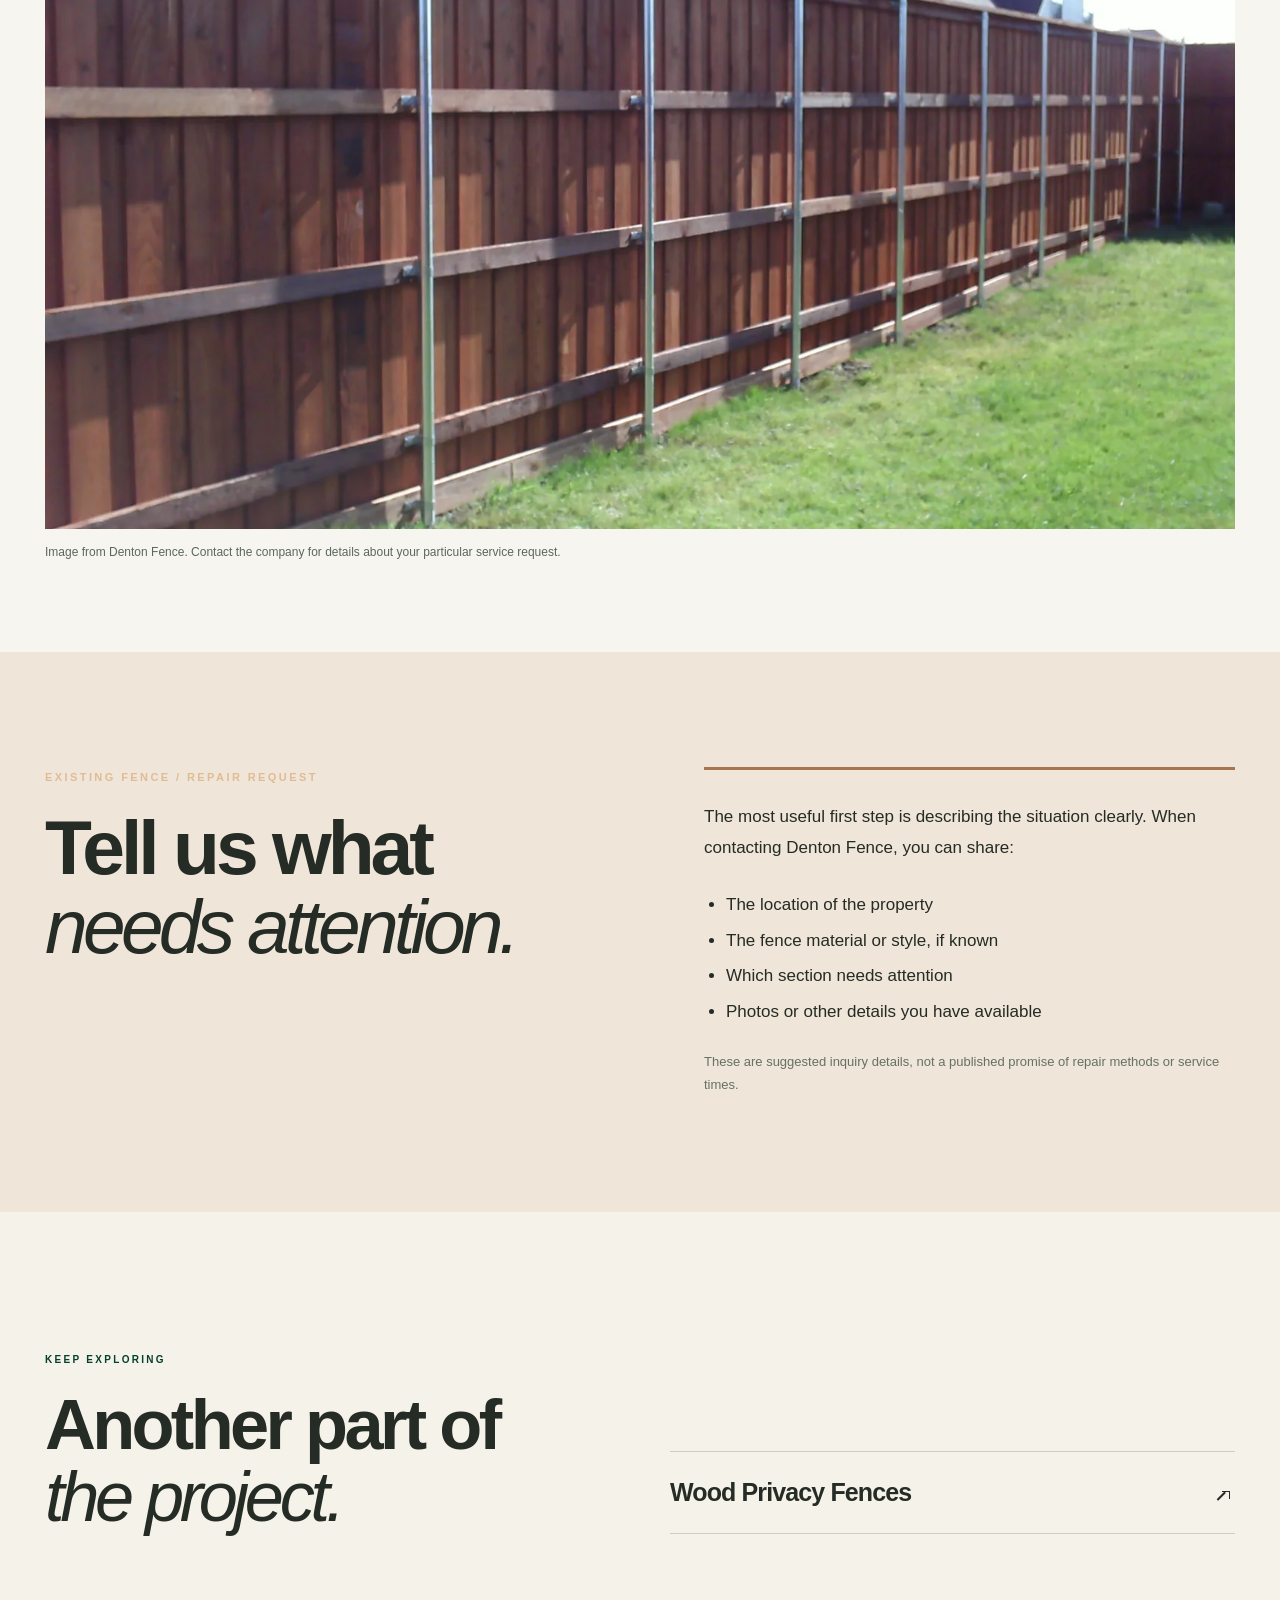
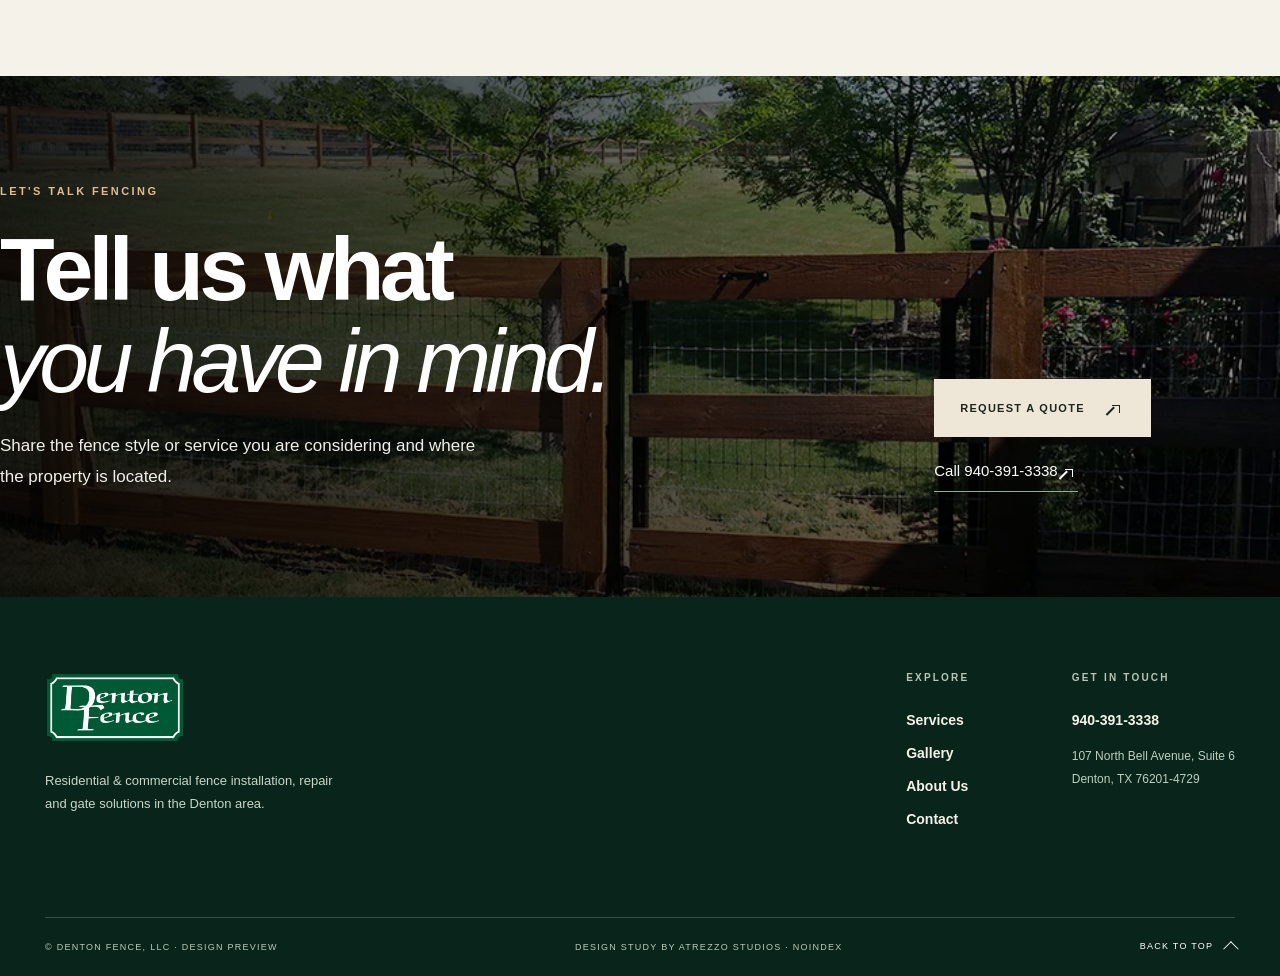
<file: services/fence-repairs/index.html>
<!DOCTYPE html>

<html lang="en"><head><meta charset="utf-8"/><meta content="width=device-width, initial-scale=1" name="viewport"/><meta content="#0c3327" name="theme-color"/><meta content="noindex,nofollow,noarchive" name="robots"/><meta content="Denton Fence serves customers whose existing fence needs attention, not only customers planning new installations." name="description"/><meta content="Fence Repair Services in Denton, TX" property="og:title"/><meta content="Denton Fence serves customers whose existing fence needs attention, not only customers planning new installations." property="og:description"/><meta content="website" property="og:type"/><meta content="../../assets/images/denton-wood-fence-installation.webp" property="og:image"/><title>Fence Repair Services in Denton, TX | Denton Fence, LLC — Design Preview</title><link href="../../assets/styles.css" rel="stylesheet"/><link href="../../assets/inner.css" rel="stylesheet"/><script defer="" src="../../assets/app.js"></script><script defer="" src="../../assets/inner.js"></script><link rel="stylesheet" href="../../assets/refinements.css"/><script defer src="../../assets/refinements.js"></script><link rel="stylesheet" href="../../assets/refinements.css"/><script defer src="../../assets/refinements.js"></script></head><body class="service-page service-fence-repairs"><a class="skip-link" href="#main">Skip to content</a><div class="demo-notice" role="note">ATREZZO STUDIOS / DESIGN PREVIEW · NOT FOR PUBLICATION</div><header class="site-header" id="top"><div class="header-inner"><a aria-label="Denton Fence home" class="brand" href="../../index.html"><img alt="Denton Fence, LLC" class="" decoding="async" height="128" loading="lazy" src="../../assets/images/denton-fence-original-logo.png" width="250"/></a><nav aria-label="Main navigation" class="desktop-nav"><a href="../../services/">Fence Services</a><a href="../../gallery/">Our Work</a><a href="../../about-us/">About Us</a><a href="../../contact/">Contact</a></nav><div class="header-actions"><a class="header-phone" href="tel:+19403913338">940-391-3338</a><a class="header-cta" href="../../contact/#quote-form">Request a Quote <span aria-hidden="true"><span class="ui-arrow" aria-hidden="true"></span></span></a></div><button aria-controls="mobile-menu" aria-expanded="false" aria-label="Open navigation" class="menu-toggle" type="button"><span></span><span></span></button></div><nav aria-label="Mobile navigation" class="mobile-nav" hidden="" id="mobile-menu"><a href="../../index.html">Home</a><a href="../../services/">Fence Services</a><a href="../../gallery/">Our Work</a><a href="../../about-us/">About Us</a><a href="../../contact/">Contact</a><a class="mobile-call" href="tel:+19403913338">Call 940-391-3338 <span class="ui-arrow" aria-hidden="true"></span></a></nav></header><main id="main"><section class="inner-hero"><div class="inner-hero-image"><img alt="Example of fencing displayed in Denton Fence’s project gallery" class="" decoding="async" height="960" loading="eager" src="../../assets/images/denton-wood-fence-installation.webp" width="1280"/></div><div class="inner-hero-wash"></div><div class="container inner-hero-content"><span class="mini-kicker">SERVICES / FENCE REPAIRS</span><h1>Fence Repair Services<br/><em>in Denton, TX</em></h1><p>Denton Fence serves customers whose existing fence needs attention, not only customers planning new installations.</p><div class="hero-buttons"><a class="button button-cream" href="../../contact/#quote-form">Request a Quote <span aria-hidden="true"><span class="ui-arrow" aria-hidden="true"></span></span></a><a class="button button-text-light" href="../../services/">OUR SERVICES <span class="ui-arrow" aria-hidden="true"></span></a></div></div></section><section class="service-story section-pad"><div class="container service-story-layout"><div class="service-story-number">07 / 09</div><div><span class="eyebrow dark">WHAT TO KNOW</span><h2>Fence Repairs<br/><em>for your property.</em></h2><p class="service-story-main">The company’s original services page lists repairs, and its Home describes helping with fences that need a little attention or an addition. Explain what is happening to your fence when you reach out so the company can discuss the situation.</p><p class="service-story-question"><strong>A useful starting question</strong><br/>What part of the existing fence needs attention, and where is the property located?</p></div></div></section><section class="service-photos minimal-photo"><div class="container"><div class="one-feature"><img alt="Fence Repairs illustrative view from original materials" class="" decoding="async" height="960" loading="lazy" src="../../assets/images/denton-wood-fence-installation.webp" width="1280"/><p>Image from Denton Fence. Contact the company for details about your particular service request.</p></div></div></section><section class="repair-checklist"><div class="container repair-layout"><div><span class="mini-kicker">EXISTING FENCE / REPAIR REQUEST</span><h2>Tell us what<br/><em>needs attention.</em></h2></div><div class="repair-points"><p>The most useful first step is describing the situation clearly. When contacting Denton Fence, you can share:</p><ul><li>The location of the property</li><li>The fence material or style, if known</li><li>Which section needs attention</li><li>Photos or other details you have available</li></ul><p>These are suggested inquiry details, not a published promise of repair methods or service times.</p></div></div></section><section class="related-service section-pad"><div class="container related-layout"><div><span class="eyebrow dark">KEEP EXPLORING</span><h2>Another part of<br/><em>the project.</em></h2></div><a class="related-link" href="../../services/wood-privacy-fences/">Wood Privacy Fences<span aria-hidden="true"><span class="ui-arrow" aria-hidden="true"></span></span></a></div></section><section class="inner-quote"><div class="container inner-quote-grid"><div><span class="mini-kicker">LET'S TALK FENCING</span><h2>Tell us what<br/><em>you have in mind.</em></h2><p>Share the fence style or service you are considering and where the property is located.</p></div><div class="quote-links"><a class="button button-cream" href="../../contact/#quote-form">Request a Quote <span class="ui-arrow" aria-hidden="true"></span></a><a href="tel:+19403913338">Call 940-391-3338 <span class="ui-arrow" aria-hidden="true"></span></a></div></div></section></main><footer class="footer"><div class="container footer-inner"><div class="footer-brand"><img alt="Denton Fence, LLC" class="" decoding="async" height="128" loading="lazy" src="../../assets/images/denton-fence-original-logo.png" width="250"/><p>Residential &amp; commercial fence installation, repair and gate solutions in the Denton area.</p></div><div class="footer-links"><div><span>EXPLORE</span><a href="../../services/">Services</a><a href="../../gallery/">Gallery</a><a href="../../about-us/">About Us</a><a href="../../contact/">Contact</a></div><div><span>GET IN TOUCH</span><a href="tel:+19403913338">940-391-3338</a><p>107 North Bell Avenue, Suite 6<br/>Denton, TX 76201-4729</p></div></div></div><div class="container footer-bottom"><span>© DENTON FENCE, LLC · DESIGN PREVIEW</span><span>DESIGN STUDY BY ATREZZO STUDIOS · NOINDEX</span><a href="#top">BACK TO TOP <span class="ui-up" aria-hidden="true"></span></a></div></footer></body></html>
</file>
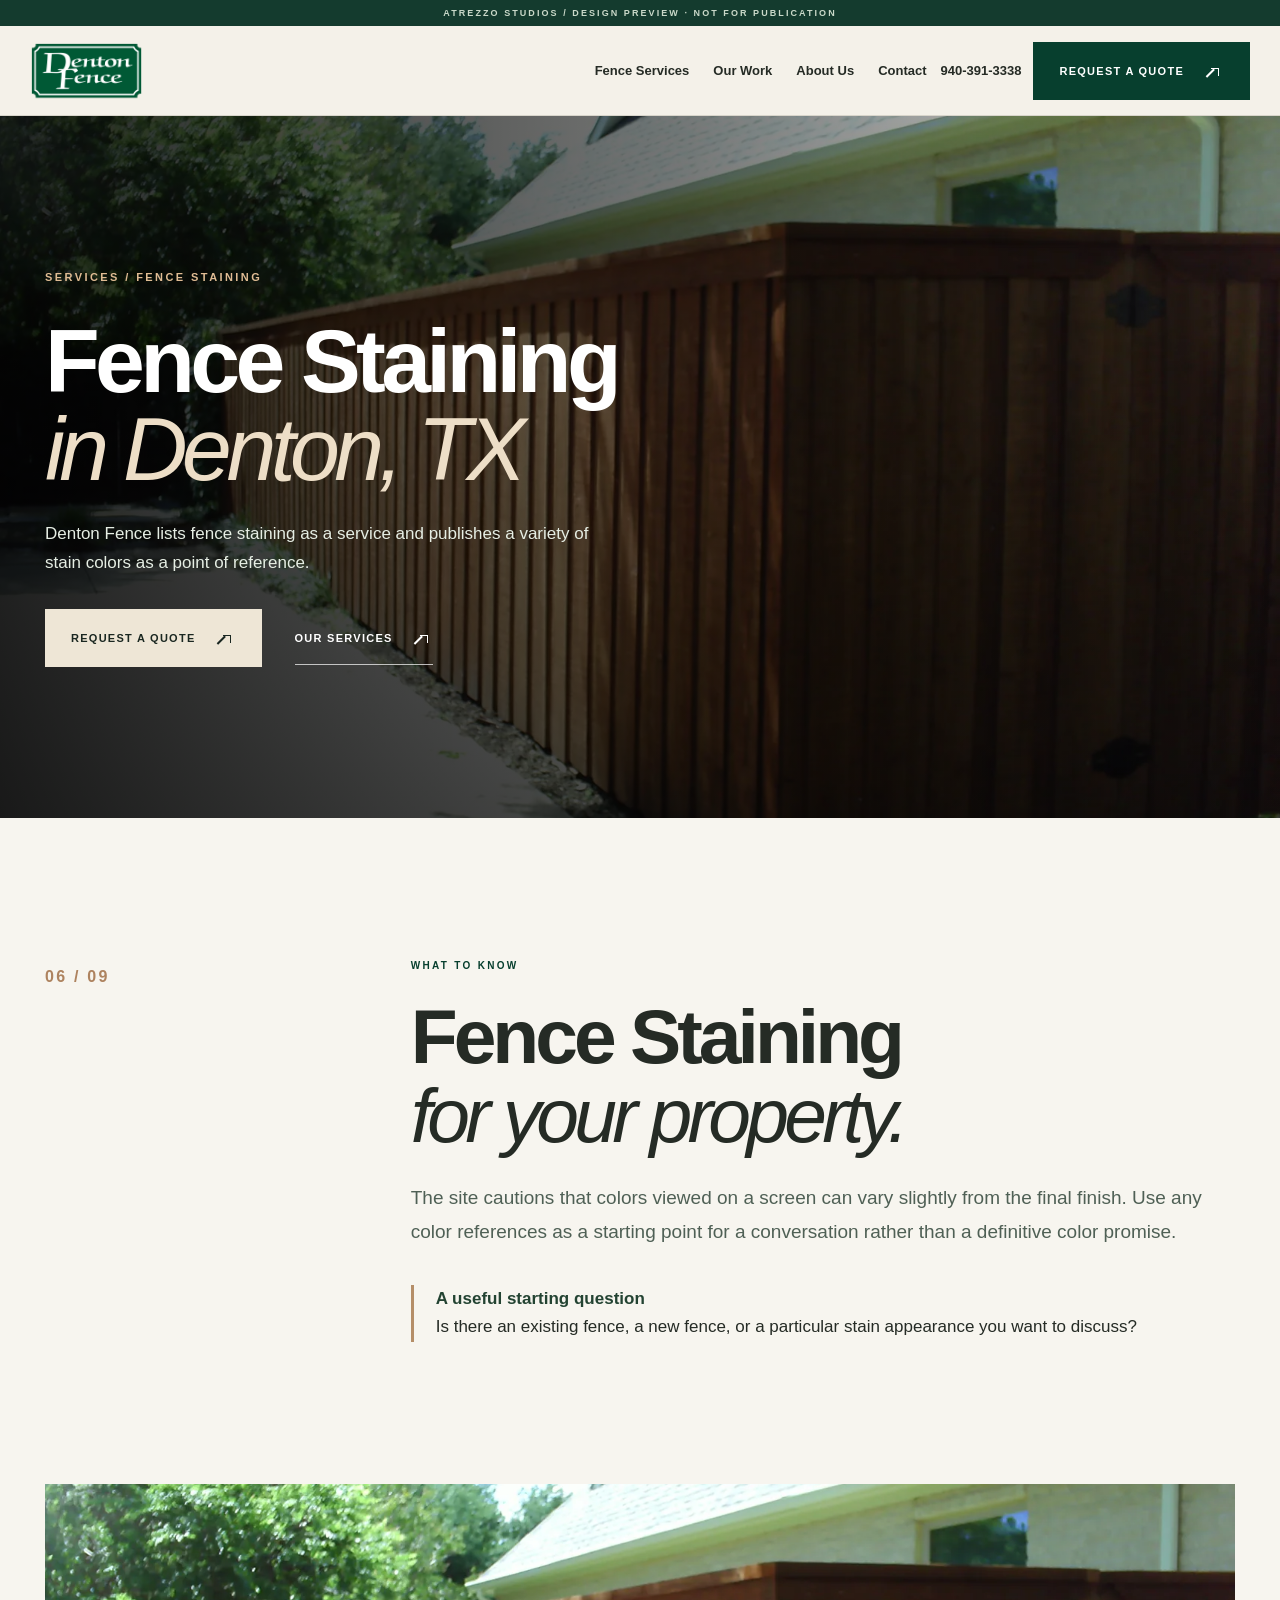
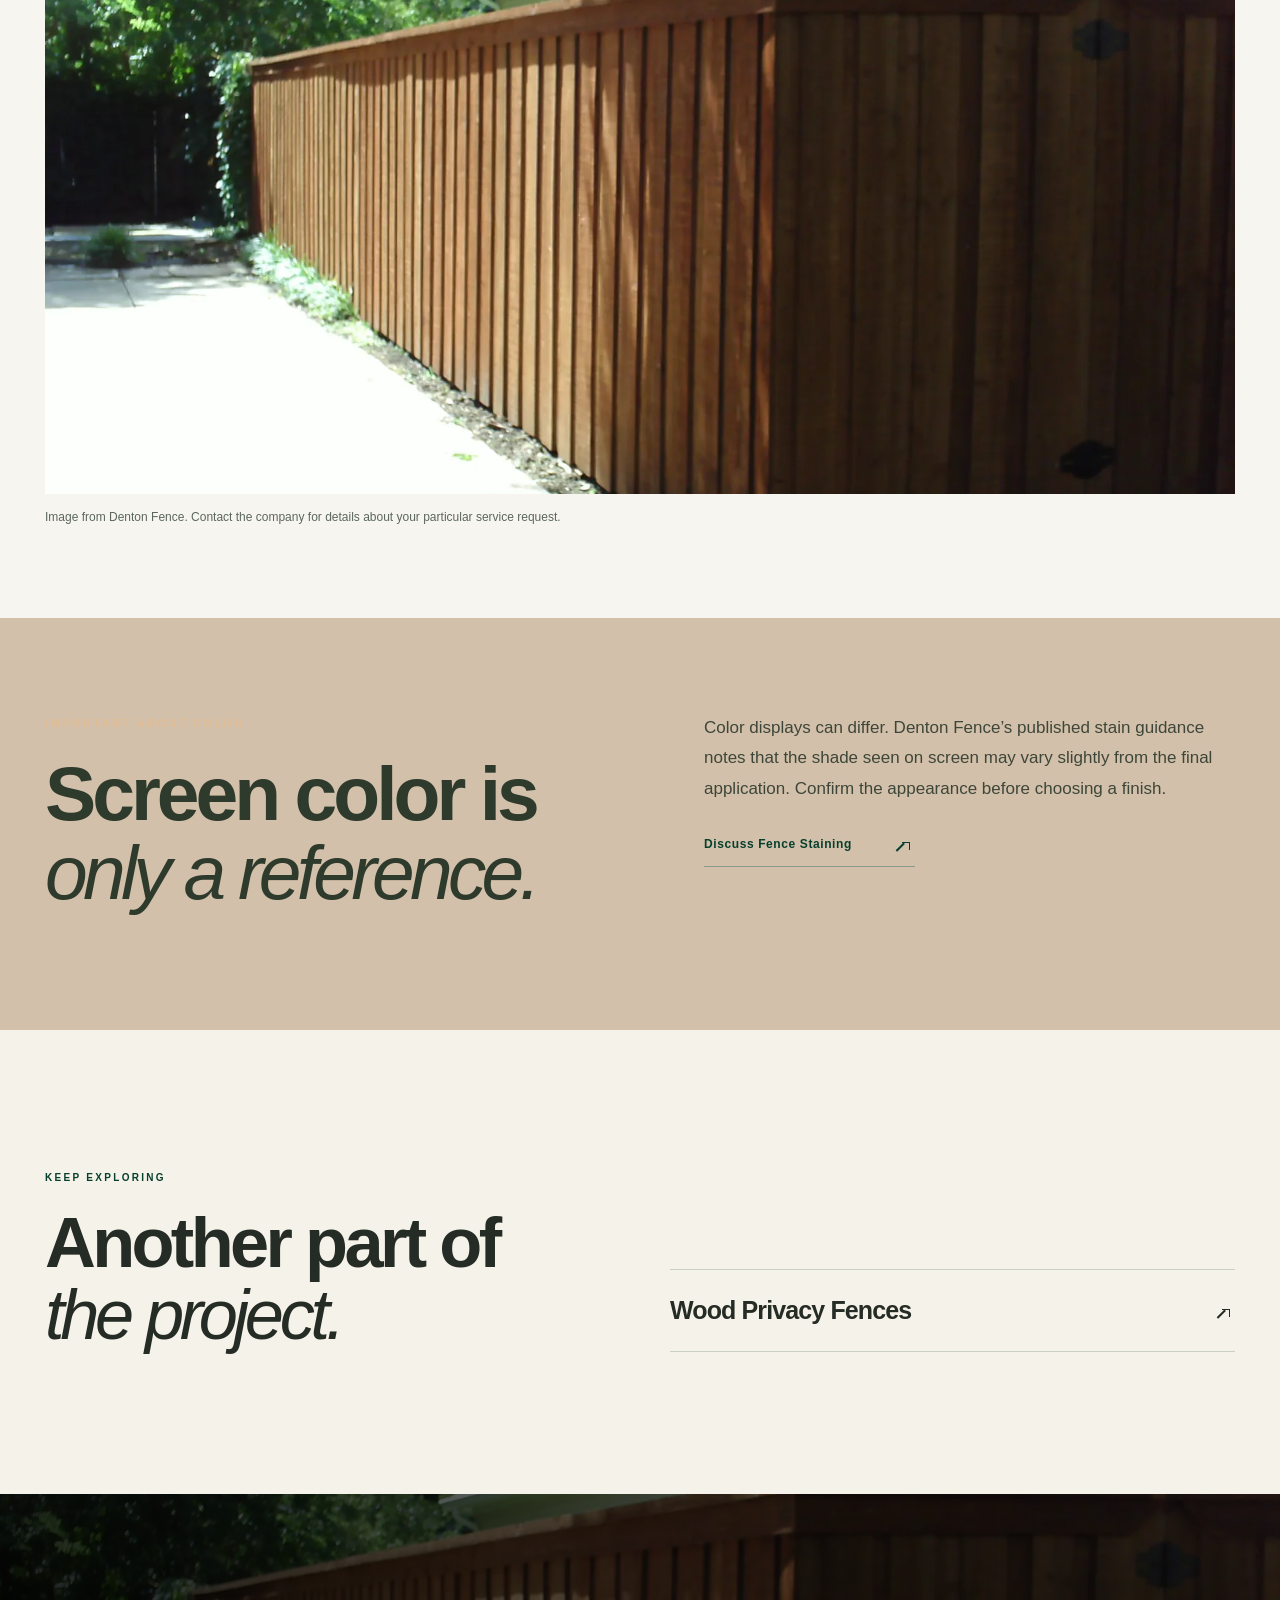
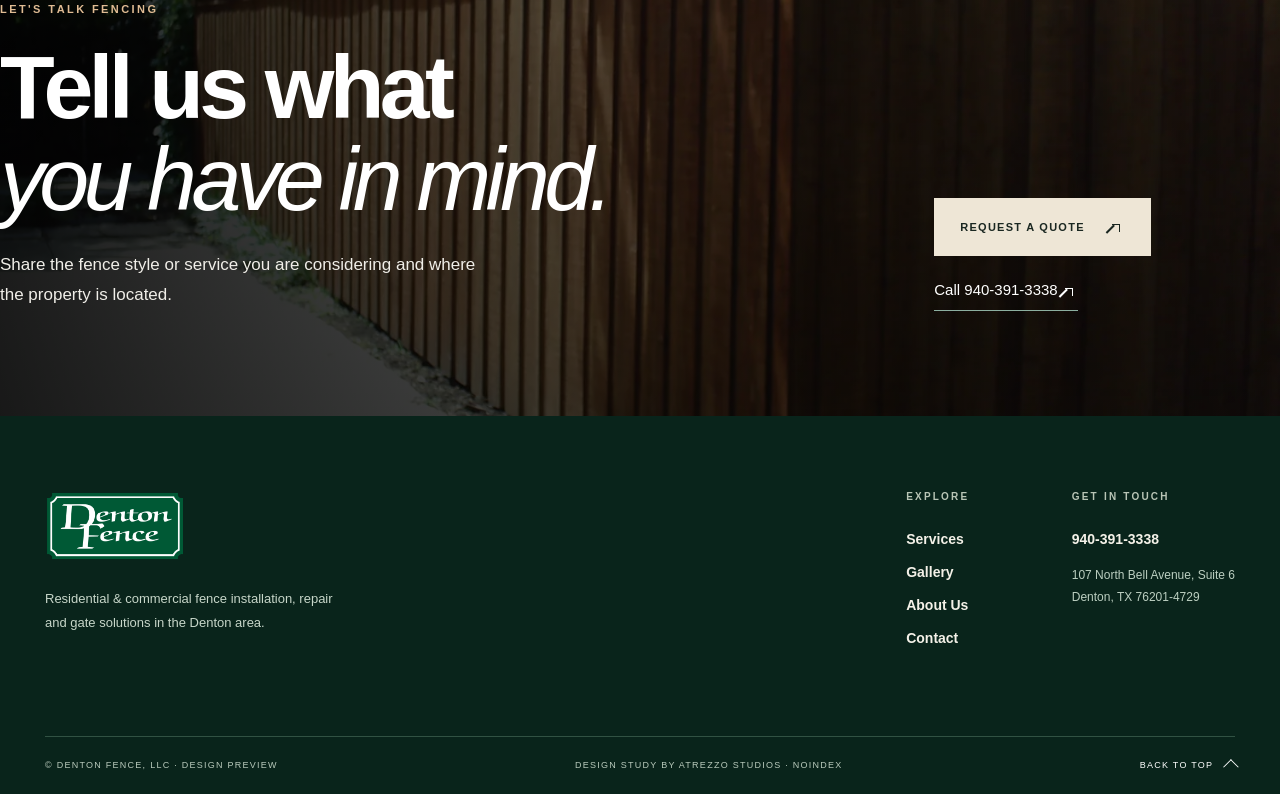
<file: services/fence-staining/index.html>
<!DOCTYPE html>

<html lang="en"><head><meta charset="utf-8"/><meta content="width=device-width, initial-scale=1" name="viewport"/><meta content="#0c3327" name="theme-color"/><meta content="noindex,nofollow,noarchive" name="robots"/><meta content="Denton Fence lists fence staining as a service and publishes a variety of stain colors as a point of reference." name="description"/><meta content="Fence Staining in Denton, TX" property="og:title"/><meta content="Denton Fence lists fence staining as a service and publishes a variety of stain colors as a point of reference." property="og:description"/><meta content="website" property="og:type"/><meta content="../../assets/images/denton-wood-privacy-fence-detail.webp" property="og:image"/><title>Fence Staining in Denton, TX | Denton Fence, LLC — Design Preview</title><link href="../../assets/styles.css" rel="stylesheet"/><link href="../../assets/inner.css" rel="stylesheet"/><script defer="" src="../../assets/app.js"></script><script defer="" src="../../assets/inner.js"></script><link rel="stylesheet" href="../../assets/refinements.css"/><script defer src="../../assets/refinements.js"></script><link rel="stylesheet" href="../../assets/refinements.css"/><script defer src="../../assets/refinements.js"></script></head><body class="service-page service-fence-staining"><a class="skip-link" href="#main">Skip to content</a><div class="demo-notice" role="note">ATREZZO STUDIOS / DESIGN PREVIEW · NOT FOR PUBLICATION</div><header class="site-header" id="top"><div class="header-inner"><a aria-label="Denton Fence home" class="brand" href="../../index.html"><img alt="Denton Fence, LLC" class="" decoding="async" height="128" loading="lazy" src="../../assets/images/denton-fence-original-logo.png" width="250"/></a><nav aria-label="Main navigation" class="desktop-nav"><a href="../../services/">Fence Services</a><a href="../../gallery/">Our Work</a><a href="../../about-us/">About Us</a><a href="../../contact/">Contact</a></nav><div class="header-actions"><a class="header-phone" href="tel:+19403913338">940-391-3338</a><a class="header-cta" href="../../contact/#quote-form">Request a Quote <span aria-hidden="true"><span class="ui-arrow" aria-hidden="true"></span></span></a></div><button aria-controls="mobile-menu" aria-expanded="false" aria-label="Open navigation" class="menu-toggle" type="button"><span></span><span></span></button></div><nav aria-label="Mobile navigation" class="mobile-nav" hidden="" id="mobile-menu"><a href="../../index.html">Home</a><a href="../../services/">Fence Services</a><a href="../../gallery/">Our Work</a><a href="../../about-us/">About Us</a><a href="../../contact/">Contact</a><a class="mobile-call" href="tel:+19403913338">Call 940-391-3338 <span class="ui-arrow" aria-hidden="true"></span></a></nav></header><main id="main"><section class="inner-hero"><div class="inner-hero-image"><img alt="Example of fencing displayed in Denton Fence’s project gallery" class="" decoding="async" height="1050" loading="eager" src="../../assets/images/denton-wood-privacy-fence-detail.webp" width="1400"/></div><div class="inner-hero-wash"></div><div class="container inner-hero-content"><span class="mini-kicker">SERVICES / FENCE STAINING</span><h1>Fence Staining<br/><em>in Denton, TX</em></h1><p>Denton Fence lists fence staining as a service and publishes a variety of stain colors as a point of reference.</p><div class="hero-buttons"><a class="button button-cream" href="../../contact/#quote-form">Request a Quote <span aria-hidden="true"><span class="ui-arrow" aria-hidden="true"></span></span></a><a class="button button-text-light" href="../../services/">OUR SERVICES <span class="ui-arrow" aria-hidden="true"></span></a></div></div></section><section class="service-story section-pad"><div class="container service-story-layout"><div class="service-story-number">06 / 09</div><div><span class="eyebrow dark">WHAT TO KNOW</span><h2>Fence Staining<br/><em>for your property.</em></h2><p class="service-story-main">The site cautions that colors viewed on a screen can vary slightly from the final finish. Use any color references as a starting point for a conversation rather than a definitive color promise.</p><p class="service-story-question"><strong>A useful starting question</strong><br/>Is there an existing fence, a new fence, or a particular stain appearance you want to discuss?</p></div></div></section><section class="service-photos minimal-photo"><div class="container"><div class="one-feature"><img alt="Fence Staining illustrative view from original materials" class="" decoding="async" height="1050" loading="lazy" src="../../assets/images/denton-wood-privacy-fence-detail.webp" width="1400"/><p>Image from Denton Fence. Contact the company for details about your particular service request.</p></div></div></section><section class="stain-note"><div class="container stain-note-grid"><div><span class="mini-kicker">IMPORTANT ABOUT COLOR</span><h2>Screen color is<br/><em>only a reference.</em></h2></div><div><p>Color displays can differ. Denton Fence’s published stain guidance notes that the shade seen on screen may vary slightly from the final application. Confirm the appearance before choosing a finish.</p><a class="text-link" href="../../contact/#quote-form">Discuss Fence Staining <span class="ui-arrow" aria-hidden="true"></span></a></div></div></section><section class="related-service section-pad"><div class="container related-layout"><div><span class="eyebrow dark">KEEP EXPLORING</span><h2>Another part of<br/><em>the project.</em></h2></div><a class="related-link" href="../../services/wood-privacy-fences/">Wood Privacy Fences<span aria-hidden="true"><span class="ui-arrow" aria-hidden="true"></span></span></a></div></section><section class="inner-quote"><div class="container inner-quote-grid"><div><span class="mini-kicker">LET'S TALK FENCING</span><h2>Tell us what<br/><em>you have in mind.</em></h2><p>Share the fence style or service you are considering and where the property is located.</p></div><div class="quote-links"><a class="button button-cream" href="../../contact/#quote-form">Request a Quote <span class="ui-arrow" aria-hidden="true"></span></a><a href="tel:+19403913338">Call 940-391-3338 <span class="ui-arrow" aria-hidden="true"></span></a></div></div></section></main><footer class="footer"><div class="container footer-inner"><div class="footer-brand"><img alt="Denton Fence, LLC" class="" decoding="async" height="128" loading="lazy" src="../../assets/images/denton-fence-original-logo.png" width="250"/><p>Residential &amp; commercial fence installation, repair and gate solutions in the Denton area.</p></div><div class="footer-links"><div><span>EXPLORE</span><a href="../../services/">Services</a><a href="../../gallery/">Gallery</a><a href="../../about-us/">About Us</a><a href="../../contact/">Contact</a></div><div><span>GET IN TOUCH</span><a href="tel:+19403913338">940-391-3338</a><p>107 North Bell Avenue, Suite 6<br/>Denton, TX 76201-4729</p></div></div></div><div class="container footer-bottom"><span>© DENTON FENCE, LLC · DESIGN PREVIEW</span><span>DESIGN STUDY BY ATREZZO STUDIOS · NOINDEX</span><a href="#top">BACK TO TOP <span class="ui-up" aria-hidden="true"></span></a></div></footer></body></html>
</file>
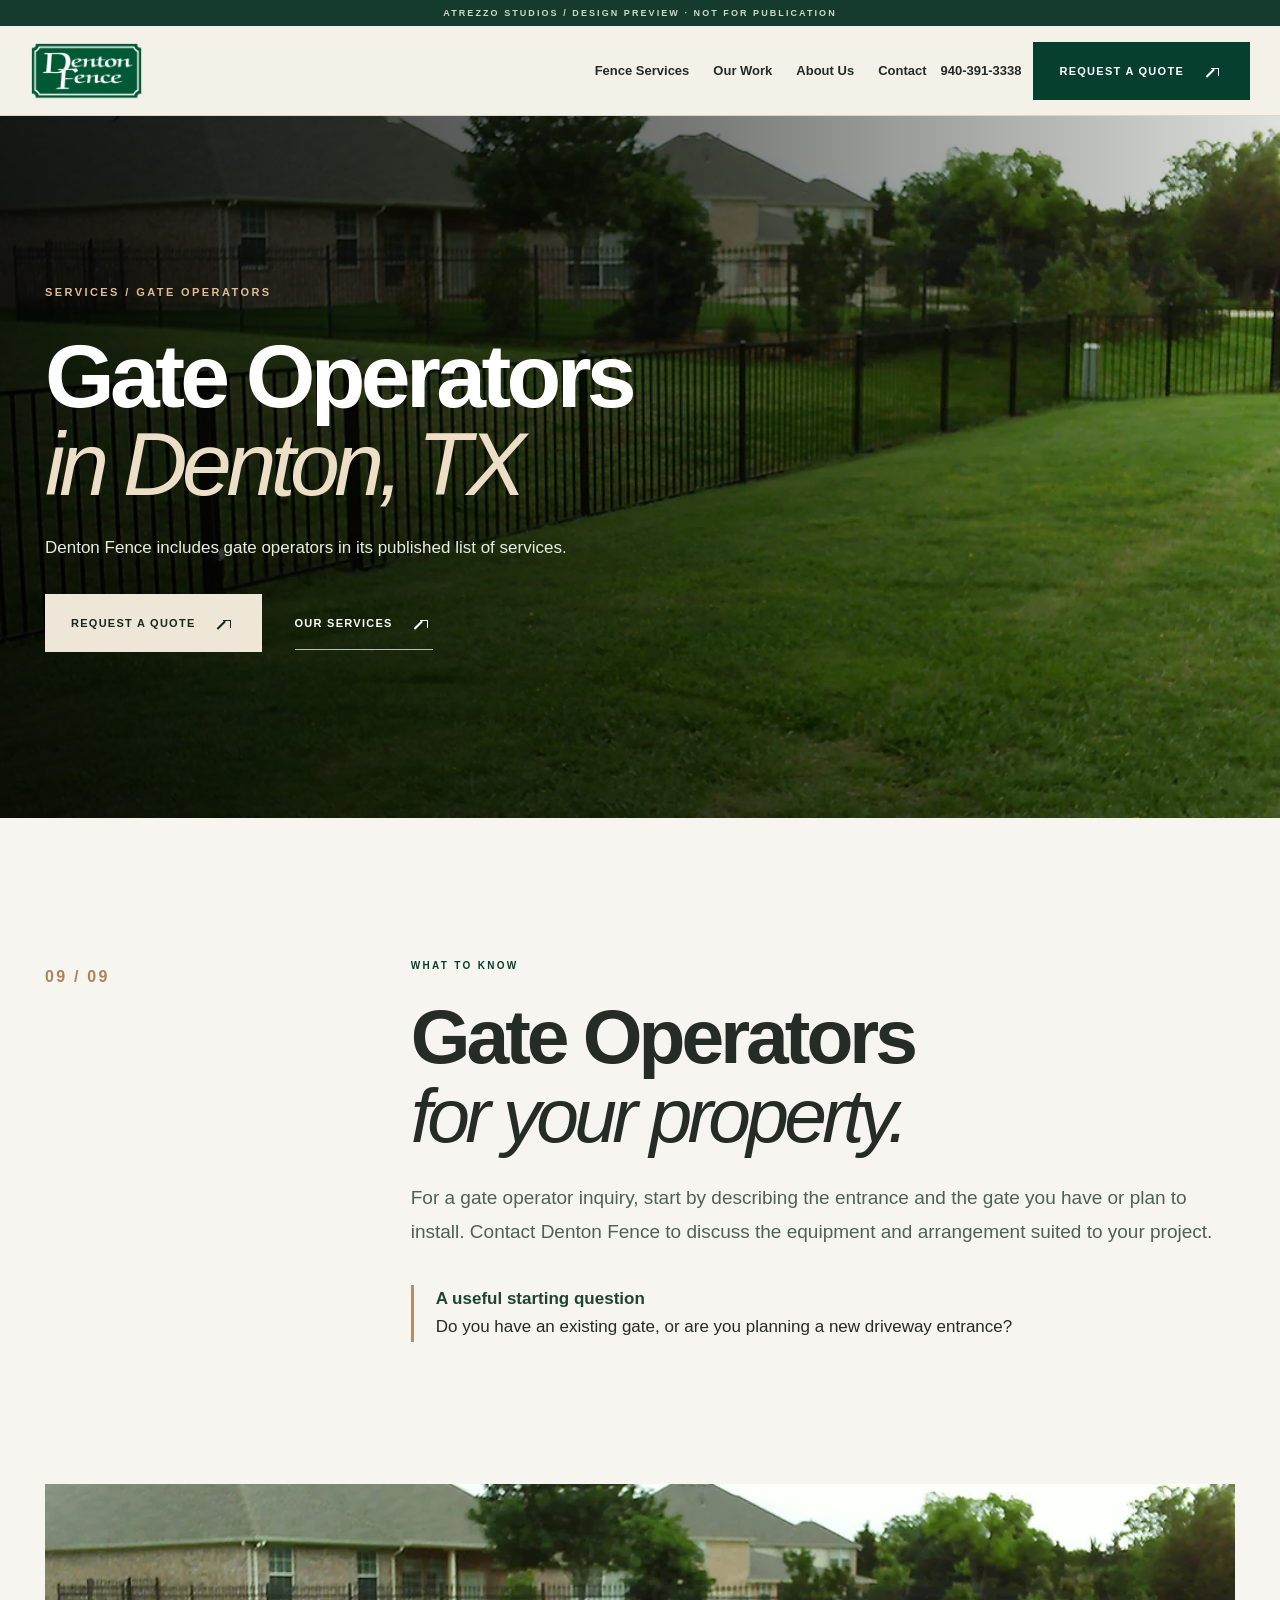
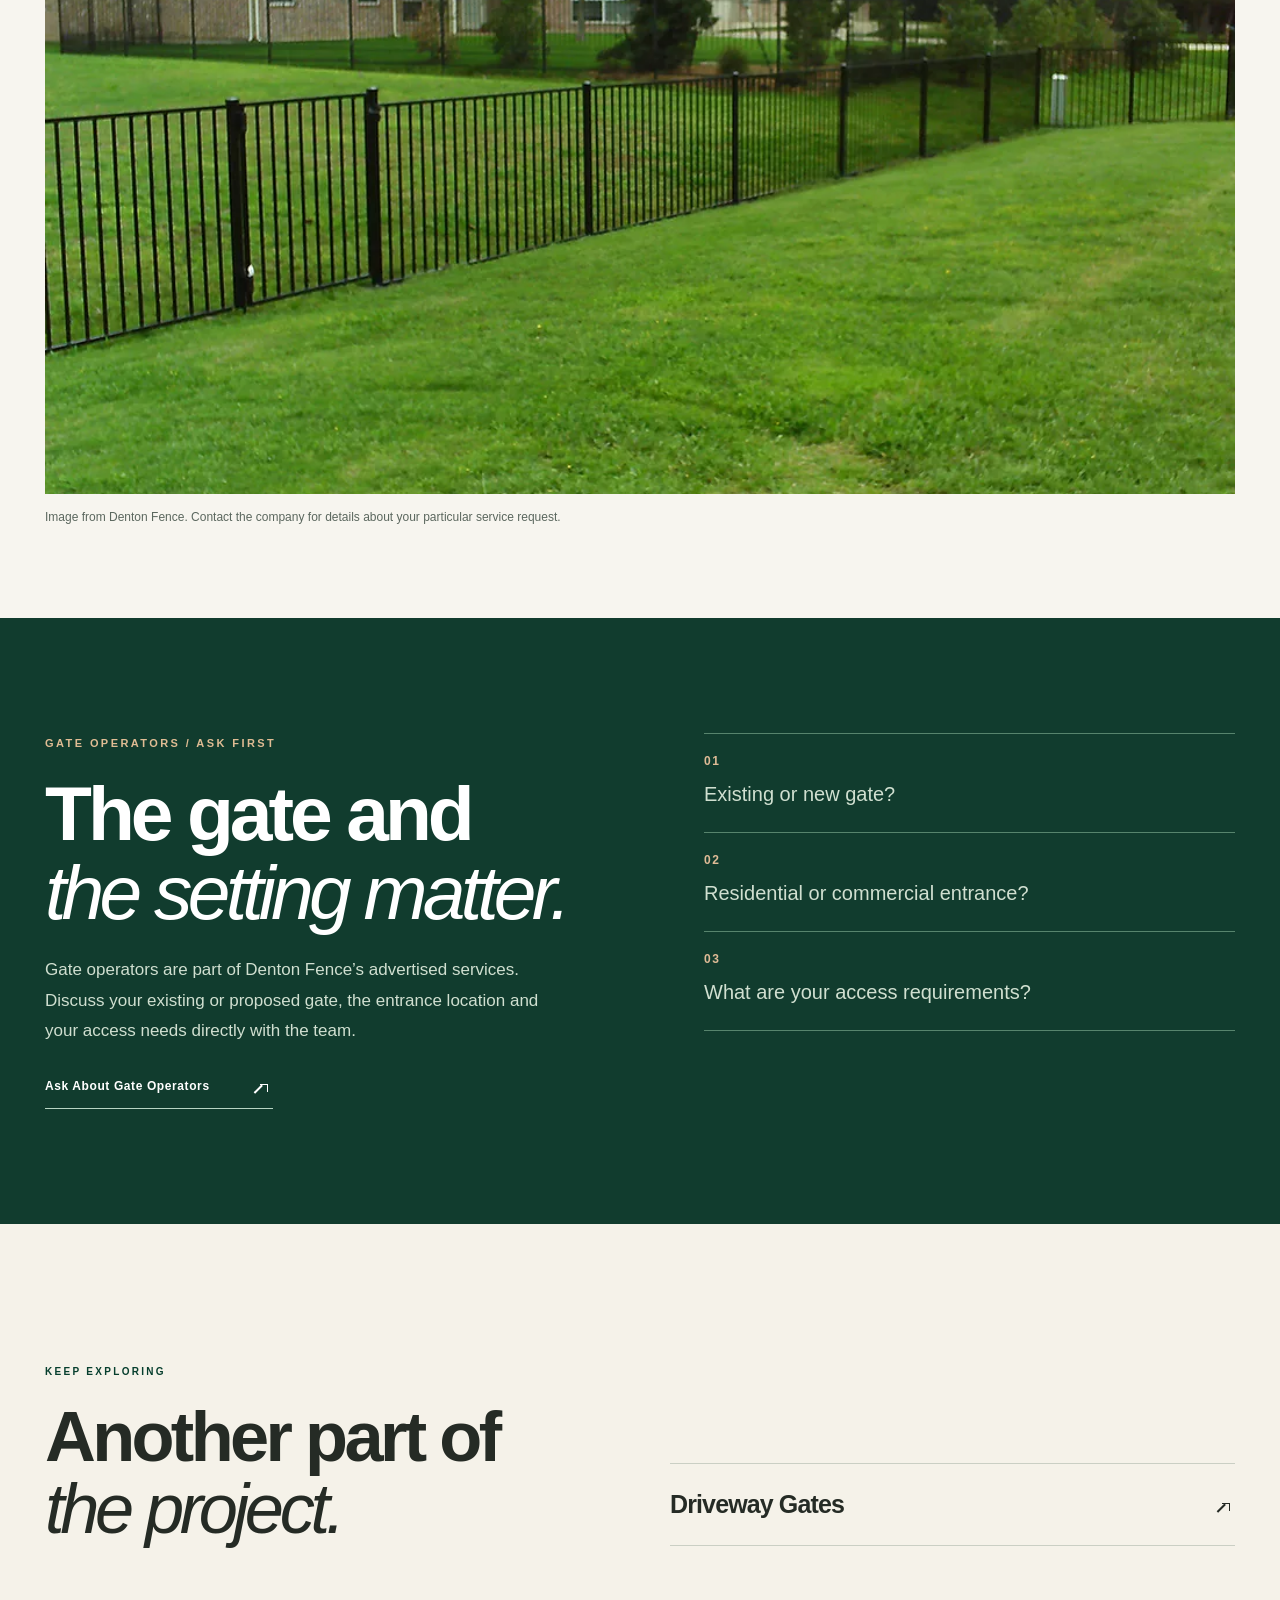
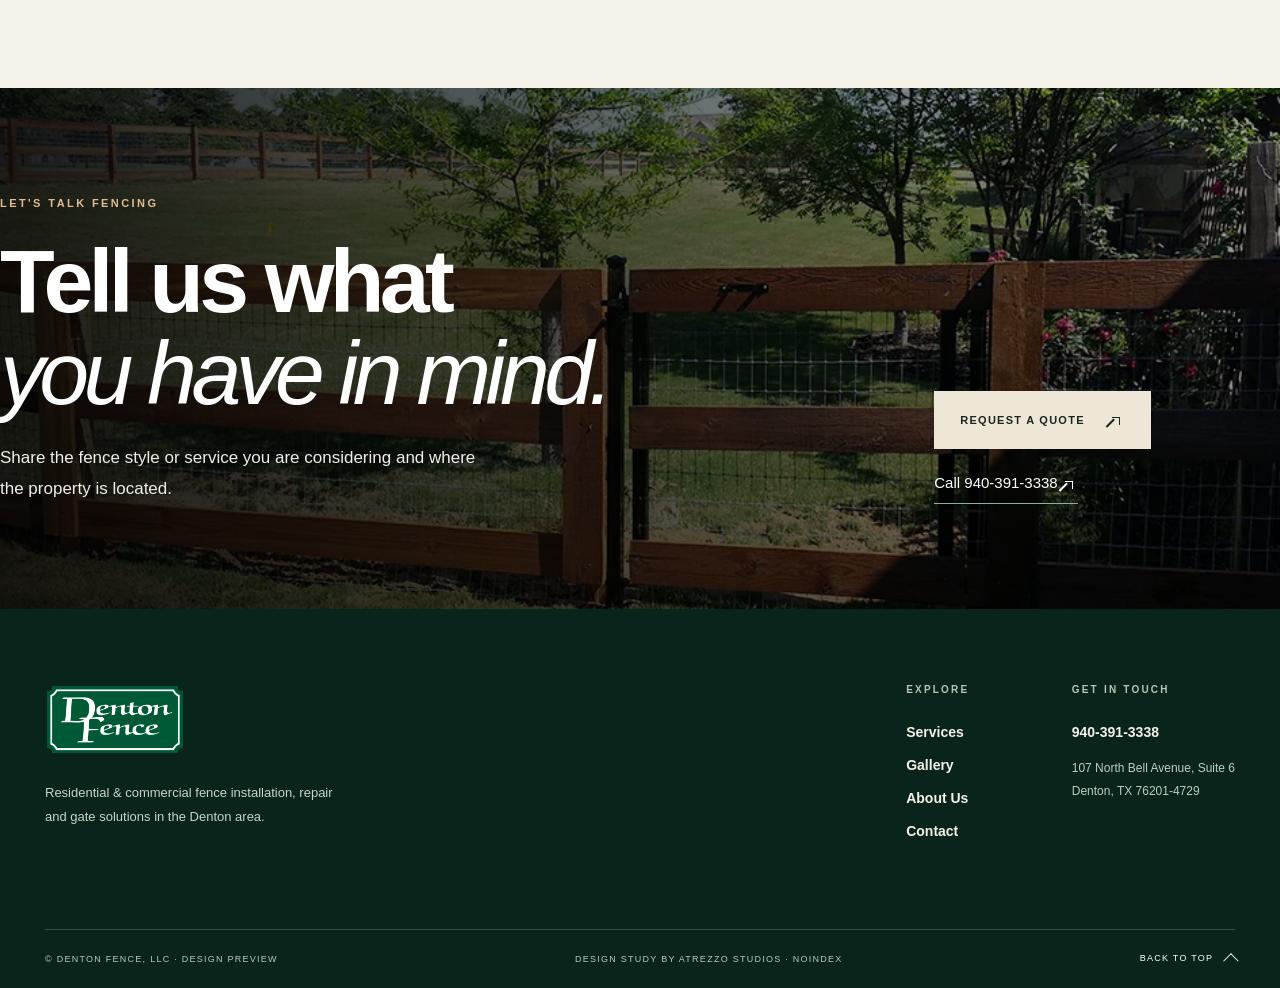
<file: services/gate-operators/index.html>
<!DOCTYPE html>

<html lang="en"><head><meta charset="utf-8"/><meta content="width=device-width, initial-scale=1" name="viewport"/><meta content="#0c3327" name="theme-color"/><meta content="noindex,nofollow,noarchive" name="robots"/><meta content="Denton Fence includes gate operators in its published list of services." name="description"/><meta content="Gate Operators in Denton, TX" property="og:title"/><meta content="Denton Fence includes gate operators in its published list of services." property="og:description"/><meta content="website" property="og:type"/><meta content="../../assets/images/denton-black-ornamental-iron-fence.webp" property="og:image"/><title>Gate Operators in Denton, TX | Denton Fence, LLC — Design Preview</title><link href="../../assets/styles.css" rel="stylesheet"/><link href="../../assets/inner.css" rel="stylesheet"/><script defer="" src="../../assets/app.js"></script><script defer="" src="../../assets/inner.js"></script><link rel="stylesheet" href="../../assets/refinements.css"/><script defer src="../../assets/refinements.js"></script><link rel="stylesheet" href="../../assets/refinements.css"/><script defer src="../../assets/refinements.js"></script></head><body class="service-page service-gate-operators"><a class="skip-link" href="#main">Skip to content</a><div class="demo-notice" role="note">ATREZZO STUDIOS / DESIGN PREVIEW · NOT FOR PUBLICATION</div><header class="site-header" id="top"><div class="header-inner"><a aria-label="Denton Fence home" class="brand" href="../../index.html"><img alt="Denton Fence, LLC" class="" decoding="async" height="128" loading="lazy" src="../../assets/images/denton-fence-original-logo.png" width="250"/></a><nav aria-label="Main navigation" class="desktop-nav"><a href="../../services/">Fence Services</a><a href="../../gallery/">Our Work</a><a href="../../about-us/">About Us</a><a href="../../contact/">Contact</a></nav><div class="header-actions"><a class="header-phone" href="tel:+19403913338">940-391-3338</a><a class="header-cta" href="../../contact/#quote-form">Request a Quote <span aria-hidden="true"><span class="ui-arrow" aria-hidden="true"></span></span></a></div><button aria-controls="mobile-menu" aria-expanded="false" aria-label="Open navigation" class="menu-toggle" type="button"><span></span><span></span></button></div><nav aria-label="Mobile navigation" class="mobile-nav" hidden="" id="mobile-menu"><a href="../../index.html">Home</a><a href="../../services/">Fence Services</a><a href="../../gallery/">Our Work</a><a href="../../about-us/">About Us</a><a href="../../contact/">Contact</a><a class="mobile-call" href="tel:+19403913338">Call 940-391-3338 <span class="ui-arrow" aria-hidden="true"></span></a></nav></header><main id="main"><section class="inner-hero"><div class="inner-hero-image"><img alt="Example of fencing displayed in Denton Fence’s project gallery" class="" decoding="async" height="768" loading="eager" src="../../assets/images/denton-black-ornamental-iron-fence.webp" width="1024"/></div><div class="inner-hero-wash"></div><div class="container inner-hero-content"><span class="mini-kicker">SERVICES / GATE OPERATORS</span><h1>Gate Operators<br/><em>in Denton, TX</em></h1><p>Denton Fence includes gate operators in its published list of services.</p><div class="hero-buttons"><a class="button button-cream" href="../../contact/#quote-form">Request a Quote <span aria-hidden="true"><span class="ui-arrow" aria-hidden="true"></span></span></a><a class="button button-text-light" href="../../services/">OUR SERVICES <span class="ui-arrow" aria-hidden="true"></span></a></div></div></section><section class="service-story section-pad"><div class="container service-story-layout"><div class="service-story-number">09 / 09</div><div><span class="eyebrow dark">WHAT TO KNOW</span><h2>Gate Operators<br/><em>for your property.</em></h2><p class="service-story-main">For a gate operator inquiry, start by describing the entrance and the gate you have or plan to install. Contact Denton Fence to discuss the equipment and arrangement suited to your project.</p><p class="service-story-question"><strong>A useful starting question</strong><br/>Do you have an existing gate, or are you planning a new driveway entrance?</p></div></div></section><section class="service-photos minimal-photo"><div class="container"><div class="one-feature"><img alt="Gate Operators illustrative view from original materials" class="" decoding="async" height="768" loading="lazy" src="../../assets/images/denton-black-ornamental-iron-fence.webp" width="1024"/><p>Image from Denton Fence. Contact the company for details about your particular service request.</p></div></div></section><section class="operator-context"><div class="container operator-layout"><div><span class="mini-kicker">GATE OPERATORS / ASK FIRST</span><h2>The gate and<br/><em>the setting matter.</em></h2><p>Gate operators are part of Denton Fence’s advertised services. Discuss your existing or proposed gate, the entrance location and your access needs directly with the team.</p><a class="text-link" href="../../contact/#quote-form">Ask About Gate Operators <span class="ui-arrow" aria-hidden="true"></span></a></div><div class="operator-border"><span>01</span><p>Existing or new gate?</p><span>02</span><p>Residential or commercial entrance?</p><span>03</span><p>What are your access requirements?</p></div></div></section><section class="related-service section-pad"><div class="container related-layout"><div><span class="eyebrow dark">KEEP EXPLORING</span><h2>Another part of<br/><em>the project.</em></h2></div><a class="related-link" href="../../services/driveway-gates/">Driveway Gates<span aria-hidden="true"><span class="ui-arrow" aria-hidden="true"></span></span></a></div></section><section class="inner-quote"><div class="container inner-quote-grid"><div><span class="mini-kicker">LET'S TALK FENCING</span><h2>Tell us what<br/><em>you have in mind.</em></h2><p>Share the fence style or service you are considering and where the property is located.</p></div><div class="quote-links"><a class="button button-cream" href="../../contact/#quote-form">Request a Quote <span class="ui-arrow" aria-hidden="true"></span></a><a href="tel:+19403913338">Call 940-391-3338 <span class="ui-arrow" aria-hidden="true"></span></a></div></div></section></main><footer class="footer"><div class="container footer-inner"><div class="footer-brand"><img alt="Denton Fence, LLC" class="" decoding="async" height="128" loading="lazy" src="../../assets/images/denton-fence-original-logo.png" width="250"/><p>Residential &amp; commercial fence installation, repair and gate solutions in the Denton area.</p></div><div class="footer-links"><div><span>EXPLORE</span><a href="../../services/">Services</a><a href="../../gallery/">Gallery</a><a href="../../about-us/">About Us</a><a href="../../contact/">Contact</a></div><div><span>GET IN TOUCH</span><a href="tel:+19403913338">940-391-3338</a><p>107 North Bell Avenue, Suite 6<br/>Denton, TX 76201-4729</p></div></div></div><div class="container footer-bottom"><span>© DENTON FENCE, LLC · DESIGN PREVIEW</span><span>DESIGN STUDY BY ATREZZO STUDIOS · NOINDEX</span><a href="#top">BACK TO TOP <span class="ui-up" aria-hidden="true"></span></a></div></footer></body></html>
</file>
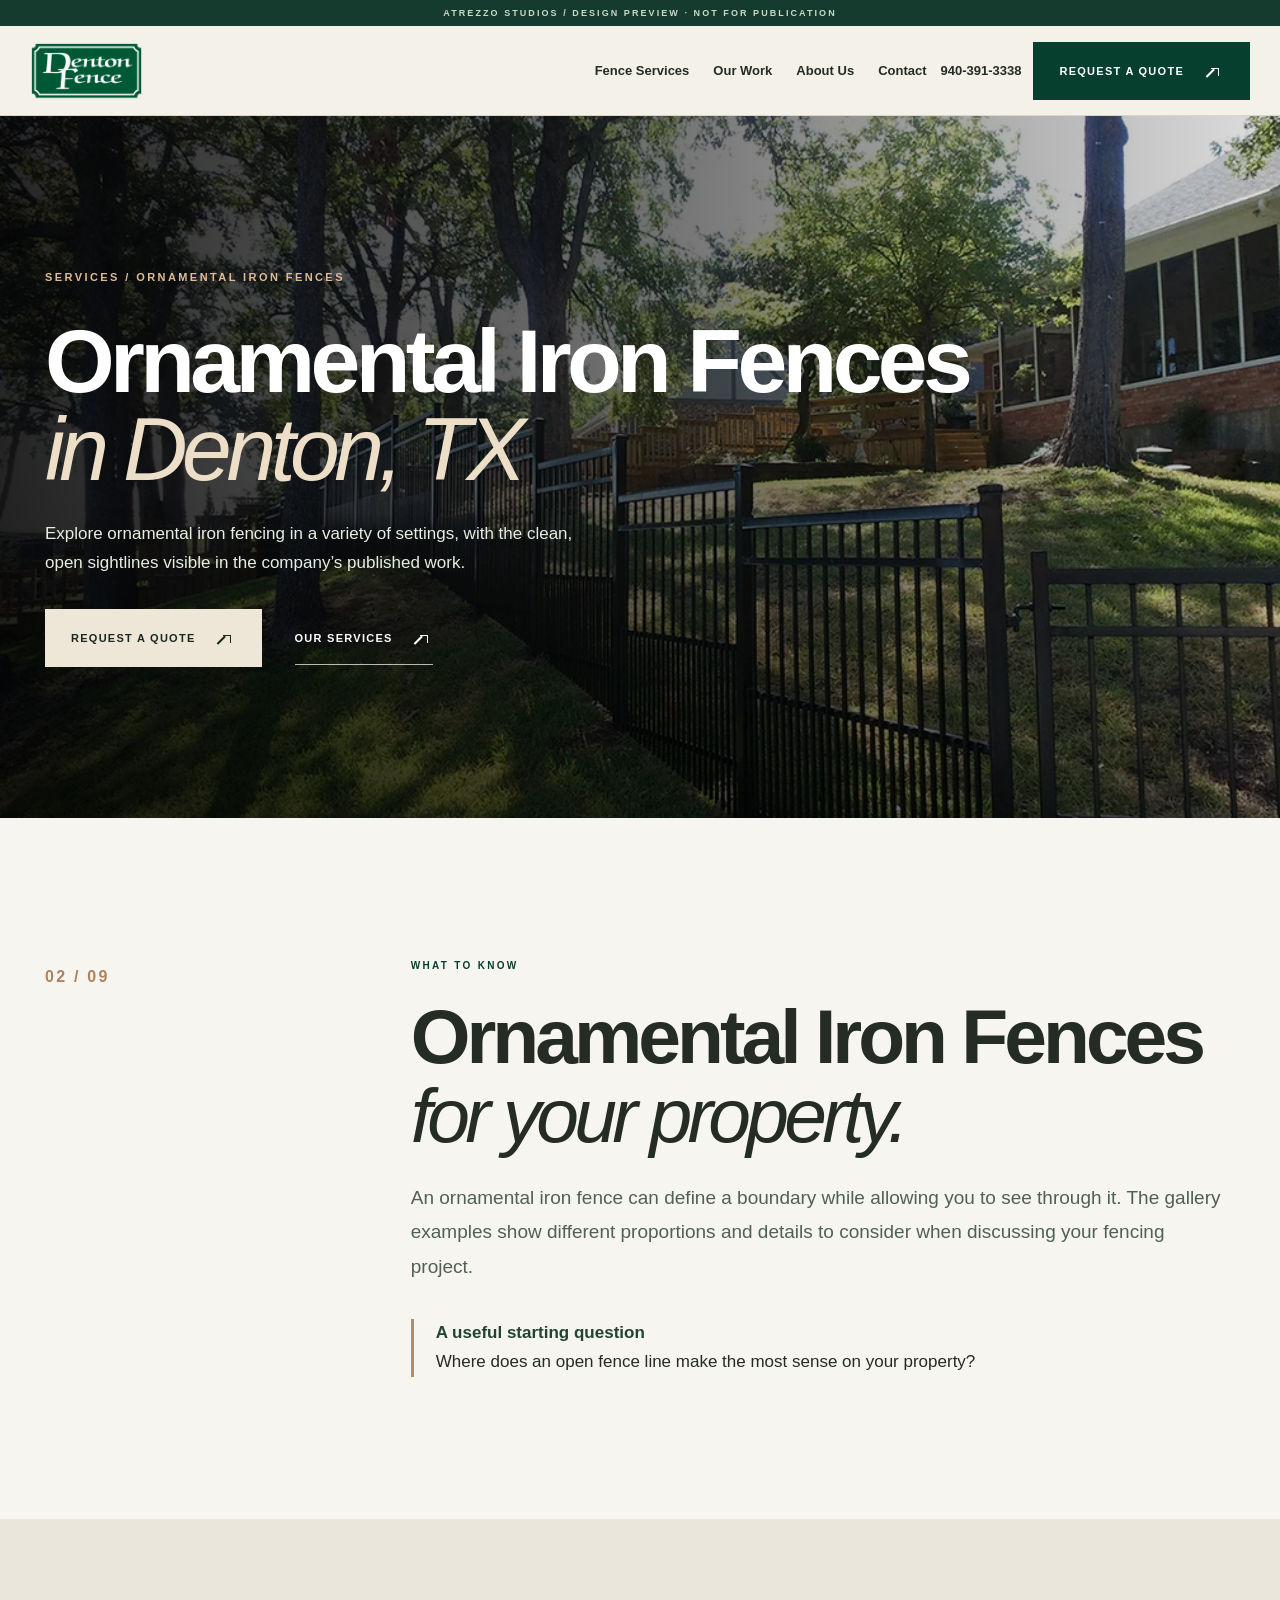
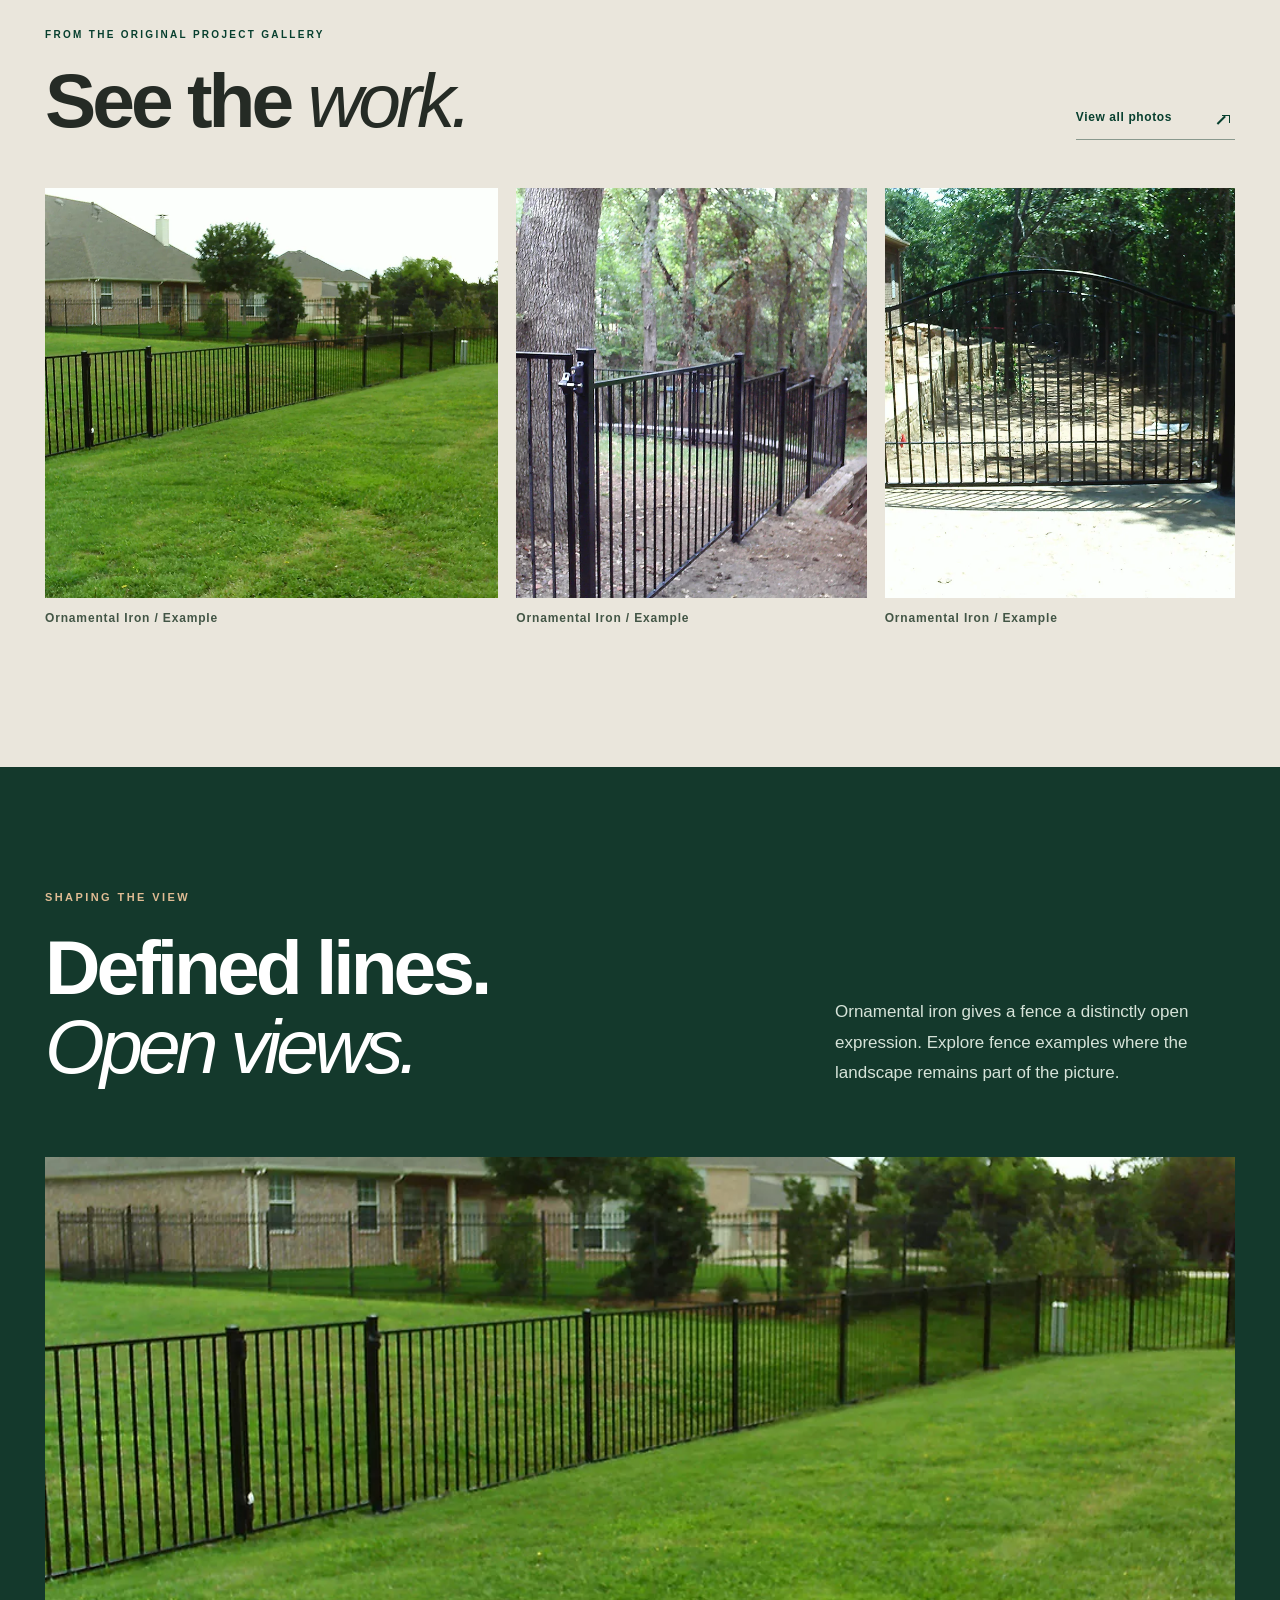
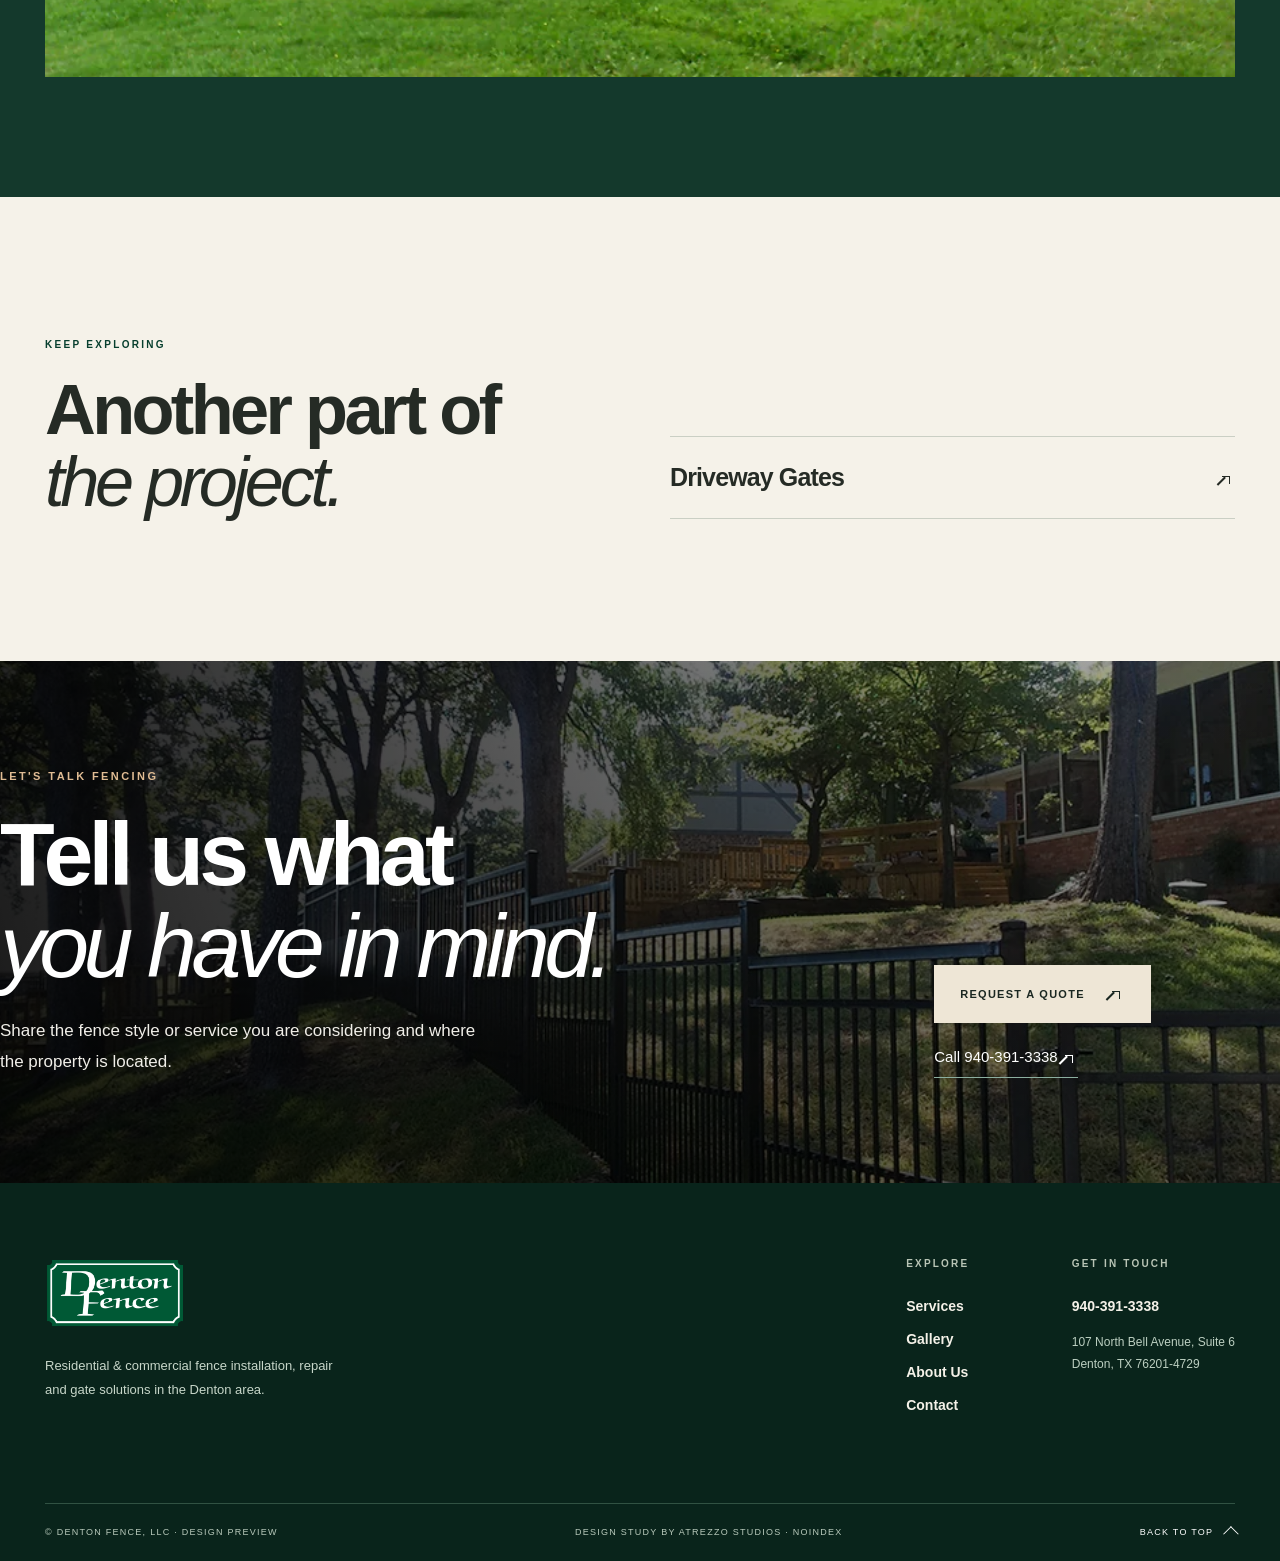
<file: services/ornamental-iron-fences/index.html>
<!DOCTYPE html>

<html lang="en"><head><meta charset="utf-8"/><meta content="width=device-width, initial-scale=1" name="viewport"/><meta content="#0c3327" name="theme-color"/><meta content="noindex,nofollow,noarchive" name="robots"/><meta content="Explore ornamental iron fencing in a variety of settings, with the clean, open sightlines visible in the company’s published work." name="description"/><meta content="Ornamental Iron Fences in Denton, TX" property="og:title"/><meta content="Explore ornamental iron fencing in a variety of settings, with the clean, open sightlines visible in the company’s published work." property="og:description"/><meta content="website" property="og:type"/><meta content="../../assets/images/denton-ornamental-iron-fencing.webp" property="og:image"/><title>Ornamental Iron Fences in Denton, TX | Denton Fence, LLC — Design Preview</title><link href="../../assets/styles.css" rel="stylesheet"/><link href="../../assets/inner.css" rel="stylesheet"/><script defer="" src="../../assets/app.js"></script><script defer="" src="../../assets/inner.js"></script><link rel="stylesheet" href="../../assets/refinements.css"/><script defer src="../../assets/refinements.js"></script></head><body class="service-page service-ornamental-iron-fences"><a class="skip-link" href="#main">Skip to content</a><div class="demo-notice" role="note">ATREZZO STUDIOS / DESIGN PREVIEW · NOT FOR PUBLICATION</div><header class="site-header" id="top"><div class="header-inner"><a aria-label="Denton Fence home" class="brand" href="../../index.html"><img alt="Denton Fence, LLC" class="" decoding="async" height="128" loading="lazy" src="../../assets/images/denton-fence-original-logo.png" width="250"/></a><nav aria-label="Main navigation" class="desktop-nav"><a href="../../services/">Fence Services</a><a href="../../gallery/">Our Work</a><a href="../../about-us/">About Us</a><a href="../../contact/">Contact</a></nav><div class="header-actions"><a class="header-phone" href="tel:+19403913338">940-391-3338</a><a class="header-cta" href="../../contact/#quote-form">Request a Quote <span aria-hidden="true"><span class="ui-arrow" aria-hidden="true"></span></span></a></div><button aria-controls="mobile-menu" aria-expanded="false" aria-label="Open navigation" class="menu-toggle" type="button"><span></span><span></span></button></div><nav aria-label="Mobile navigation" class="mobile-nav" hidden="" id="mobile-menu"><a href="../../index.html">Home</a><a href="../../services/">Fence Services</a><a href="../../gallery/">Our Work</a><a href="../../about-us/">About Us</a><a href="../../contact/">Contact</a><a class="mobile-call" href="tel:+19403913338">Call 940-391-3338 <span class="ui-arrow" aria-hidden="true"></span></a></nav></header><main id="main"><section class="inner-hero"><div class="inner-hero-image"><img alt="Example of fencing displayed in Denton Fence’s project gallery" class="" decoding="async" height="756" loading="eager" src="../../assets/images/denton-ornamental-iron-fencing.webp" width="1008"/></div><div class="inner-hero-wash"></div><div class="container inner-hero-content"><span class="mini-kicker">SERVICES / ORNAMENTAL IRON FENCES</span><h1>Ornamental Iron Fences<br/><em>in Denton, TX</em></h1><p>Explore ornamental iron fencing in a variety of settings, with the clean, open sightlines visible in the company’s published work.</p><div class="hero-buttons"><a class="button button-cream" href="../../contact/#quote-form">Request a Quote <span aria-hidden="true"><span class="ui-arrow" aria-hidden="true"></span></span></a><a class="button button-text-light" href="../../services/">OUR SERVICES <span class="ui-arrow" aria-hidden="true"></span></a></div></div></section><section class="service-story section-pad"><div class="container service-story-layout"><div class="service-story-number">02 / 09</div><div><span class="eyebrow dark">WHAT TO KNOW</span><h2>Ornamental Iron Fences<br/><em>for your property.</em></h2><p class="service-story-main">An ornamental iron fence can define a boundary while allowing you to see through it. The gallery examples show different proportions and details to consider when discussing your fencing project.</p><p class="service-story-question"><strong>A useful starting question</strong><br/>Where does an open fence line make the most sense on your property?</p></div></div></section><section class="service-photos section-pad"><div class="container"><div class="image-heading"><div><span class="eyebrow dark">FROM THE ORIGINAL PROJECT GALLERY</span><h2>See the <em>work.</em></h2></div><a class="text-link" href="../../gallery/">View all photos <span class="ui-arrow" aria-hidden="true"></span></a></div><div class="inner-photo-grid"><figure><img alt="Ornamental Iron fence example from Denton Fence gallery" class="" decoding="async" height="768" loading="lazy" src="../../assets/images/denton-tx-ornamental-iron-fence-project-01.webp" width="1024"/><figcaption>Ornamental Iron / Example</figcaption></figure><figure><img alt="Ornamental Iron fence example from Denton Fence gallery" class="" decoding="async" height="768" loading="lazy" src="../../assets/images/denton-tx-ornamental-iron-fence-project-02.webp" width="1024"/><figcaption>Ornamental Iron / Example</figcaption></figure><figure><img alt="Ornamental Iron fence example from Denton Fence gallery" class="" decoding="async" height="768" loading="lazy" src="../../assets/images/denton-tx-ornamental-iron-fence-project-03.webp" width="1024"/><figcaption>Ornamental Iron / Example</figcaption></figure></div></div></section><section class="iron-vision"><div class="container"><span class="mini-kicker">SHAPING THE VIEW</span><div class="iron-vision-header"><h2>Defined lines.<br/><em>Open views.</em></h2><p>Ornamental iron gives a fence a distinctly open expression. Explore fence examples where the landscape remains part of the picture.</p></div><div class="iron-vision-photo"><img alt="Black ornamental iron fence across an open landscape" loading="lazy" src="../../assets/images/denton-black-ornamental-iron-fence.webp"/></div></div></section><section class="related-service section-pad"><div class="container related-layout"><div><span class="eyebrow dark">KEEP EXPLORING</span><h2>Another part of<br/><em>the project.</em></h2></div><a class="related-link" href="../../services/driveway-gates/">Driveway Gates<span aria-hidden="true"><span class="ui-arrow" aria-hidden="true"></span></span></a></div></section><section class="inner-quote"><div class="container inner-quote-grid"><div><span class="mini-kicker">LET'S TALK FENCING</span><h2>Tell us what<br/><em>you have in mind.</em></h2><p>Share the fence style or service you are considering and where the property is located.</p></div><div class="quote-links"><a class="button button-cream" href="../../contact/#quote-form">Request a Quote <span class="ui-arrow" aria-hidden="true"></span></a><a href="tel:+19403913338">Call 940-391-3338 <span class="ui-arrow" aria-hidden="true"></span></a></div></div></section></main><footer class="footer"><div class="container footer-inner"><div class="footer-brand"><img alt="Denton Fence, LLC" class="" decoding="async" height="128" loading="lazy" src="../../assets/images/denton-fence-original-logo.png" width="250"/><p>Residential &amp; commercial fence installation, repair and gate solutions in the Denton area.</p></div><div class="footer-links"><div><span>EXPLORE</span><a href="../../services/">Services</a><a href="../../gallery/">Gallery</a><a href="../../about-us/">About Us</a><a href="../../contact/">Contact</a></div><div><span>GET IN TOUCH</span><a href="tel:+19403913338">940-391-3338</a><p>107 North Bell Avenue, Suite 6<br/>Denton, TX 76201-4729</p></div></div></div><div class="container footer-bottom"><span>© DENTON FENCE, LLC · DESIGN PREVIEW</span><span>DESIGN STUDY BY ATREZZO STUDIOS · NOINDEX</span><a href="#top">BACK TO TOP <span class="ui-up" aria-hidden="true"></span></a></div></footer></body></html>
</file>
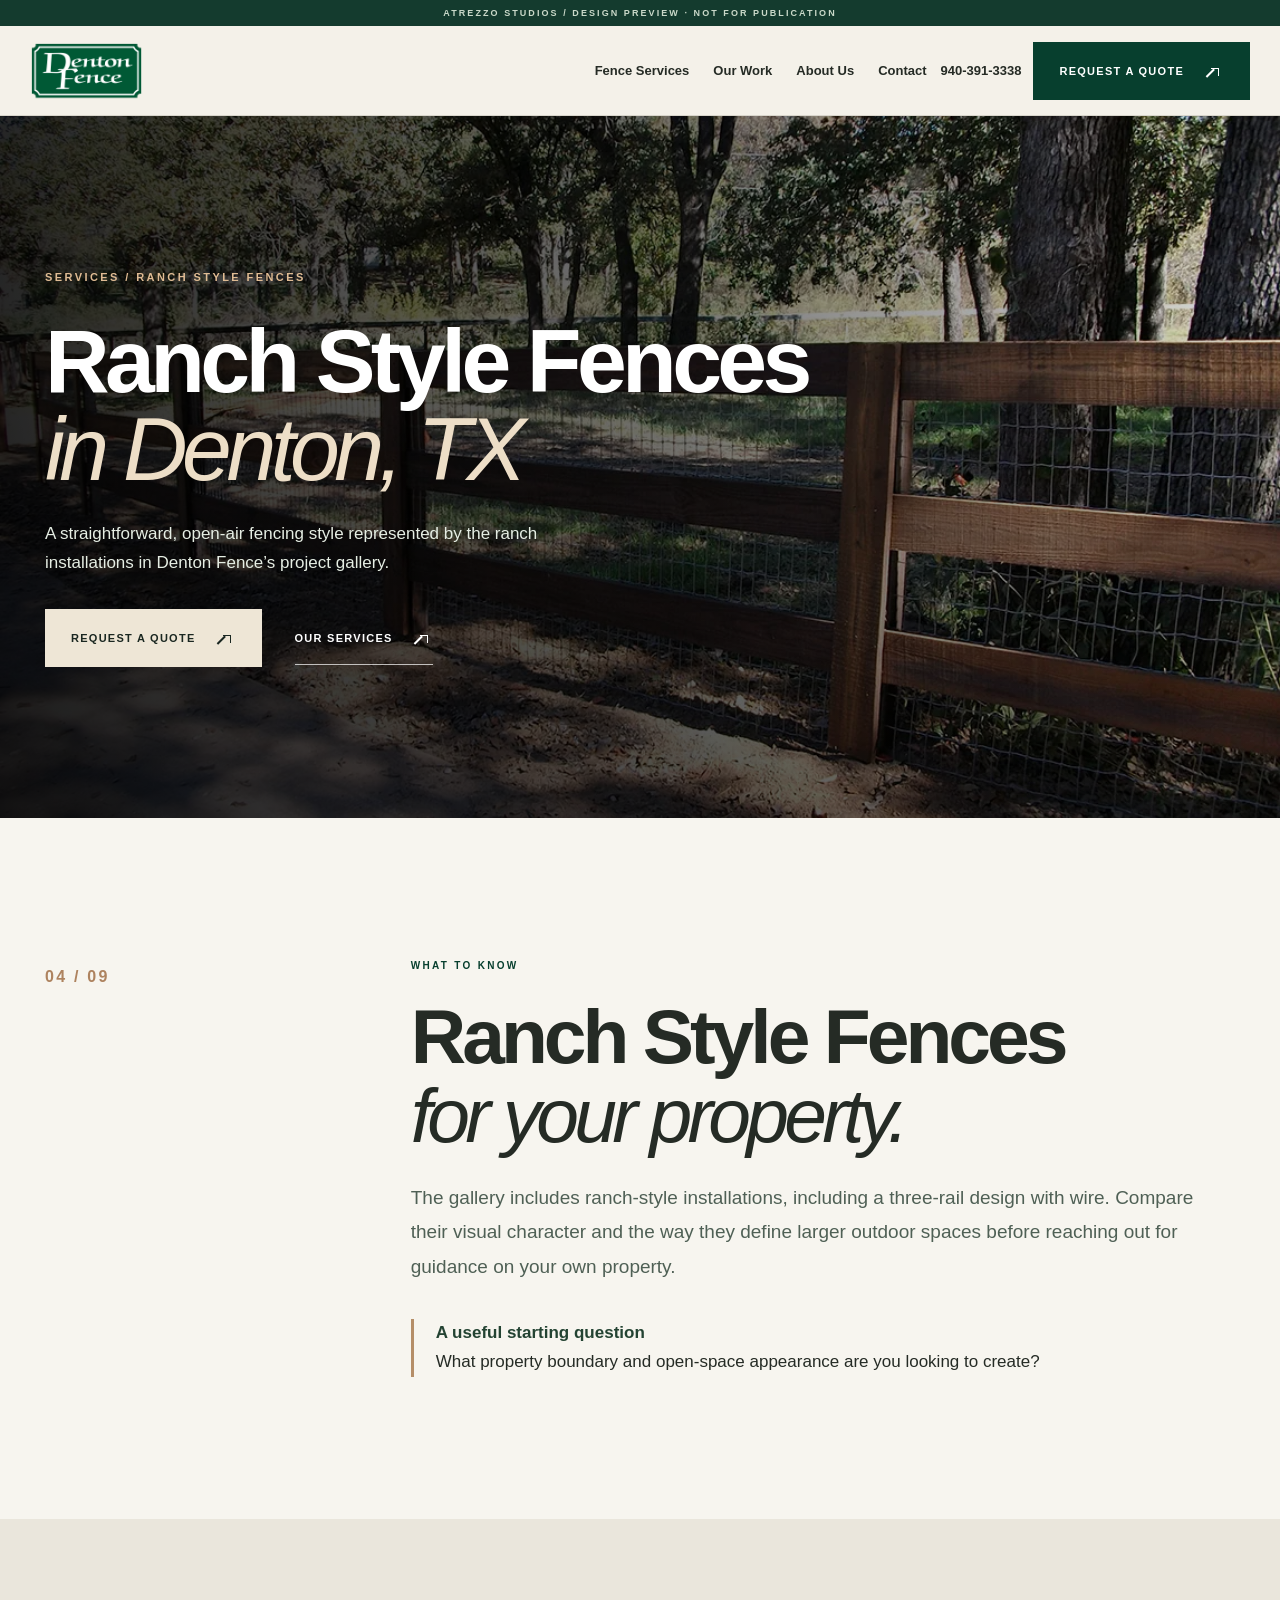
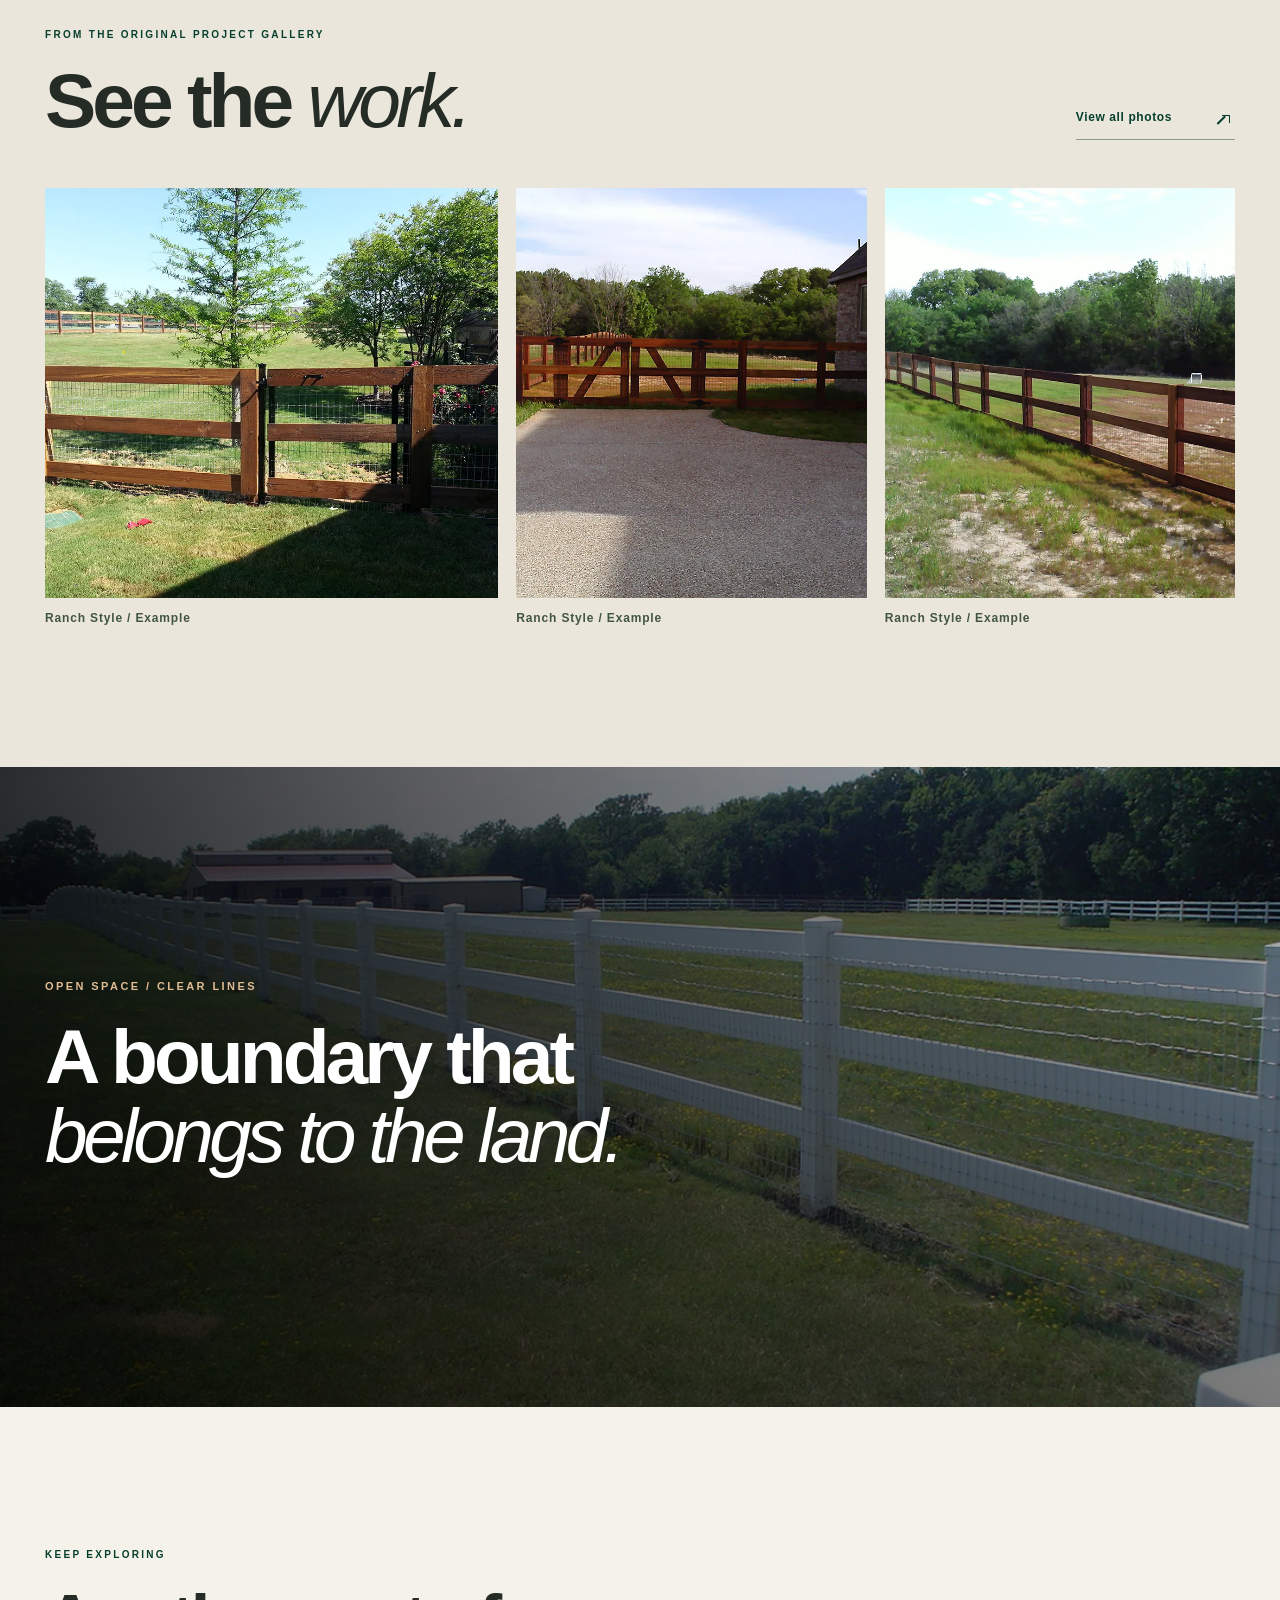
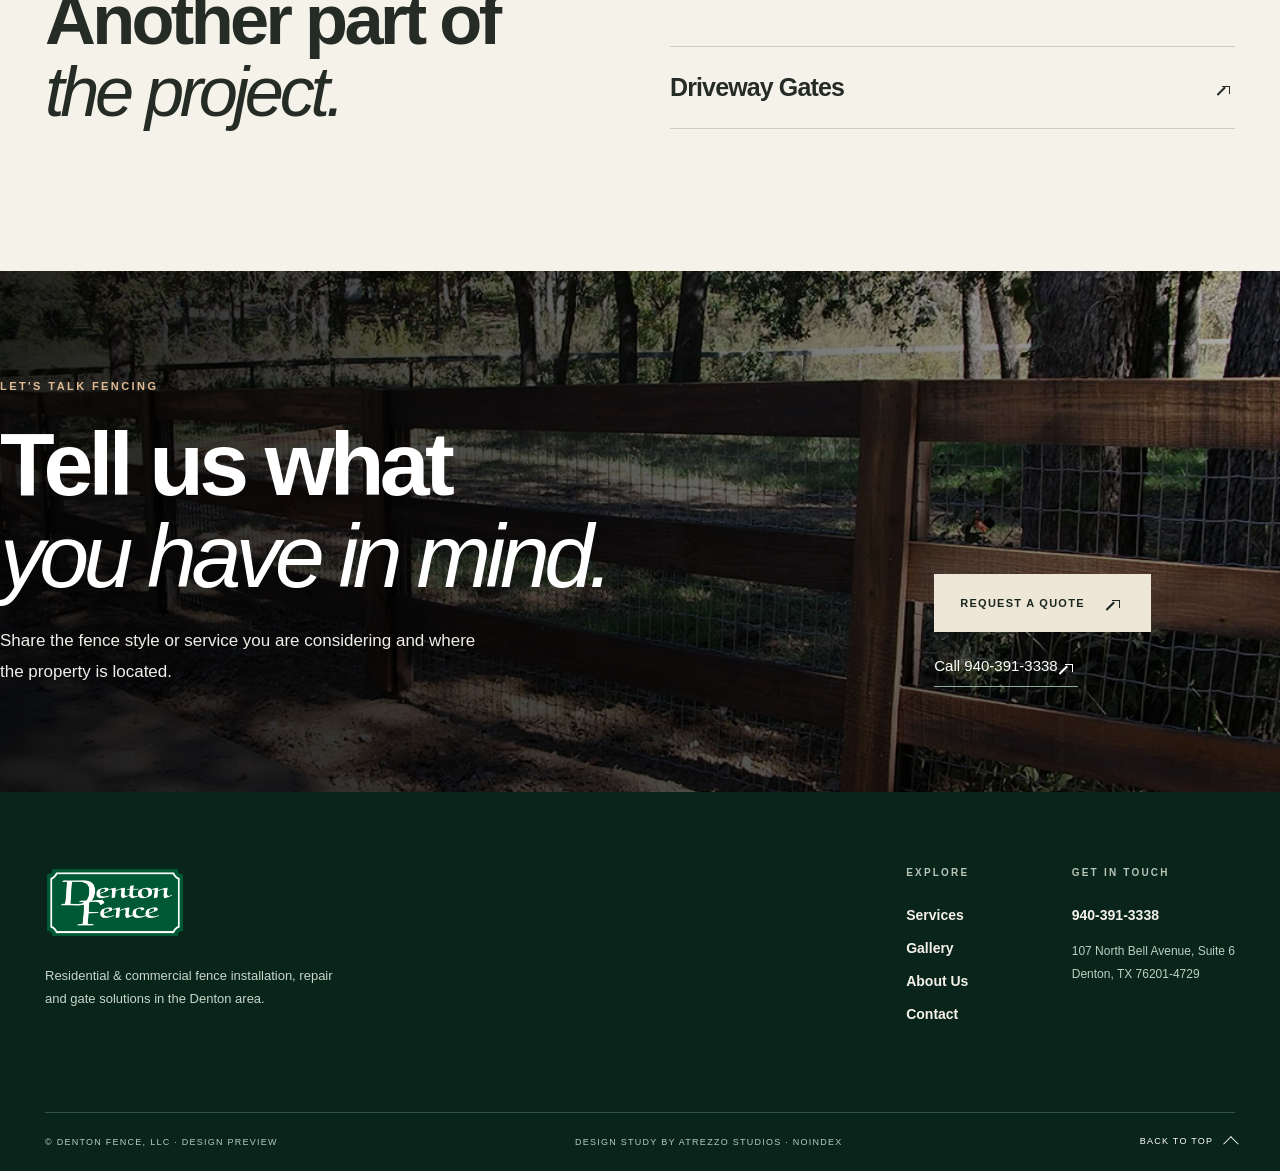
<file: services/ranch-style-fences/index.html>
<!DOCTYPE html>

<html lang="en"><head><meta charset="utf-8"/><meta content="width=device-width, initial-scale=1" name="viewport"/><meta content="#0c3327" name="theme-color"/><meta content="noindex,nofollow,noarchive" name="robots"/><meta content="A straightforward, open-air fencing style represented by the ranch installations in Denton Fence’s project gallery." name="description"/><meta content="Ranch Style Fences in Denton, TX" property="og:title"/><meta content="A straightforward, open-air fencing style represented by the ranch installations in Denton Fence’s project gallery." property="og:description"/><meta content="website" property="og:type"/><meta content="../../assets/images/north-texas-ranch-style-wood-fence.webp" property="og:image"/><title>Ranch Style Fences in Denton, TX | Denton Fence, LLC — Design Preview</title><link href="../../assets/styles.css" rel="stylesheet"/><link href="../../assets/inner.css" rel="stylesheet"/><script defer="" src="../../assets/app.js"></script><script defer="" src="../../assets/inner.js"></script><link rel="stylesheet" href="../../assets/refinements.css"/><script defer src="../../assets/refinements.js"></script></head><body class="service-page service-ranch-style-fences"><a class="skip-link" href="#main">Skip to content</a><div class="demo-notice" role="note">ATREZZO STUDIOS / DESIGN PREVIEW · NOT FOR PUBLICATION</div><header class="site-header" id="top"><div class="header-inner"><a aria-label="Denton Fence home" class="brand" href="../../index.html"><img alt="Denton Fence, LLC" class="" decoding="async" height="128" loading="lazy" src="../../assets/images/denton-fence-original-logo.png" width="250"/></a><nav aria-label="Main navigation" class="desktop-nav"><a href="../../services/">Fence Services</a><a href="../../gallery/">Our Work</a><a href="../../about-us/">About Us</a><a href="../../contact/">Contact</a></nav><div class="header-actions"><a class="header-phone" href="tel:+19403913338">940-391-3338</a><a class="header-cta" href="../../contact/#quote-form">Request a Quote <span aria-hidden="true"><span class="ui-arrow" aria-hidden="true"></span></span></a></div><button aria-controls="mobile-menu" aria-expanded="false" aria-label="Open navigation" class="menu-toggle" type="button"><span></span><span></span></button></div><nav aria-label="Mobile navigation" class="mobile-nav" hidden="" id="mobile-menu"><a href="../../index.html">Home</a><a href="../../services/">Fence Services</a><a href="../../gallery/">Our Work</a><a href="../../about-us/">About Us</a><a href="../../contact/">Contact</a><a class="mobile-call" href="tel:+19403913338">Call 940-391-3338 <span class="ui-arrow" aria-hidden="true"></span></a></nav></header><main id="main"><section class="inner-hero"><div class="inner-hero-image"><img alt="Example of fencing displayed in Denton Fence’s project gallery" class="" decoding="async" height="860" loading="eager" src="../../assets/images/north-texas-ranch-style-wood-fence.webp" width="1147"/></div><div class="inner-hero-wash"></div><div class="container inner-hero-content"><span class="mini-kicker">SERVICES / RANCH STYLE FENCES</span><h1>Ranch Style Fences<br/><em>in Denton, TX</em></h1><p>A straightforward, open-air fencing style represented by the ranch installations in Denton Fence’s project gallery.</p><div class="hero-buttons"><a class="button button-cream" href="../../contact/#quote-form">Request a Quote <span aria-hidden="true"><span class="ui-arrow" aria-hidden="true"></span></span></a><a class="button button-text-light" href="../../services/">OUR SERVICES <span class="ui-arrow" aria-hidden="true"></span></a></div></div></section><section class="service-story section-pad"><div class="container service-story-layout"><div class="service-story-number">04 / 09</div><div><span class="eyebrow dark">WHAT TO KNOW</span><h2>Ranch Style Fences<br/><em>for your property.</em></h2><p class="service-story-main">The gallery includes ranch-style installations, including a three-rail design with wire. Compare their visual character and the way they define larger outdoor spaces before reaching out for guidance on your own property.</p><p class="service-story-question"><strong>A useful starting question</strong><br/>What property boundary and open-space appearance are you looking to create?</p></div></div></section><section class="service-photos section-pad"><div class="container"><div class="image-heading"><div><span class="eyebrow dark">FROM THE ORIGINAL PROJECT GALLERY</span><h2>See the <em>work.</em></h2></div><a class="text-link" href="../../gallery/">View all photos <span class="ui-arrow" aria-hidden="true"></span></a></div><div class="inner-photo-grid"><figure><img alt="Ranch Style fence example from Denton Fence gallery" class="" decoding="async" height="756" loading="lazy" src="../../assets/images/denton-tx-ranch-style-fence-project-01.webp" width="1008"/><figcaption>Ranch Style / Example</figcaption></figure><figure><img alt="Ranch Style fence example from Denton Fence gallery" class="" decoding="async" height="768" loading="lazy" src="../../assets/images/denton-tx-ranch-style-fence-project-02.webp" width="1024"/><figcaption>Ranch Style / Example</figcaption></figure><figure><img alt="Ranch Style fence example from Denton Fence gallery" class="" decoding="async" height="768" loading="lazy" src="../../assets/images/denton-tx-ranch-style-fence-project-03.webp" width="1024"/><figcaption>Ranch Style / Example</figcaption></figure></div></div></section><section class="ranch-panorama"><img alt="White ranch style fence running across a large grassy property" loading="lazy" src="../../assets/images/texas-white-ranch-fence.webp"/><div class="ranch-overlay"></div><div class="container"><span class="mini-kicker">OPEN SPACE / CLEAR LINES</span><h2>A boundary that<br/><em>belongs to the land.</em></h2></div></section><section class="related-service section-pad"><div class="container related-layout"><div><span class="eyebrow dark">KEEP EXPLORING</span><h2>Another part of<br/><em>the project.</em></h2></div><a class="related-link" href="../../services/driveway-gates/">Driveway Gates<span aria-hidden="true"><span class="ui-arrow" aria-hidden="true"></span></span></a></div></section><section class="inner-quote"><div class="container inner-quote-grid"><div><span class="mini-kicker">LET'S TALK FENCING</span><h2>Tell us what<br/><em>you have in mind.</em></h2><p>Share the fence style or service you are considering and where the property is located.</p></div><div class="quote-links"><a class="button button-cream" href="../../contact/#quote-form">Request a Quote <span class="ui-arrow" aria-hidden="true"></span></a><a href="tel:+19403913338">Call 940-391-3338 <span class="ui-arrow" aria-hidden="true"></span></a></div></div></section></main><footer class="footer"><div class="container footer-inner"><div class="footer-brand"><img alt="Denton Fence, LLC" class="" decoding="async" height="128" loading="lazy" src="../../assets/images/denton-fence-original-logo.png" width="250"/><p>Residential &amp; commercial fence installation, repair and gate solutions in the Denton area.</p></div><div class="footer-links"><div><span>EXPLORE</span><a href="../../services/">Services</a><a href="../../gallery/">Gallery</a><a href="../../about-us/">About Us</a><a href="../../contact/">Contact</a></div><div><span>GET IN TOUCH</span><a href="tel:+19403913338">940-391-3338</a><p>107 North Bell Avenue, Suite 6<br/>Denton, TX 76201-4729</p></div></div></div><div class="container footer-bottom"><span>© DENTON FENCE, LLC · DESIGN PREVIEW</span><span>DESIGN STUDY BY ATREZZO STUDIOS · NOINDEX</span><a href="#top">BACK TO TOP <span class="ui-up" aria-hidden="true"></span></a></div></footer></body></html>
</file>
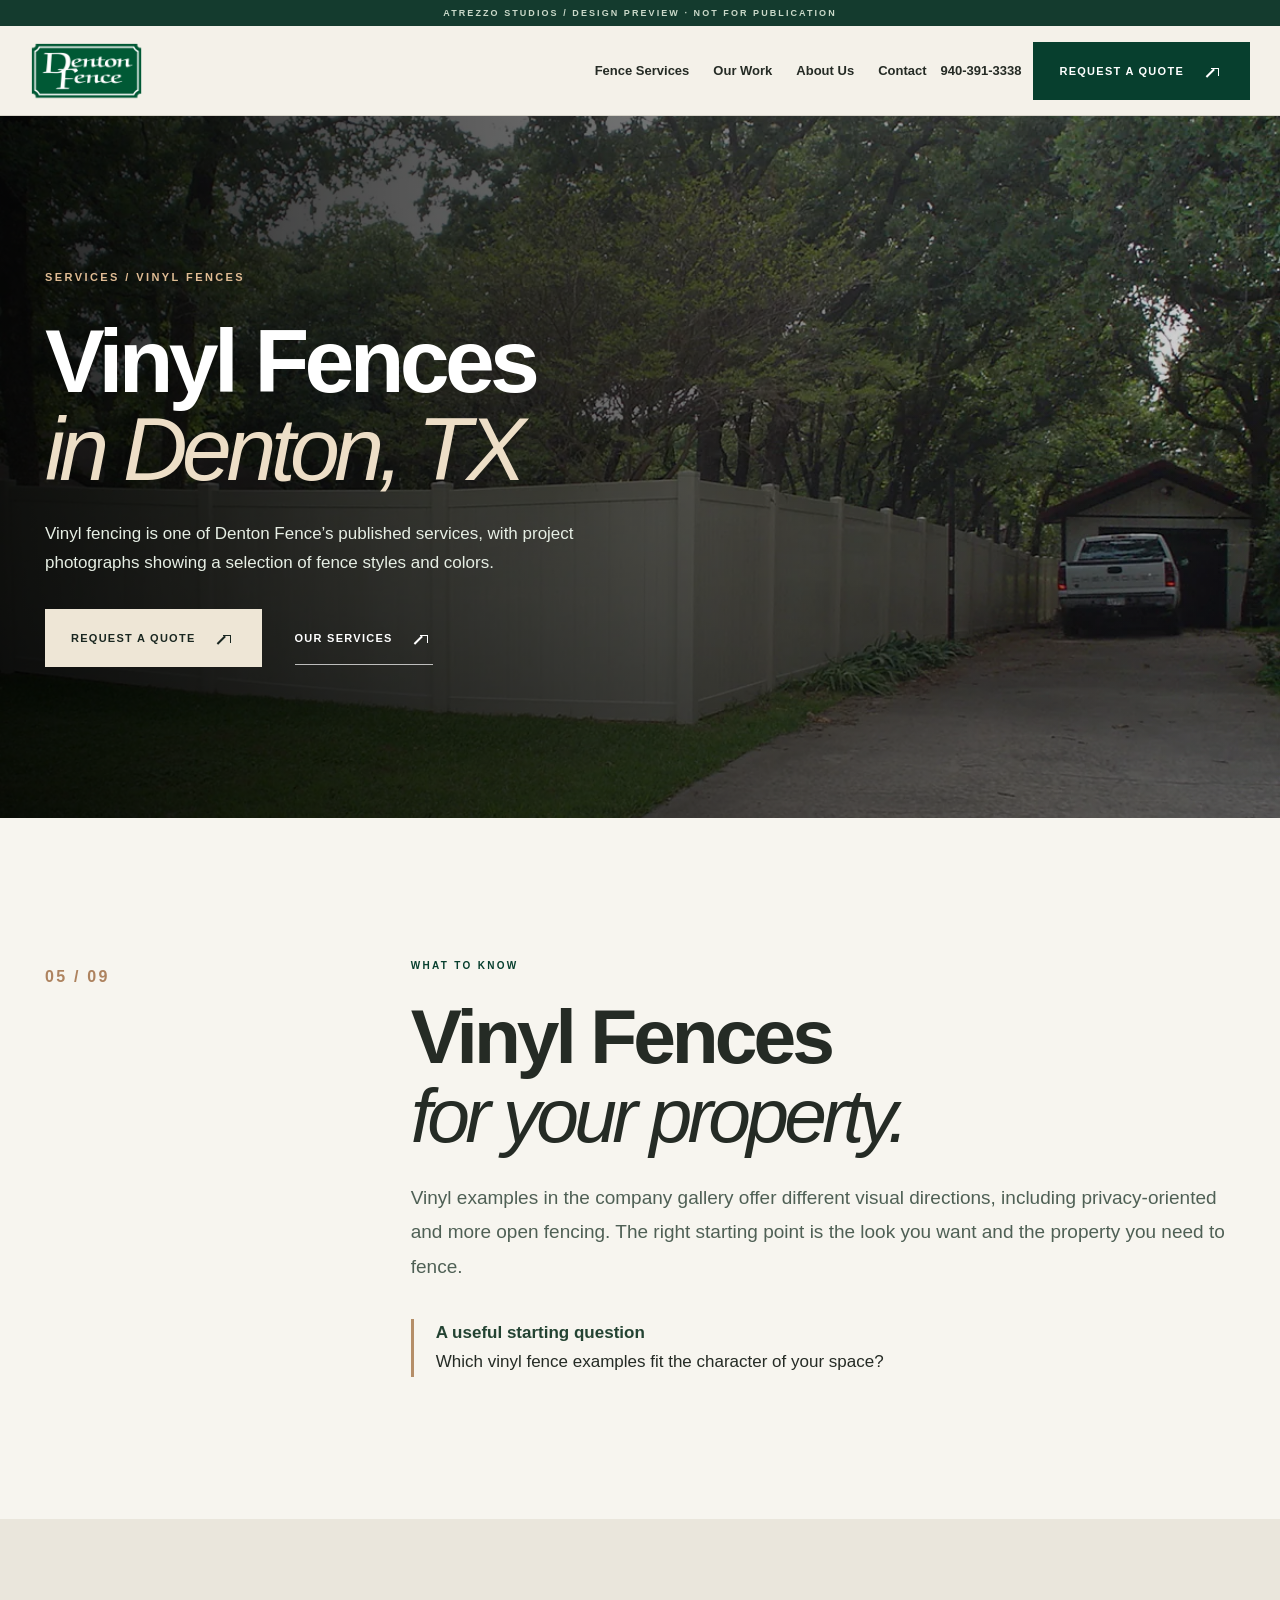
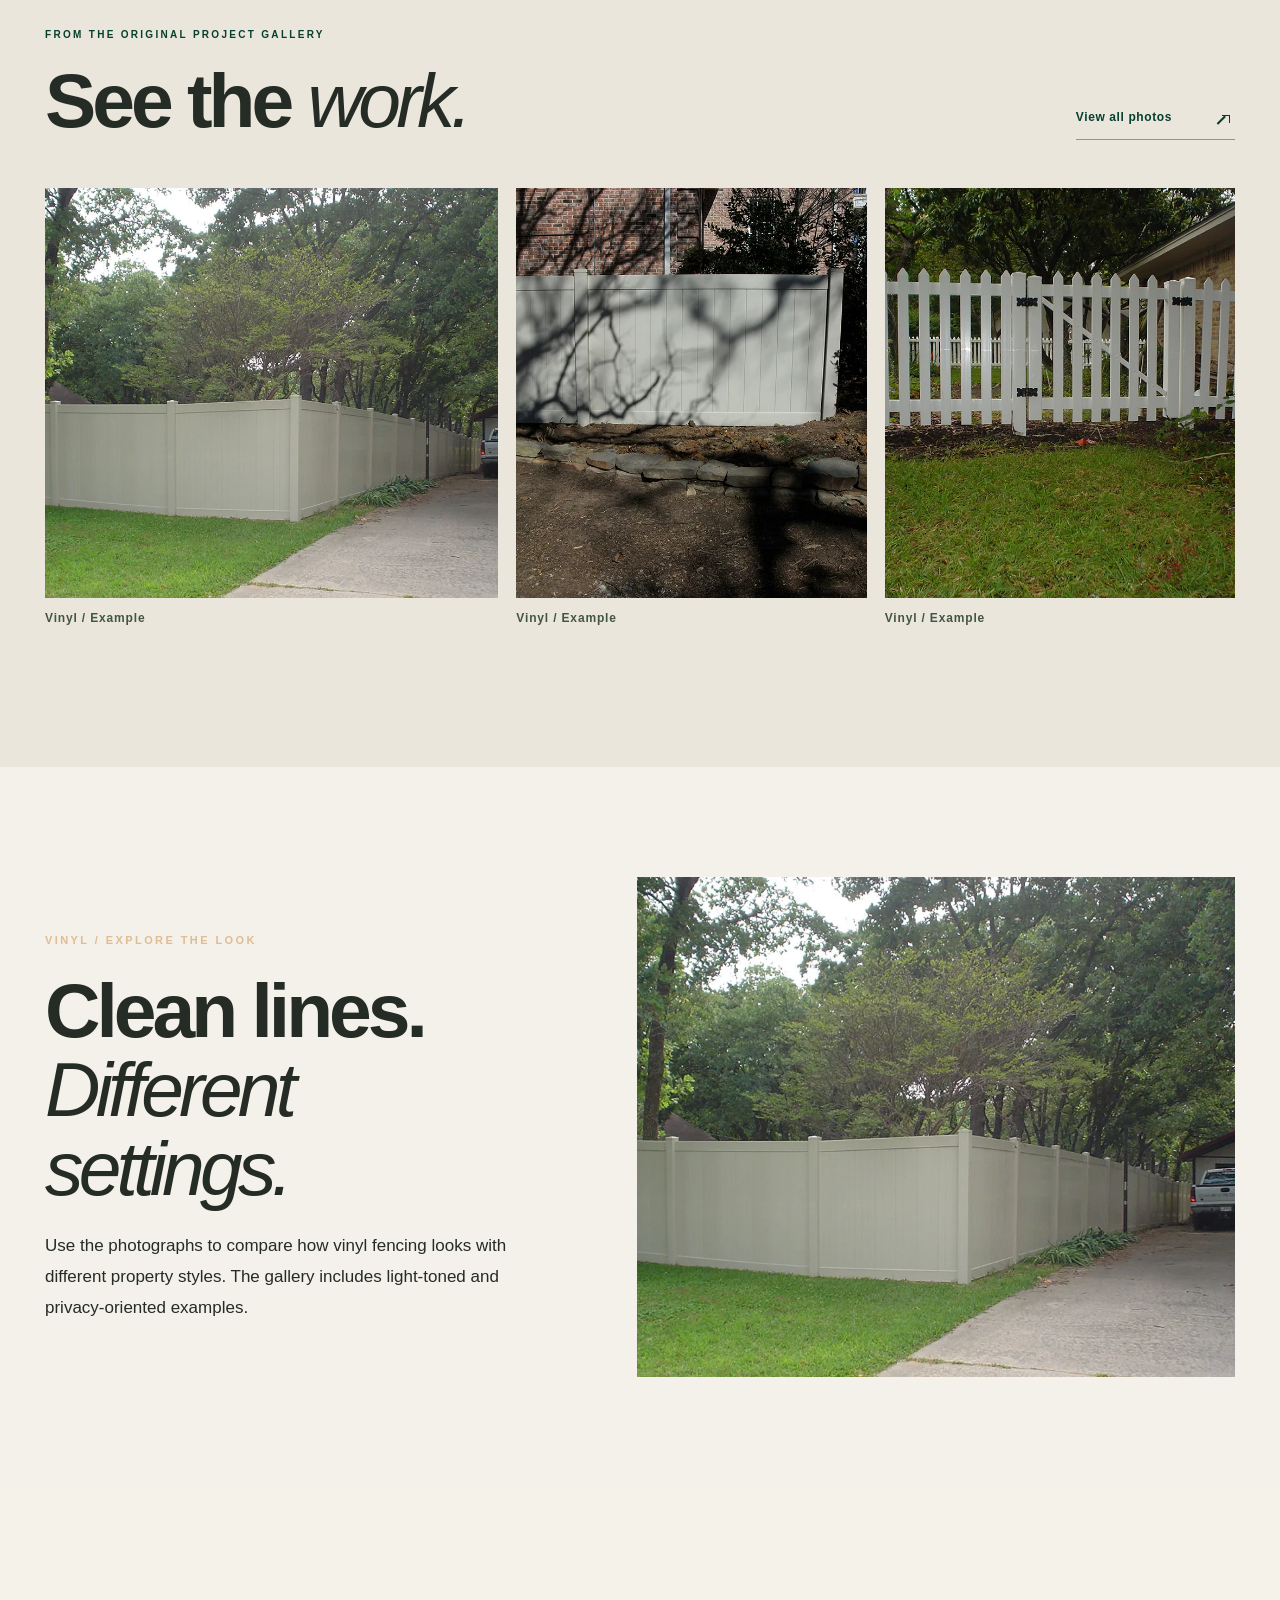
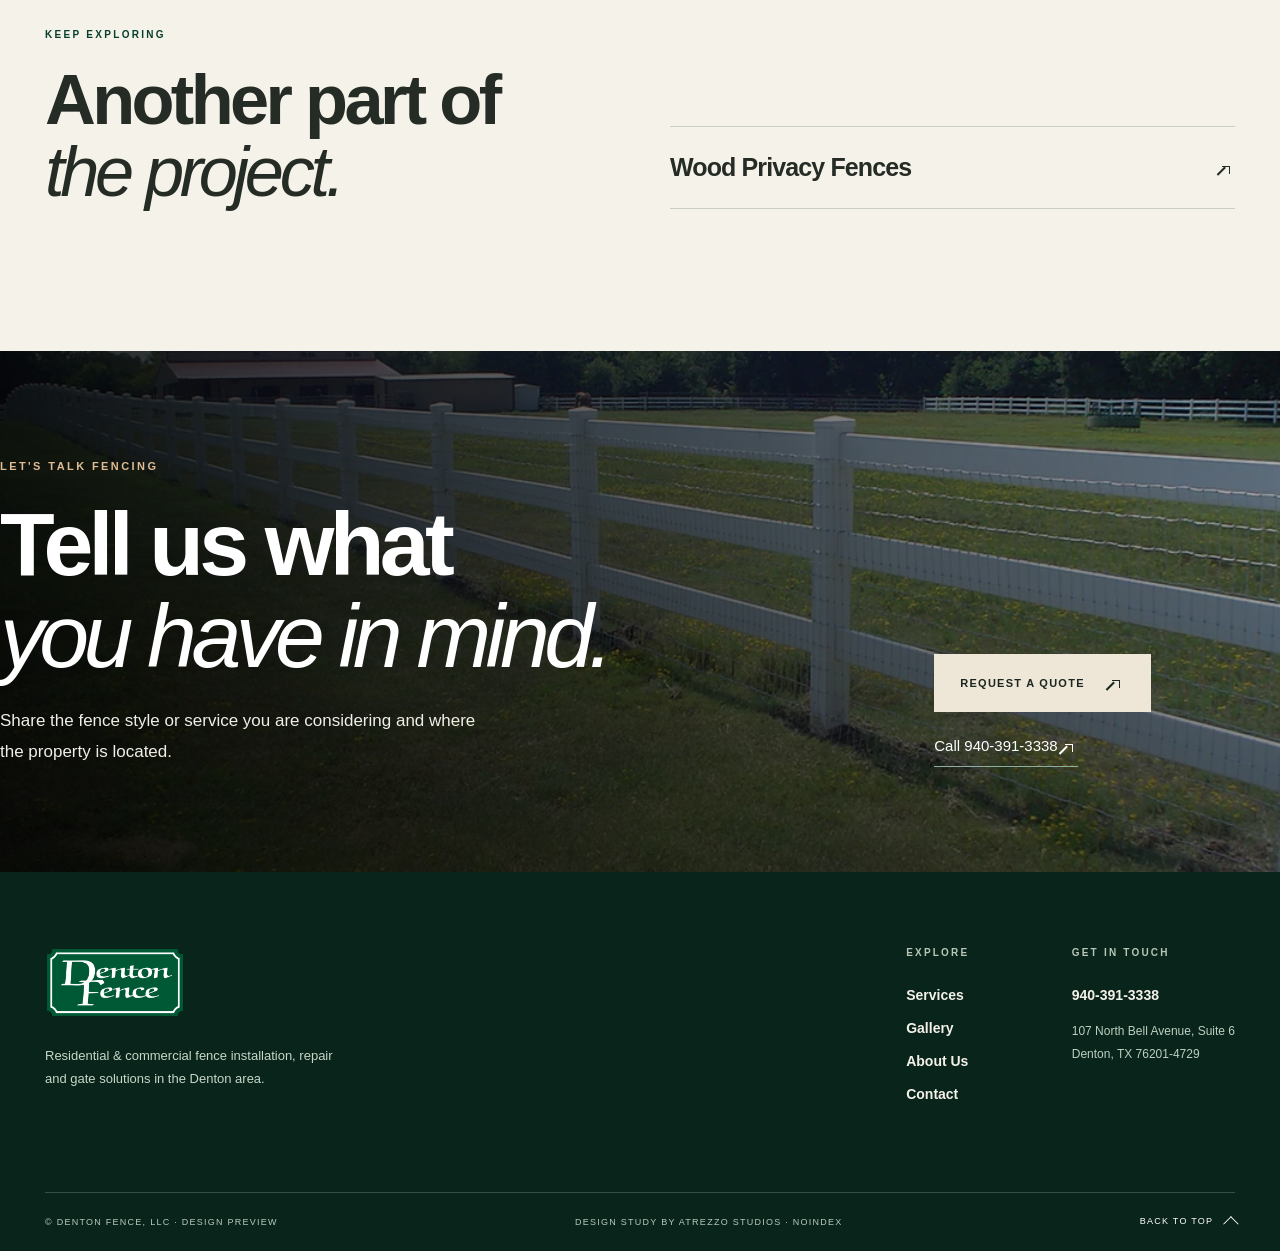
<file: services/vinyl-fences/index.html>
<!DOCTYPE html>

<html lang="en"><head><meta charset="utf-8"/><meta content="width=device-width, initial-scale=1" name="viewport"/><meta content="#0c3327" name="theme-color"/><meta content="noindex,nofollow,noarchive" name="robots"/><meta content="Vinyl fencing is one of Denton Fence’s published services, with project photographs showing a selection of fence styles and colors." name="description"/><meta content="Vinyl Fences in Denton, TX" property="og:title"/><meta content="Vinyl fencing is one of Denton Fence’s published services, with project photographs showing a selection of fence styles and colors." property="og:description"/><meta content="website" property="og:type"/><meta content="../../assets/images/denton-tx-vinyl-fence-project-01.webp" property="og:image"/><title>Vinyl Fences in Denton, TX | Denton Fence, LLC — Design Preview</title><link href="../../assets/styles.css" rel="stylesheet"/><link href="../../assets/inner.css" rel="stylesheet"/><script defer="" src="../../assets/app.js"></script><script defer="" src="../../assets/inner.js"></script><link rel="stylesheet" href="../../assets/refinements.css"/><script defer src="../../assets/refinements.js"></script></head><body class="service-page service-vinyl-fences"><a class="skip-link" href="#main">Skip to content</a><div class="demo-notice" role="note">ATREZZO STUDIOS / DESIGN PREVIEW · NOT FOR PUBLICATION</div><header class="site-header" id="top"><div class="header-inner"><a aria-label="Denton Fence home" class="brand" href="../../index.html"><img alt="Denton Fence, LLC" class="" decoding="async" height="128" loading="lazy" src="../../assets/images/denton-fence-original-logo.png" width="250"/></a><nav aria-label="Main navigation" class="desktop-nav"><a href="../../services/">Fence Services</a><a href="../../gallery/">Our Work</a><a href="../../about-us/">About Us</a><a href="../../contact/">Contact</a></nav><div class="header-actions"><a class="header-phone" href="tel:+19403913338">940-391-3338</a><a class="header-cta" href="../../contact/#quote-form">Request a Quote <span aria-hidden="true"><span class="ui-arrow" aria-hidden="true"></span></span></a></div><button aria-controls="mobile-menu" aria-expanded="false" aria-label="Open navigation" class="menu-toggle" type="button"><span></span><span></span></button></div><nav aria-label="Mobile navigation" class="mobile-nav" hidden="" id="mobile-menu"><a href="../../index.html">Home</a><a href="../../services/">Fence Services</a><a href="../../gallery/">Our Work</a><a href="../../about-us/">About Us</a><a href="../../contact/">Contact</a><a class="mobile-call" href="tel:+19403913338">Call 940-391-3338 <span class="ui-arrow" aria-hidden="true"></span></a></nav></header><main id="main"><section class="inner-hero"><div class="inner-hero-image"><img alt="Example of fencing displayed in Denton Fence’s project gallery" class="" decoding="async" height="756" loading="eager" src="../../assets/images/denton-tx-vinyl-fence-project-01.webp" width="1181"/></div><div class="inner-hero-wash"></div><div class="container inner-hero-content"><span class="mini-kicker">SERVICES / VINYL FENCES</span><h1>Vinyl Fences<br/><em>in Denton, TX</em></h1><p>Vinyl fencing is one of Denton Fence’s published services, with project photographs showing a selection of fence styles and colors.</p><div class="hero-buttons"><a class="button button-cream" href="../../contact/#quote-form">Request a Quote <span aria-hidden="true"><span class="ui-arrow" aria-hidden="true"></span></span></a><a class="button button-text-light" href="../../services/">OUR SERVICES <span class="ui-arrow" aria-hidden="true"></span></a></div></div></section><section class="service-story section-pad"><div class="container service-story-layout"><div class="service-story-number">05 / 09</div><div><span class="eyebrow dark">WHAT TO KNOW</span><h2>Vinyl Fences<br/><em>for your property.</em></h2><p class="service-story-main">Vinyl examples in the company gallery offer different visual directions, including privacy-oriented and more open fencing. The right starting point is the look you want and the property you need to fence.</p><p class="service-story-question"><strong>A useful starting question</strong><br/>Which vinyl fence examples fit the character of your space?</p></div></div></section><section class="service-photos section-pad"><div class="container"><div class="image-heading"><div><span class="eyebrow dark">FROM THE ORIGINAL PROJECT GALLERY</span><h2>See the <em>work.</em></h2></div><a class="text-link" href="../../gallery/">View all photos <span class="ui-arrow" aria-hidden="true"></span></a></div><div class="inner-photo-grid"><figure><img alt="Vinyl fence example from Denton Fence gallery" class="" decoding="async" height="756" loading="lazy" src="../../assets/images/denton-tx-vinyl-fence-project-01.webp" width="1181"/><figcaption>Vinyl / Example</figcaption></figure><figure><img alt="Vinyl fence example from Denton Fence gallery" class="" decoding="async" height="756" loading="lazy" src="../../assets/images/denton-tx-vinyl-fence-project-02.webp" width="1008"/><figcaption>Vinyl / Example</figcaption></figure><figure><img alt="Vinyl fence example from Denton Fence gallery" class="" decoding="async" height="756" loading="lazy" src="../../assets/images/denton-tx-vinyl-fence-project-03.webp" width="1008"/><figcaption>Vinyl / Example</figcaption></figure></div></div></section><section class="vinyl-editorial"><div class="container vinyl-editorial-layout"><div><span class="mini-kicker">VINYL / EXPLORE THE LOOK</span><h2>Clean lines.<br/><em>Different settings.</em></h2><p>Use the photographs to compare how vinyl fencing looks with different property styles. The gallery includes light-toned and privacy-oriented examples.</p></div><img alt="Tan vinyl privacy fence from Denton Fence gallery" loading="lazy" src="../../assets/images/denton-tx-vinyl-fence-project-01.webp"/></div></section><section class="related-service section-pad"><div class="container related-layout"><div><span class="eyebrow dark">KEEP EXPLORING</span><h2>Another part of<br/><em>the project.</em></h2></div><a class="related-link" href="../../services/wood-privacy-fences/">Wood Privacy Fences<span aria-hidden="true"><span class="ui-arrow" aria-hidden="true"></span></span></a></div></section><section class="inner-quote"><div class="container inner-quote-grid"><div><span class="mini-kicker">LET'S TALK FENCING</span><h2>Tell us what<br/><em>you have in mind.</em></h2><p>Share the fence style or service you are considering and where the property is located.</p></div><div class="quote-links"><a class="button button-cream" href="../../contact/#quote-form">Request a Quote <span class="ui-arrow" aria-hidden="true"></span></a><a href="tel:+19403913338">Call 940-391-3338 <span class="ui-arrow" aria-hidden="true"></span></a></div></div></section></main><footer class="footer"><div class="container footer-inner"><div class="footer-brand"><img alt="Denton Fence, LLC" class="" decoding="async" height="128" loading="lazy" src="../../assets/images/denton-fence-original-logo.png" width="250"/><p>Residential &amp; commercial fence installation, repair and gate solutions in the Denton area.</p></div><div class="footer-links"><div><span>EXPLORE</span><a href="../../services/">Services</a><a href="../../gallery/">Gallery</a><a href="../../about-us/">About Us</a><a href="../../contact/">Contact</a></div><div><span>GET IN TOUCH</span><a href="tel:+19403913338">940-391-3338</a><p>107 North Bell Avenue, Suite 6<br/>Denton, TX 76201-4729</p></div></div></div><div class="container footer-bottom"><span>© DENTON FENCE, LLC · DESIGN PREVIEW</span><span>DESIGN STUDY BY ATREZZO STUDIOS · NOINDEX</span><a href="#top">BACK TO TOP <span class="ui-up" aria-hidden="true"></span></a></div></footer></body></html>
</file>
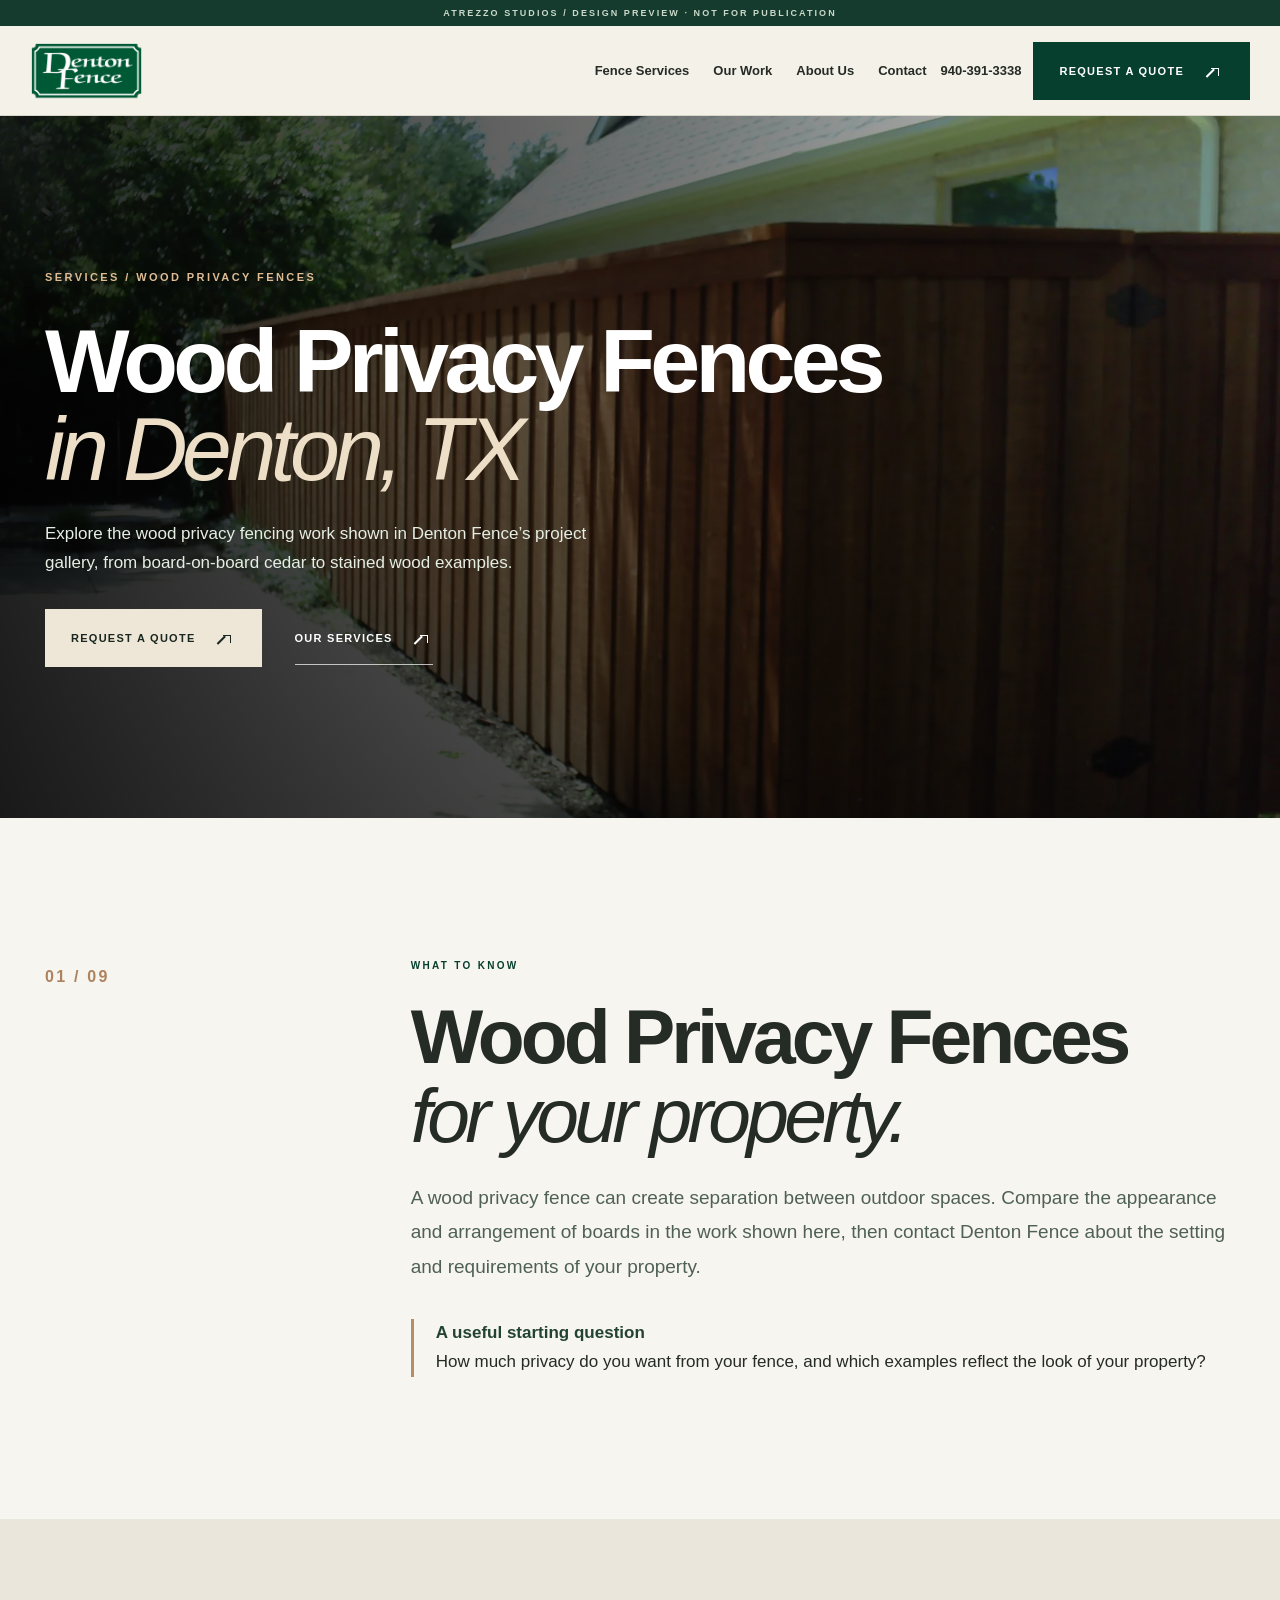
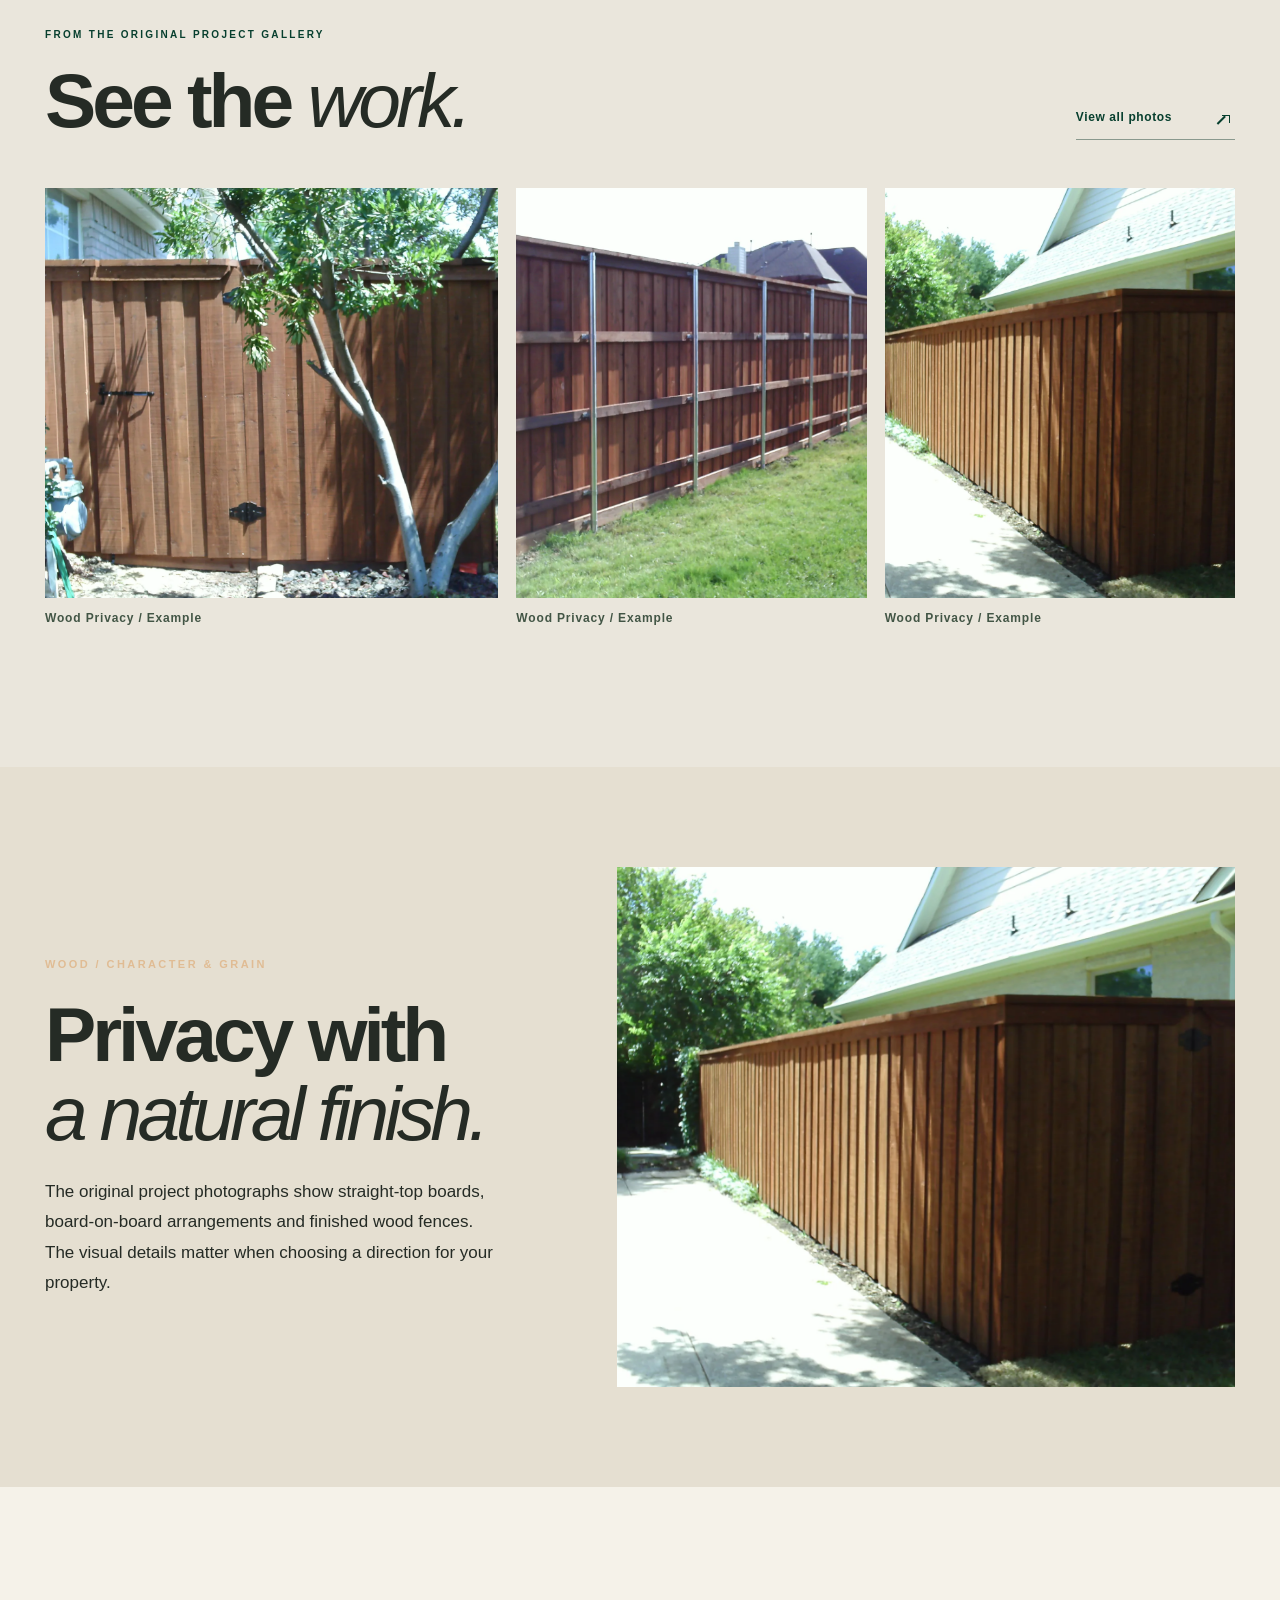
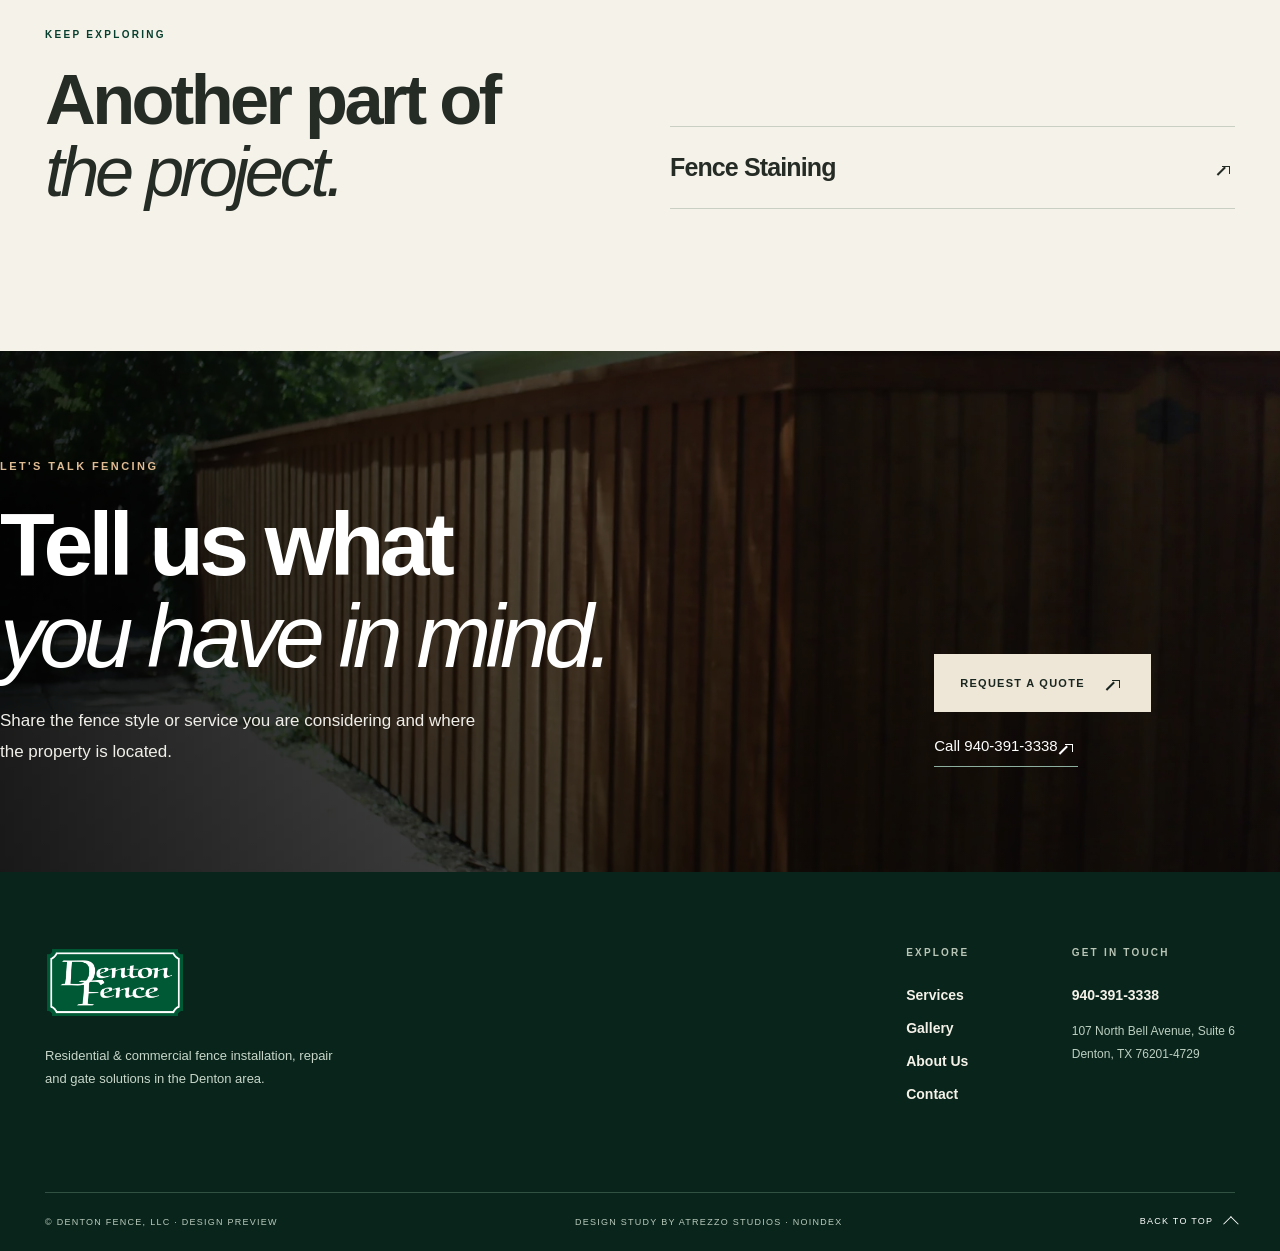
<file: services/wood-privacy-fences/index.html>
<!DOCTYPE html>

<html lang="en"><head><meta charset="utf-8"/><meta content="width=device-width, initial-scale=1" name="viewport"/><meta content="#0c3327" name="theme-color"/><meta content="noindex,nofollow,noarchive" name="robots"/><meta content="Explore the wood privacy fencing work shown in Denton Fence’s project gallery, from board-on-board cedar to stained wood examples." name="description"/><meta content="Wood Privacy Fences in Denton, TX" property="og:title"/><meta content="Explore the wood privacy fencing work shown in Denton Fence’s project gallery, from board-on-board cedar to stained wood examples." property="og:description"/><meta content="website" property="og:type"/><meta content="../../assets/images/denton-wood-privacy-fence-detail.webp" property="og:image"/><title>Wood Privacy Fences in Denton, TX | Denton Fence, LLC — Design Preview</title><link href="../../assets/styles.css" rel="stylesheet"/><link href="../../assets/inner.css" rel="stylesheet"/><script defer="" src="../../assets/app.js"></script><script defer="" src="../../assets/inner.js"></script><link rel="stylesheet" href="../../assets/refinements.css"/><script defer src="../../assets/refinements.js"></script></head><body class="service-page service-wood-privacy-fences"><a class="skip-link" href="#main">Skip to content</a><div class="demo-notice" role="note">ATREZZO STUDIOS / DESIGN PREVIEW · NOT FOR PUBLICATION</div><header class="site-header" id="top"><div class="header-inner"><a aria-label="Denton Fence home" class="brand" href="../../index.html"><img alt="Denton Fence, LLC" class="" decoding="async" height="128" loading="lazy" src="../../assets/images/denton-fence-original-logo.png" width="250"/></a><nav aria-label="Main navigation" class="desktop-nav"><a href="../../services/">Fence Services</a><a href="../../gallery/">Our Work</a><a href="../../about-us/">About Us</a><a href="../../contact/">Contact</a></nav><div class="header-actions"><a class="header-phone" href="tel:+19403913338">940-391-3338</a><a class="header-cta" href="../../contact/#quote-form">Request a Quote <span aria-hidden="true"><span class="ui-arrow" aria-hidden="true"></span></span></a></div><button aria-controls="mobile-menu" aria-expanded="false" aria-label="Open navigation" class="menu-toggle" type="button"><span></span><span></span></button></div><nav aria-label="Mobile navigation" class="mobile-nav" hidden="" id="mobile-menu"><a href="../../index.html">Home</a><a href="../../services/">Fence Services</a><a href="../../gallery/">Our Work</a><a href="../../about-us/">About Us</a><a href="../../contact/">Contact</a><a class="mobile-call" href="tel:+19403913338">Call 940-391-3338 <span class="ui-arrow" aria-hidden="true"></span></a></nav></header><main id="main"><section class="inner-hero"><div class="inner-hero-image"><img alt="Example of fencing displayed in Denton Fence’s project gallery" class="" decoding="async" height="1050" loading="eager" src="../../assets/images/denton-wood-privacy-fence-detail.webp" width="1400"/></div><div class="inner-hero-wash"></div><div class="container inner-hero-content"><span class="mini-kicker">SERVICES / WOOD PRIVACY FENCES</span><h1>Wood Privacy Fences<br/><em>in Denton, TX</em></h1><p>Explore the wood privacy fencing work shown in Denton Fence’s project gallery, from board-on-board cedar to stained wood examples.</p><div class="hero-buttons"><a class="button button-cream" href="../../contact/#quote-form">Request a Quote <span aria-hidden="true"><span class="ui-arrow" aria-hidden="true"></span></span></a><a class="button button-text-light" href="../../services/">OUR SERVICES <span class="ui-arrow" aria-hidden="true"></span></a></div></div></section><section class="service-story section-pad"><div class="container service-story-layout"><div class="service-story-number">01 / 09</div><div><span class="eyebrow dark">WHAT TO KNOW</span><h2>Wood Privacy Fences<br/><em>for your property.</em></h2><p class="service-story-main">A wood privacy fence can create separation between outdoor spaces. Compare the appearance and arrangement of boards in the work shown here, then contact Denton Fence about the setting and requirements of your property.</p><p class="service-story-question"><strong>A useful starting question</strong><br/>How much privacy do you want from your fence, and which examples reflect the look of your property?</p></div></div></section><section class="service-photos section-pad"><div class="container"><div class="image-heading"><div><span class="eyebrow dark">FROM THE ORIGINAL PROJECT GALLERY</span><h2>See the <em>work.</em></h2></div><a class="text-link" href="../../gallery/">View all photos <span class="ui-arrow" aria-hidden="true"></span></a></div><div class="inner-photo-grid"><figure><img alt="Wood Privacy fence example from Denton Fence gallery" class="" decoding="async" height="1200" loading="lazy" src="../../assets/images/denton-tx-wood-privacy-fence-project-01.webp" width="1600"/><figcaption>Wood Privacy / Example</figcaption></figure><figure><img alt="Wood Privacy fence example from Denton Fence gallery" class="" decoding="async" height="1200" loading="lazy" src="../../assets/images/denton-tx-wood-privacy-fence-project-02.webp" width="1600"/><figcaption>Wood Privacy / Example</figcaption></figure><figure><img alt="Wood Privacy fence example from Denton Fence gallery" class="" decoding="async" height="1200" loading="lazy" src="../../assets/images/denton-tx-wood-privacy-fence-project-03.webp" width="1600"/><figcaption>Wood Privacy / Example</figcaption></figure></div></div></section><section class="material-interlude material-wood"><div class="container material-layout"><div><span class="mini-kicker">WOOD / CHARACTER &amp; GRAIN</span><h2>Privacy with<br/><em>a natural finish.</em></h2><p>The original project photographs show straight-top boards, board-on-board arrangements and finished wood fences. The visual details matter when choosing a direction for your property.</p></div><div class="material-image"><img alt="Close view of wood privacy fence boards" loading="lazy" src="../../assets/images/denton-wood-privacy-fence-detail.webp"/></div></div></section><section class="related-service section-pad"><div class="container related-layout"><div><span class="eyebrow dark">KEEP EXPLORING</span><h2>Another part of<br/><em>the project.</em></h2></div><a class="related-link" href="../../services/fence-staining/">Fence Staining<span aria-hidden="true"><span class="ui-arrow" aria-hidden="true"></span></span></a></div></section><section class="inner-quote"><div class="container inner-quote-grid"><div><span class="mini-kicker">LET'S TALK FENCING</span><h2>Tell us what<br/><em>you have in mind.</em></h2><p>Share the fence style or service you are considering and where the property is located.</p></div><div class="quote-links"><a class="button button-cream" href="../../contact/#quote-form">Request a Quote <span class="ui-arrow" aria-hidden="true"></span></a><a href="tel:+19403913338">Call 940-391-3338 <span class="ui-arrow" aria-hidden="true"></span></a></div></div></section></main><footer class="footer"><div class="container footer-inner"><div class="footer-brand"><img alt="Denton Fence, LLC" class="" decoding="async" height="128" loading="lazy" src="../../assets/images/denton-fence-original-logo.png" width="250"/><p>Residential &amp; commercial fence installation, repair and gate solutions in the Denton area.</p></div><div class="footer-links"><div><span>EXPLORE</span><a href="../../services/">Services</a><a href="../../gallery/">Gallery</a><a href="../../about-us/">About Us</a><a href="../../contact/">Contact</a></div><div><span>GET IN TOUCH</span><a href="tel:+19403913338">940-391-3338</a><p>107 North Bell Avenue, Suite 6<br/>Denton, TX 76201-4729</p></div></div></div><div class="container footer-bottom"><span>© DENTON FENCE, LLC · DESIGN PREVIEW</span><span>DESIGN STUDY BY ATREZZO STUDIOS · NOINDEX</span><a href="#top">BACK TO TOP <span class="ui-up" aria-hidden="true"></span></a></div></footer></body></html>
</file>
<file: assets/styles.css>
:root{--forest:#073f2e;--deep:#09291f;--forest-dark:#07291e;--cream:#f4f1e9;--paper:#f7f5ef;--warm:#e6e0d3;--ink:#252b25;--brown:#b88660;--line:rgba(19,55,41,.19);--white:#fff;--container:1300px;--header-h:89px}
*,*::before,*::after{box-sizing:border-box}html{scroll-behavior:smooth;scroll-padding-top:95px}body{margin:0;color:var(--ink);background:var(--paper);font-family:'Arial','Helvetica Neue',sans-serif;-webkit-font-smoothing:antialiased}a{color:inherit;text-decoration:none}button{font:inherit}img{max-width:100%;height:auto;display:block}h1,h2,h3,p,figure,blockquote{margin:0}h1,h2,h3{font-weight:650;letter-spacing:-.052em;line-height:1.03}h1 em,h2 em,h3 em{font-style:italic;font-weight:400;letter-spacing:-.062em}a:focus-visible,button:focus-visible{outline:3px solid #efb66b;outline-offset:5px}.container{width:min(var(--container),calc(100% - 112px));margin-inline:auto}.section-pad{padding-block:142px}.skip-link{position:fixed;z-index:99;top:-200px;left:10px;padding:15px;background:#fff;color:#111}.skip-link:focus{top:10px}.demo-notice{height:26px;display:flex;align-items:center;justify-content:center;text-align:center;background:#143b2e;color:#cad9c9;font:700 9px/1 Arial,sans-serif;letter-spacing:.23em}.site-header{position:relative;z-index:60;background:var(--cream);border-bottom:1px solid #d8d5cb}.header-inner{height:var(--header-h);max-width:1580px;margin:auto;padding:0 45px;display:flex;align-items:center;gap:28px}.brand{display:block;flex:none}.brand img{height:66px;width:auto}.desktop-nav{display:flex;align-items:center;gap:33px;margin-left:auto}.desktop-nav a{font-size:13px;font-weight:700;white-space:nowrap;transition:color .2s}.desktop-nav a:hover{color:#8c6039}.header-actions{display:flex;gap:22px;align-items:center;margin-left:13px}.header-phone{font-weight:700;white-space:nowrap;font-size:13px}.phone-icon{font-size:15px}.header-cta{color:#fff;background:var(--forest);font-size:12px;font-weight:700;letter-spacing:.035em;padding:18px 22px;display:flex;gap:20px;align-items:center;white-space:nowrap;transition:background .25s}.header-cta:hover{background:#125f45}.menu-toggle{display:none}.mobile-nav[hidden]{display:none!important}.mobile-nav{display:none}
/* Hero / landscape first. */
.hero{min-height:max(670px,calc(100svh - 115px));height:min(870px,calc(100svh - 115px));position:relative;isolation:isolate;overflow:hidden;color:white;background:#294331}.hero-picture{position:absolute;inset:0;z-index:-2;background-image:url('images/denton-tx-cedar-privacy-fence-hero.webp');background-size:cover;background-position:center 55%;transform:scale(1.035)}.hero-shade{z-index:-1;position:absolute;inset:0;background:linear-gradient(90deg,rgba(3,29,21,.93) 0%,rgba(3,30,21,.79) 28%,rgba(3,30,21,.23) 70%,rgba(3,30,21,.1) 100%),linear-gradient(0deg,rgba(3,22,15,.43),transparent 35%)}.hero-content{padding-block:clamp(110px,13vh,176px) 130px;position:relative}.eyebrow{font-size:10px;font-weight:800;letter-spacing:.23em;display:flex;align-items:center;gap:16px;text-transform:uppercase}.eyebrow.light{color:#e7ece1}.eyebrow.dark{color:var(--forest)}.eyebrow-line{background:#c58e5b;display:inline-block;width:38px;height:2px;flex:none}.eyebrow-dot{opacity:.45}.hero h1{font-size:clamp(68px,7.4vw,121px);max-width:1130px;margin:34px 0 26px;letter-spacing:-.075em;line-height:.96}.hero h1 em{color:#f7e9d2}.hero p{max-width:550px;color:rgba(255,255,255,.88);font-size:17px;line-height:1.75;font-weight:400}.hero-buttons{display:flex;align-items:center;gap:33px;margin-top:44px}.button{display:inline-flex;gap:35px;justify-content:space-between;align-items:center;padding:20px 24px;font-size:12px;font-weight:800;letter-spacing:.05em;transition:transform .22s,background .22s,color .22s;min-height:60px}.button:hover{transform:translateY(-3px)}.button-cream{background:#f0e9d9;color:#183428}.button-cream:hover{background:#fff}.button-text-light{padding-inline:0;color:#fff;border-bottom:1px solid rgba(255,255,255,.7)}.button-outline{border:1px solid rgba(255,255,255,.7);color:#fff}.button-outline:hover{background:rgba(255,255,255,.1)}.hero-footer{position:absolute;bottom:35px;left:50%;transform:translateX(-50%);display:flex;justify-content:space-between;gap:20px;font-size:10px;letter-spacing:.19em;font-weight:700;color:#eee}.hero-scroll{display:flex;align-items:center;gap:16px}.scroll-mark{height:34px;width:22px;border:1px solid #ffffffa6;border-radius:16px;display:grid;place-items:center;font-size:13px}.hero-bottom-rule{position:absolute;bottom:0;left:0;height:4px;background:#b88b5e;width:28%}
/* Local position + material in the text, not repetitive cards. */
.intro{background:var(--paper)}.intro-grid{display:grid;grid-template-columns:1.07fr 1fr;gap:clamp(90px,10vw,180px);align-items:start}.intro h2,.chapter-heading h2,.services-overview h2,.gallery h2{font-size:clamp(50px,5.4vw,83px);margin-top:31px}.intro h2{max-width:670px}.intro-details{padding-top:64px}.intro-main{font-size:20px;line-height:1.75;color:#495149;max-width:560px}.text-link{display:inline-flex;gap:38px;border-bottom:1px solid #8a998e;margin-top:32px;padding:0 0 13px;color:var(--forest);font-size:12px;letter-spacing:.05em;font-weight:800;transition:gap .22s}.text-link:hover{gap:51px}.intro-signals{display:grid;grid-template-columns:repeat(3,1fr);margin-top:104px;border-top:1px solid var(--line);border-bottom:1px solid var(--line)}.intro-signals>div{display:flex;align-items:start;gap:28px;padding:28px 25px 29px 0;border-right:1px solid var(--line);font-size:13px;line-height:1.6;color:#626960}.intro-signals>div:not(:first-child){padding-left:42px}.intro-signals>div:last-child{border-right:0}.intro-signals strong{font-size:14px;color:#283b30}.signal-index{font-weight:800;color:#ae7f57;font-size:12px}
/* The one editorial immersion on this home. */
.chapter-intro{background:#ede9de;padding:90px 0 94px}.chapter-heading{display:grid;grid-template-columns:1fr 1.45fr 1fr;gap:35px;align-items:end}.chapter-heading .eyebrow{align-self:start;margin-top:15px}.chapter-heading h2{margin:0}.chapter-heading p{color:#5c645c;line-height:1.85;font-size:15px;max-width:290px;margin-left:auto}.chapter-sequence{position:relative;background:#071f17}.chapter{position:sticky;top:0;height:100svh;min-height:590px;isolation:isolate;overflow:hidden;color:#fff;--photo-scale:1.04}.chapter-photo{position:absolute;inset:0;width:100%;height:100%;object-fit:cover;object-position:center;z-index:-2;transform:scale(var(--photo-scale));will-change:transform}.chapter-wood .chapter-photo{object-position:center 52%}.chapter-iron .chapter-photo{object-position:center 48%}.chapter-ranch .chapter-photo{object-position:center 45%}.chapter-overlay{position:absolute;inset:0;z-index:-1;background:linear-gradient(90deg,rgba(2,31,20,.88),rgba(2,31,20,.52) 47%,rgba(2,31,20,.05) 100%),linear-gradient(0deg,#09271b6b,transparent 42%)}.chapter-copy{position:relative;min-height:100%;display:flex;flex-direction:column;align-items:start;justify-content:center;padding-block:95px}.chapter-counter{font-size:11px;letter-spacing:.24em;font-weight:800;display:flex;align-items:center;gap:16px;color:#e9e6df}.chapter-divider{width:37px;height:1px;background:#d6aa7a}.chapter h3{font-size:clamp(84px,10vw,160px);line-height:.91;letter-spacing:-.065em;margin:28px 0 25px}.chapter h3 em{color:#f2e3ca}.chapter p{max-width:445px;font-size:16px;line-height:1.77;color:#f1efe7}.scene-link{display:inline-flex;align-items:center;gap:35px;margin-top:34px;padding-bottom:14px;border-bottom:1px solid rgba(255,255,255,.65);font-size:12px;font-weight:800;letter-spacing:.07em}.scene-link:hover{gap:45px}.chapter-bottom{position:absolute;bottom:31px;left:50%;transform:translateX(-50%);display:flex;justify-content:space-between;font-size:10px;letter-spacing:.19em;font-weight:700}
/* Services page index with editorial rhythm. */
.services-overview{background:var(--paper)}.service-grid{display:grid;grid-template-columns:minmax(340px,.83fr) minmax(420px,1fr);column-gap:clamp(85px,11vw,178px);align-items:start}.service-portrait{position:sticky;top:45px;align-self:start;height:690px;max-height:calc(100vh - 90px);overflow:hidden;background:#ded8cb}.service-portrait img{width:100%;height:100%;object-fit:cover;object-position:center}.service-portrait-caption{position:absolute;bottom:0;left:0;right:0;padding:20px 25px;background:linear-gradient(0deg,#09291fb5,transparent);color:#fff;font-size:10px;font-weight:800;letter-spacing:.16em}.services-overview h2{margin-top:26px;font-size:clamp(51px,4.2vw,72px)}.service-intro{max-width:520px;margin-top:24px;margin-bottom:44px;font-size:16px;line-height:1.8;color:#656b62}.service-rows{border-top:1px solid var(--line)}.service-row{min-height:69px;display:grid;grid-template-columns:43px 1fr 24px;align-items:center;gap:22px;border-bottom:1px solid var(--line);transition:padding .25s,color .25s}.service-row:hover{padding-left:10px;color:#0b6748}.service-row>span:nth-child(2){font-size:20px;font-weight:700;letter-spacing:-.045em}.service-no{font-size:11px;color:#a27f63;font-weight:800}.service-arr{text-align:right;font-size:21px;font-weight:400}.service-note{font-size:11px;line-height:1.6;margin-top:19px;color:#768076}
/* Photograph gallery, intentionally not cards. */
.gallery{background:#eee9df}.gallery-header{display:grid;grid-template-columns:1.3fr .65fr;gap:130px;align-items:end}.gallery h2{margin-top:24px}.gallery-header-right p{font-size:15px;line-height:1.8;color:#5a655d}.gallery-grid{margin-top:64px;display:grid;grid-template-columns:1.13fr .83fr .83fr;gap:20px;align-items:stretch}.gallery-item{min-width:0}.gallery-item img{width:100%;height:425px;object-fit:cover;background:#d0d0c0}.gallery-item:nth-child(2) img{object-position:50% 50%}.gallery-item:nth-child(3) img{object-position:45% 50%}.gallery-item figcaption{padding-top:17px;display:flex;justify-content:space-between;gap:10px;font-size:11px;letter-spacing:.08em;font-weight:800}.gallery-item figcaption span:last-child{font-size:10px;color:#8c8a80}
.story{background:#0b3b2b;color:#f7f5ed}.story-grid{display:grid;grid-template-columns:1fr .85fr;gap:clamp(80px,12vw,180px)}.story h2{font-size:clamp(61px,6vw,99px);margin-top:35px}.story h2 em{color:#f0d7b9}.story-left>p{font-size:17px;line-height:1.85;color:#d6e0d6;max-width:535px;margin-top:30px}.light-link{display:inline-flex;gap:30px;border-bottom:1px solid #a0bdac;padding-bottom:13px;font-size:12px;font-weight:800;margin-top:34px}.story-right{border-left:1px solid #59816c;padding-left:85px}.experience{font-size:clamp(120px,12vw,190px);letter-spacing:-.115em;font-weight:800;line-height:1}.experience span{font-size:.52em;vertical-align:top;letter-spacing:-.05em;color:#d5b58b}.experience-label{font-size:11px;letter-spacing:.19em;line-height:1.9;margin-top:21px;font-weight:800}.experience-label strong{color:#ccdbc8;font-size:10px;letter-spacing:.035em}.story-rule{height:1px;background:#59816c;margin:55px 0 35px}.story blockquote{font-size:25px;line-height:1.55;letter-spacing:-.035em;max-width:440px}.story cite{display:block;margin-top:20px;font-size:11px;letter-spacing:.11em;font-weight:800;font-style:normal;color:#c8d9cc}
/* CTA last cinematic beat. */
.final-cta{min-height:680px;position:relative;isolation:isolate;display:flex;align-items:center;color:#fff;overflow:hidden;background:#102b22}.cta-photo{position:absolute;width:100%;height:100%;inset:0;object-fit:cover;object-position:center 48%;z-index:-2}.cta-overlay{position:absolute;inset:0;background:linear-gradient(90deg,#09281fe8 0%,#09281fc4 45%,#09281f3b 95%),linear-gradient(0deg,#11261a7c,transparent 65%);z-index:-1}.cta-content{padding-block:100px}.final-cta h2{font-size:clamp(72px,7.5vw,117px);margin:29px 0 24px}.final-cta p{font-size:17px;line-height:1.8;max-width:500px;color:#e1e9dd}.cta-buttons{display:flex;flex-wrap:wrap;align-items:center;gap:15px;margin-top:40px}.contact-disclaimer{font-size:11px!important;color:#b5c9b7!important;margin-top:24px!important}
.footer{background:#09241b;color:#f4f1e8}.footer-inner{display:flex;justify-content:space-between;gap:80px;padding-block:75px 90px}.footer-brand img{width:140px;height:auto}.footer-brand p{font-size:13px;max-width:290px;line-height:1.8;color:#c7d6c9;margin-top:25px}.footer-links{display:flex;gap:clamp(65px,8vw,130px)}.footer-links>div{display:flex;flex-direction:column;align-items:start;gap:17px}.footer-links>div>span{font-size:10px;letter-spacing:.22em;font-weight:800;color:#b9c5b6;margin-bottom:12px}.footer-links a{font-size:14px;font-weight:700}.footer-links a:hover{color:#ecc39c}.footer-links p{font-size:12px;line-height:1.85;color:#bccfc1}.footer-bottom{border-top:1px solid #315243;padding-block:23px;display:flex;align-items:center;justify-content:space-between;gap:15px;font-size:9px;letter-spacing:.14em;color:#b9cabc}.footer-bottom a{color:white}
/* Enhancement is optional and never hides content without feature detection. */
.enhanced .reveal{opacity:0;transform:translateY(28px);transition:opacity .9s cubic-bezier(.2,.7,.2,1),transform .9s cubic-bezier(.2,.7,.2,1)}.enhanced .reveal.is-visible{opacity:1;transform:none}.gallery-item:nth-child(2){transition-delay:.13s}.gallery-item:nth-child(3){transition-delay:.26s}
@media(max-width:1370px){.container{width:calc(100% - 90px)}.header-inner{padding-inline:30px;gap:14px}.desktop-nav{gap:24px}.header-actions{gap:12px;margin-left:0}.header-cta{padding-inline:17px;gap:10px}.brand img{height:58px}.service-grid{column-gap:70px}.gallery-header{gap:80px}}
@media(max-width:1160px){.desktop-nav{gap:17px}.desktop-nav a{font-size:12px}.header-phone{display:none}.chapter-heading{grid-template-columns:1fr 1.35fr}.chapter-heading p{display:none}.story-right{padding-left:45px}.story-grid{gap:65px}}
@media(max-width:1023px){:root{--header-h:78px}.container{width:calc(100% - 64px)}.header-inner{padding-inline:32px}.brand img{height:57px}.desktop-nav,.header-phone{display:none}.header-actions{margin-left:auto}.header-cta{padding:16px 18px}.menu-toggle{display:flex;align-items:center;justify-content:center;flex-direction:column;gap:7px;margin-left:14px;width:45px;height:46px;border:1px solid #d0d5cd;background:transparent;cursor:pointer}.menu-toggle span{height:2px;width:21px;background:#153c2c;transition:transform .25s}.menu-toggle[aria-expanded="true"] span:first-child{transform:translateY(4.5px) rotate(45deg)}.menu-toggle[aria-expanded="true"] span:last-child{transform:translateY(-4.5px) rotate(-45deg)}.mobile-nav:not([hidden]){display:flex;position:absolute;top:100%;left:0;right:0;flex-direction:column;padding:14px 32px 30px;background:var(--cream);box-shadow:0 20px 32px #001c1252}.mobile-nav a{padding:15px 4px;border-bottom:1px solid #d2d8cf;font-size:20px;font-weight:700}.mobile-nav .mobile-call{color:var(--forest);font-size:16px}.hero{height:740px;min-height:680px}.hero-content{padding-top:150px}.intro-grid{gap:35px}.intro-details{padding-top:58px}.intro-main{font-size:17px}.intro-signals>div{gap:15px}.intro-signals>div:not(:first-child){padding-left:22px}.chapter-sequence{display:flex;flex-direction:column}.chapter{position:relative;min-height:620px;height:75svh}.chapter-photo{transform:none!important;will-change:auto}.chapter h3{font-size:clamp(88px,13vw,136px)}.service-grid{grid-template-columns:.7fr 1fr;gap:45px}.service-portrait{position:relative;top:auto;height:610px;max-height:none}.service-row>span:nth-child(2){font-size:18px}.gallery-grid{gap:15px}.gallery-item img{height:360px}.story h2{font-size:64px}.experience{font-size:130px}}
@media(max-width:767px){.section-pad{padding-block:86px}.container{width:calc(100% - 40px)}.demo-notice{font-size:7px;letter-spacing:.1em}.header-inner{padding-inline:19px}.brand img{height:52px}.header-cta{font-size:10px;padding:13px 12px;gap:5px}.menu-toggle{width:39px;height:41px;margin-left:3px}.mobile-nav:not([hidden]){padding-inline:20px}.hero{min-height:675px;height:calc(100svh - 104px);max-height:850px}.hero-picture{background-position:61% 50%}.hero-shade{background:linear-gradient(90deg,#06291fea 0%,#06291fc2 48%,#06291f6e 100%),linear-gradient(0deg,#031e16b8,transparent 50%)}.hero-content{padding-top:clamp(125px,15svh,190px);padding-bottom:90px}.eyebrow{font-size:9px;letter-spacing:.14em;gap:10px}.eyebrow-line{width:25px}.hero h1{font-size:clamp(60px,11.1vw,89px);margin-block:28px 22px}.hero p{font-size:15px;line-height:1.7;max-width:430px}.hero-buttons{margin-top:33px;gap:17px;flex-wrap:wrap}.button{min-height:52px;padding:16px 17px;gap:19px;font-size:11px}.button-text-light{padding-inline:0}.hero-footer{bottom:28px;font-size:8px}.hero-position{display:none}.hero-scroll{margin-left:auto}.intro-grid{grid-template-columns:1fr;gap:12px}.intro h2,.chapter-heading h2,.services-overview h2,.gallery h2{font-size:clamp(48px,9vw,67px)}.intro-details{padding-top:13px}.intro-main{font-size:16px}.intro-signals{grid-template-columns:1fr;margin-top:57px}.intro-signals>div,.intro-signals>div:not(:first-child){border-right:0;border-bottom:1px solid var(--line);padding:17px 0}.intro-signals>div:last-child{border:0}.chapter-intro{padding-block:72px}.chapter-heading{display:block}.chapter-heading h2{margin-top:26px}.chapter-heading p{display:block;max-width:510px;margin:26px 0 0}.chapter{height:650px;min-height:650px}.chapter-overlay{background:linear-gradient(90deg,#082719d9,#08271964 100%),linear-gradient(0deg,#082719b8,transparent 70%)}.chapter h3{font-size:clamp(78px,15vw,116px)}.chapter-copy{padding-block:105px 85px}.chapter p{font-size:15px}.chapter-bottom{bottom:25px;font-size:9px}.service-grid{display:flex;flex-direction:column;gap:42px}.service-portrait{order:2;width:100%;height:390px}.service-content{order:1;width:100%}.service-intro{margin-bottom:27px}.service-row{min-height:63px;grid-template-columns:30px 1fr 21px;gap:9px}.service-row>span:nth-child(2){font-size:18px}.gallery-header{display:block}.gallery-header-right{margin-top:25px}.gallery-header-right .text-link{margin-top:20px}.gallery-grid{grid-template-columns:1fr;gap:30px;margin-top:45px}.gallery-item img{height:clamp(250px,65vw,460px)}.gallery-item figcaption{padding-top:11px}.story-grid{display:block}.story h2{font-size:clamp(55px,11vw,83px)}.story-left>p{font-size:15px}.story-right{border-left:0;border-top:1px solid #59816c;padding:38px 0 0;margin-top:63px}.experience{font-size:145px}.story-rule{margin:35px 0}.story blockquote{font-size:22px}.final-cta{min-height:670px}.cta-photo{object-position:56% 50%}.cta-overlay{background:linear-gradient(90deg,#09281feb,#09281f87),linear-gradient(0deg,#09281fc7,transparent)}.final-cta h2{font-size:clamp(62px,11vw,90px)}.final-cta p{font-size:15px}.cta-buttons{gap:11px}.contact-disclaimer{font-size:10px!important}.footer-inner{display:block;padding-block:58px}.footer-links{margin-top:46px;gap:45px;flex-wrap:wrap}.footer-bottom{flex-wrap:wrap;line-height:1.5;justify-content:start;gap:12px}.footer-bottom>a{margin-left:auto}}
@media(max-width:385px){.container{width:calc(100% - 34px)}.brand img{height:47px}.header-inner{padding-inline:12px;gap:8px}.header-cta{padding:13px 9px;font-size:9px}.menu-toggle{width:37px;height:41px}.hero{min-height:650px}.hero h1{font-size:58px}.hero-buttons{align-items:start;flex-direction:column}.button-text-light{margin-top:-4px}.chapter h3{font-size:78px}}
@media(prefers-reduced-motion:reduce){html{scroll-behavior:auto}*,*::before,*::after{transition:none!important;animation:none!important}.enhanced .reveal{opacity:1;transform:none}.chapter-photo,.hero-picture{transform:none!important}}
</file>
<file: assets/refinements.css>
/* ATREZZO / DENTON FENCE — Authorised refinement pass 2026-10-28
   One cohesive layer for photo-grade black overlays, mobile scroll, editorial buttons,
   gallery finishing, cinematic CTAs and the shared lead-capture experience. */

/* All overlays over editorial photography are charcoal/black, never green. */
.hero-shade { background:linear-gradient(90deg,rgba(0,0,0,.82) 0%,rgba(0,0,0,.52) 42%,rgba(0,0,0,.06) 100%),linear-gradient(0deg,rgba(0,0,0,.35),transparent 56%)!important }
.chapter-overlay {background:linear-gradient(90deg,rgba(0,0,0,.82),rgba(0,0,0,.51) 45%,rgba(0,0,0,.13)),linear-gradient(0deg,rgba(0,0,0,.44),transparent 65%)!important}
.cta-overlay {background:linear-gradient(90deg,rgba(0,0,0,.83),rgba(0,0,0,.47) 52%,rgba(0,0,0,.13)),linear-gradient(0deg,rgba(0,0,0,.42),transparent 65%)!important}
.inner-hero-wash {background:linear-gradient(90deg,rgba(0,0,0,.85),rgba(0,0,0,.53) 54%,rgba(0,0,0,.12)),linear-gradient(0deg,rgba(0,0,0,.34),transparent 60%)!important}
.ranch-overlay {background:linear-gradient(90deg,rgba(0,0,0,.82),rgba(0,0,0,.26)),linear-gradient(0deg,rgba(0,0,0,.35),transparent)!important}

.service-portrait-caption {background:linear-gradient(0deg,rgba(0,0,0,.77),rgba(0,0,0,0))!important}

/* Branded, editorial CTAs: intentional asymmetric edge and fine-line motion instead of template pills. */
.button,.header-cta,.button-dark {position:relative;isolation:isolate;overflow:hidden;gap:24px;border-radius:0!important;box-shadow:none!important;letter-spacing:.115em!important;text-transform:uppercase;font-size:11px!important;font-weight:750;min-height:58px;padding:18px 26px;transition:color .35s ease,background-color .35s ease,border-color .35s ease,transform .4s cubic-bezier(.22,1,.36,1)!important}
.button::before,.header-cta::before,.button-dark::before {content:"";position:absolute;left:0;bottom:0;width:100%;height:2px;background:currentColor;transform:scaleX(0);transform-origin:left;transition:transform .48s cubic-bezier(.22,1,.36,1);opacity:.7;pointer-events:none}
.button:hover::before,.header-cta:hover::before,.button-dark:hover::before {transform:scaleX(1)}
.button:hover,.header-cta:hover,.button-dark:hover {transform:translateY(-2px)}
.button:active,.header-cta:active {transform:translateY(0)}
.button-cream {background:#eee6d6!important;color:#1a2721!important}
.button-cream:hover {background:#fff!important}
.header-cta,.button-dark {background:#073f2e!important;color:#fff!important}
.header-cta:hover,.button-dark:hover {background:#132a24!important}
.button-outline {background:rgba(0,0,0,.17)!important;border:1px solid rgba(255,255,255,.72)!important}
.button-outline:hover {background:rgba(255,255,255,.13)!important}
.button-text-light {padding-left:0!important;padding-right:0!important;min-height:auto!important}
.ui-arrow {position:relative;display:inline-flex;align-items:center;justify-content:center;width:16px;height:16px;flex:none;vertical-align:middle}
.ui-arrow::before {content:"";display:block;width:8px;height:8px;border-top:1.6px solid currentColor;border-right:1.6px solid currentColor;transform:translate(-1px,1px)}
.ui-arrow::after {content:"";display:block;width:11px;height:1.6px;background:currentColor;transform:rotate(-45deg) translate(-6px,-3px);position:absolute}
.button .ui-arrow,.header-cta .ui-arrow {position:relative;transition:transform .35s ease}
.button:hover .ui-arrow,.header-cta:hover .ui-arrow {transform:translate(2px,-2px)}
.ui-up {display:inline-block;width:11px;height:11px;border-top:1.5px solid currentColor;border-right:1.5px solid currentColor;transform:rotate(-45deg) translateY(2px);vertical-align:middle;margin-left:7px}
.text-link,.related-link {text-decoration-thickness:1px;text-underline-offset:5px}
.text-link .ui-arrow {margin-left:9px}
a:focus-visible,button:focus-visible,input:focus-visible,textarea:focus-visible,select:focus-visible {outline:2px solid #d8ae7e!important;outline-offset:4px!important}

/* One intimate mobile/tablet zoom per photo, scroll remains fully native.
   No sticky/scroll-jacking: photographs scale inside their own scenes. */
@media(max-width:1023px) {
  .chapter {position:relative!important;overflow:hidden}
  .chapter-photo {transform:scale(var(--photo-scale,1.015))!important;transform-origin:50% 52%;will-change:transform!important}
  .chapter-copy {transform:translate3d(0,calc(var(--text-shift,0)*1px),0);opacity:var(--chapter-opacity,1);transition:none}
  .chapter-overlay {background:linear-gradient(90deg,rgba(0,0,0,.77),rgba(0,0,0,.32)),linear-gradient(0deg,rgba(0,0,0,.62),transparent 58%)!important}
}
@media(max-width:767px){
 .chapter {height:max(620px,78svh)!important;min-height:620px!important}
 .chapter-photo {object-position:55% center}
 .chapter-copy {padding-block:95px 88px}
 .button,.header-cta {min-height:50px;padding:14px 16px;font-size:10px!important;gap:15px}
}

/* Panoramic image-backed closers on ALL inner routes. Visual material comes from the original gallery. */
.inner-quote {isolation:isolate;position:relative;overflow:hidden;background:#111;color:#fff!important;min-height:480px;display:flex;align-items:center}
.inner-quote::before {content:"";position:absolute;inset:-2%;z-index:-2;background-image:url("images/denton-ranch-wood-gate.webp");background-size:cover;background-position:50% 54%;transform:scale(1.025)}
.inner-quote::after {content:"";position:absolute;inset:0;z-index:-1;background:linear-gradient(90deg,rgba(0,0,0,.86),rgba(0,0,0,.58) 50%,rgba(0,0,0,.28)),linear-gradient(0deg,rgba(0,0,0,.32),transparent)}
.inner-quote-grid {position:relative;width:100%}
.inner-quote p {color:#f0eee8!important}
body.service-wood-privacy-fences .inner-quote::before,body.service-fence-staining .inner-quote::before{background-image:url("images/denton-wood-privacy-fence-detail.webp")}
body.service-ornamental-iron-fences .inner-quote::before,body.service-driveway-gates .inner-quote::before{background-image:url("images/denton-ornamental-iron-fencing.webp")}
body.service-ranch-style-fences .inner-quote::before{background-image:url("images/north-texas-ranch-style-wood-fence.webp")}
body.service-vinyl-fences .inner-quote::before{background-image:url("images/texas-white-ranch-fence.webp")}
body.service-chain-link-fences .inner-quote::before{background-image:url("images/denton-black-ornamental-iron-fence.webp")}
body:has(.gallery-lead) .inner-quote::before{background-image:url("images/denton-cedar-wood-gate-gallery.webp")}
@media(prefers-reduced-motion:no-preference) { .inner-quote::before {transition:transform 1.5s ease} .inner-quote:hover::before {transform:scale(1.06)} }

/* Home 'Our Work': stronger art direction, photographs as exhibition rather than thumbnails. */
.gallery {background:#e9e7e2}
.gallery-header {gap:clamp(34px,8vw,125px)}
.gallery-grid {gap:clamp(12px,1.5vw,24px);align-items:start}
.gallery-item {position:relative;overflow:visible}
.gallery-item img {width:100%;height:clamp(330px,33vw,550px);object-fit:cover;filter:saturate(.86) contrast(1.04);transition:filter .6s ease,transform .9s cubic-bezier(.2,.8,.2,1)}
.gallery-item:nth-child(2) {margin-top:54px}
.gallery-item:nth-child(3) {margin-top:110px}
.gallery-item:hover img {filter:saturate(1) contrast(1.02);transform:scale(1.012)}
.gallery-item figcaption {border-top:1px solid #b9b7ac;margin-top:12px;padding-top:14px;letter-spacing:.1em}
/* Full gallery gains generous negative space and quieter filter controls. */
.gallery-lead {background:#edece7}
.filter-area {background:#f6f4f0}
.filter-nav {border-top:1px solid #cbc9c2;border-bottom:1px solid #cbc9c2;padding:15px 0}
.filter-btn {border-radius:0!important;letter-spacing:.08em}
.filter-btn.is-active {box-shadow:inset 0 -2px #172c25}
.project-open {border-radius:0!important}
.project img {filter:saturate(.87);transition:transform .8s cubic-bezier(.2,.8,.2,1),filter .6s ease}
.project:hover img {filter:saturate(1);transform:scale(1.025)}
.gallery-dialog {background:#131815!important;padding:12px!important}
.gallery-dialog::backdrop {background:rgba(0,0,0,.91)!important}
@media(max-width:1023px) { .gallery-item:nth-child(2),.gallery-item:nth-child(3) {margin-top:0} }
@media(max-width:767px) { .gallery-grid {gap:30px}.gallery-item img {height:clamp(285px,74vw,490px)} }

/* Own custom quote forms — static inline and enhanced native modal. */
.quote-editorial {background:#ebe9e2;border:1px solid #c6c5bb;padding:clamp(22px,3vw,46px);color:#18231e}
.quote-form-head {display:grid;gap:9px;margin-bottom:22px}
.quote-form-head small {font-size:10px;letter-spacing:.2em;font-weight:800;text-transform:uppercase;color:#65716b}
.quote-form-head h3 {font-size:clamp(27px,3.1vw,42px);letter-spacing:-.05em;line-height:1.08}
.quote-form-grid {display:grid;grid-template-columns:repeat(2,minmax(0,1fr));gap:17px}
.quote-field {display:flex;flex-direction:column;gap:8px;min-width:0}
.quote-field.wide {grid-column:1/-1}
.quote-field label {color:#283c31;font-size:10px;font-weight:800;letter-spacing:.125em;text-transform:uppercase}
.quote-field input,.quote-field select,.quote-field textarea {border:0;border-bottom:1px solid #a5aba2;background:transparent;border-radius:0;width:100%;font-size:15px;color:#152b22;padding:12px 1px 14px;line-height:1.5;outline-offset:1px}
.quote-field textarea {resize:vertical;min-height:110px}
.quote-field select {appearance:none;background-image:linear-gradient(45deg,transparent 50%,#213c30 50%),linear-gradient(135deg,#213c30 50%,transparent 50%);background-position:calc(100% - 16px) 23px,calc(100% - 11px) 23px;background-size:5px 5px;background-repeat:no-repeat}
.quote-field input::placeholder,.quote-field textarea::placeholder {color:#77847b}
.quote-privacy {display:flex;gap:11px;font-size:12px;line-height:1.6;color:#526056;margin-top:19px;align-items:flex-start}
.quote-privacy input {width:17px;height:17px;margin-top:1px;accent-color:#143c2d;flex:none}
.quote-preview-notice {font-size:12px;line-height:1.65;color:#57655e;margin-top:14px}
.quote-actions {margin-top:24px;display:flex;flex-wrap:wrap;align-items:center;gap:18px}
.quote-submit {cursor:pointer;min-width:210px;justify-content:space-between}
.quote-submit[disabled] {opacity:.6;cursor:progress}
.quote-status {font-size:13px;line-height:1.55;font-weight:600;max-width:340px}
.quote-status[data-state="error"] {color:#932a28}
.quote-status[data-state="ok"] {color:#126040}
.quote-honey {position:absolute!important;left:-10000px!important;width:1px;height:1px;opacity:0}
.form-section-grid {align-items:start}
.form-frame {border:0;box-shadow:none;background:transparent;padding:0}
.form-frame iframe {display:none!important}
/* Accessible modal: native dialog traps focus, escape closes; dedicated photo panel. */
.quote-modal {position:fixed;border:0;padding:0;background:#efede6;color:#192b22;width:min(1040px,calc(100vw - 42px));max-width:1040px;max-height:min(92svh,900px);box-shadow:0 30px 100px rgba(0,0,0,.5);overscroll-behavior:contain}
.quote-modal::backdrop {background:rgba(0,0,0,.84);backdrop-filter:blur(8px)}
.quote-modal-shell {display:grid;grid-template-columns:.71fr 1fr;min-height:min(710px,84svh)}
.quote-modal-art {background:url("images/denton-wood-privacy-fence-detail.webp") center/cover;position:relative;padding:36px;display:flex;flex-direction:column;justify-content:space-between;color:white;isolation:isolate}
.quote-modal-art::before {content:"";position:absolute;inset:0;z-index:-1;background:linear-gradient(0deg,rgba(0,0,0,.88),rgba(0,0,0,.18) 85%),linear-gradient(90deg,rgba(0,0,0,.25),transparent)}
.quote-modal-art p {font-size:10px;letter-spacing:.21em;font-weight:800}
.quote-modal-art h2 {font-size:clamp(36px,4.5vw,60px);line-height:1.03;letter-spacing:-.065em}
.quote-modal .quote-editorial {background:#efede6;border:0;padding:clamp(25px,3vw,50px);overflow:auto;max-height:90svh;align-self:start}
.quote-modal-close {position:absolute;z-index:4;right:18px;top:18px;width:38px;height:38px;display:grid;place-items:center;border:1px solid #b4baae;background:#efede6;cursor:pointer}
.quote-modal-close::before,.quote-modal-close::after {content:"";width:16px;height:1.5px;background:#193829;position:absolute;transform:rotate(45deg)}
.quote-modal-close::after {transform:rotate(-45deg)}
.quote-modal .quote-form-head {padding-right:25px}
.quote-modal .quote-form-head h3 {font-size:34px}
.quote-modal .quote-form-grid {gap:13px}
.quote-modal .quote-field input,.quote-modal .quote-field select,.quote-modal .quote-field textarea {padding-block:8px 11px}
body:has(.quote-modal[open]) {overflow:hidden}
@media(max-width:770px){
 .quote-modal {width:calc(100vw - 22px);max-height:calc(100svh - 18px)}
 .quote-modal-shell {display:block;min-height:0}
 .quote-modal-art {min-height:126px;max-height:145px;padding:20px 25px;justify-content:end}
 .quote-modal-art h2 {font-size:30px;max-width:360px}
 .quote-modal-art p {margin-bottom:8px}
 .quote-modal .quote-editorial {max-height:calc(100svh - 165px);padding:22px}
 .quote-modal .quote-form-head h3 {font-size:28px}
}
@media(max-width:520px) {
 .quote-form-grid {grid-template-columns:1fr;gap:13px}
 .quote-field.wide {grid-column:1}
 .quote-modal-art {min-height:106px;max-height:116px}
 .quote-modal .quote-editorial {max-height:calc(100svh - 140px)}
 .quote-actions {align-items:stretch;flex-direction:column}
 .quote-submit {width:100%;min-width:0}
}
@media(prefers-reduced-motion:reduce){
 .chapter-photo,.chapter-copy,.gallery-item img,.project img,.inner-quote::before {transform:none!important;transition:none!important}
 .chapter-copy {opacity:1!important}
 .button,.header-cta,.button-dark {transition:none!important}
 .button:hover,.header-cta:hover,.button-dark:hover {transform:none!important}
}
</file>
<file: assets/inner.css>
/* Interior page expression. Home V1 remains governed by its approved stylesheet. */
.inner-hero{min-height:610px;height:min(760px,78svh);position:relative;isolation:isolate;overflow:hidden;color:#fff;display:flex;align-items:center;background:#12382a}.inner-hero-narrow{min-height:420px}.inner-hero-image,.inner-hero-image img,.inner-hero-wash{position:absolute;inset:0;width:100%;height:100%}.inner-hero-image{z-index:-2}.inner-hero-image img{object-fit:cover;object-position:center}.inner-hero-wash{z-index:-1;background:linear-gradient(90deg,#05291fed 0%,#05291fd0 36%,#05291f65 77%,#05291f21 100%),linear-gradient(0deg,#05291f88,transparent 50%)}.inner-hero-content{padding-block:105px}.mini-kicker{font-size:11px;font-weight:800;letter-spacing:.22em;color:#e0bc94;text-transform:uppercase}.inner-hero h1{font-size:clamp(67px,7vw,112px);line-height:.98;max-width:1090px;margin-top:33px}.inner-hero h1 em{color:#eddec7}.inner-hero p{max-width:560px;font-size:17px;line-height:1.75;color:#e6eee4;margin-top:25px}.inner-hero .hero-buttons{margin-top:31px}.category-band{background:var(--paper)}.category-band:nth-of-type(2n){background:#eee9df}.category-layout{display:grid;grid-template-columns:minmax(0,.92fr) minmax(0,1fr);gap:clamp(50px,9vw,150px);align-items:center}.category-reverse .category-art{order:2}.category-art{min-height:590px;overflow:hidden}.category-art img{width:100%;height:590px;object-fit:cover}.category-copy h2{font-size:clamp(49px,5vw,78px);margin-top:25px}.category-copy>p{font-size:17px;line-height:1.8;margin:24px 0 37px;max-width:530px;color:#566055}.category-links{border-top:1px solid var(--line)}.category-links a{display:flex;justify-content:space-between;align-items:center;min-height:61px;gap:20px;border-bottom:1px solid var(--line);font-size:19px;font-weight:700;letter-spacing:-.04em;transition:padding .2s,color .2s}.category-links a:hover{padding-left:9px;color:var(--forest)}.category-links a span:last-child{font-size:23px;font-weight:400}.inner-editorial{background:var(--paper)}.editorial-split{display:grid;grid-template-columns:.65fr 1.4fr;gap:80px}.editorial-split h2{font-size:clamp(43px,5.2vw,77px);margin-bottom:27px}.editorial-split p{font-size:18px;line-height:1.8;color:#5b655d;max-width:840px}.editorial-split p+p{margin-top:24px}.inner-quote{background:#0b392a;color:#fff;padding:105px 0}.inner-quote-grid{display:grid;grid-template-columns:1.5fr .6fr;gap:70px;align-items:end}.inner-quote h2{font-size:clamp(57px,7vw,101px);margin:24px 0}.inner-quote p{max-width:480px;color:#cbddd0;font-size:17px;line-height:1.8}.quote-links{display:flex;flex-direction:column;align-items:start;gap:25px}.quote-links>a:last-child{font-size:15px;border-bottom:1px solid #8cafa0;padding-bottom:11px}.service-story{background:var(--paper)}.service-story-layout{display:grid;grid-template-columns:.52fr 1.5fr;gap:80px;align-items:start}.service-story-number{color:#ae835f;font-size:16px;font-weight:800;letter-spacing:.14em;padding-top:8px}.service-story h2{font-size:clamp(51px,6vw,95px);margin:26px 0}.service-story-main{font-size:19px;line-height:1.8;color:#4f6055;max-width:815px}.service-story-question{font-size:17px;line-height:1.7;margin-top:35px;padding-left:22px;border-left:3px solid #b58e68}.service-story-question strong{color:#234332}.service-photos{background:#eae6dc;padding-top:110px}.service-photos .image-heading{display:flex;justify-content:space-between;align-items:end;gap:40px;margin-bottom:48px}.service-photos h2{font-size:clamp(50px,6vw,83px);margin-top:21px}.service-photos .text-link{white-space:nowrap}.inner-photo-grid{display:grid;grid-template-columns:1.1fr .85fr .85fr;gap:18px}.inner-photo-grid figure{min-width:0}.inner-photo-grid img{height:410px;width:100%;object-fit:cover}.inner-photo-grid figcaption{font-size:12px;font-weight:700;letter-spacing:.07em;padding-top:13px;color:#425545}.minimal-photo{padding-block:0;background:var(--paper)}.one-feature{padding-bottom:90px}.one-feature img{width:100%;height:min(60vw,610px);min-height:290px;object-fit:cover}.one-feature p{font-size:12px;line-height:1.7;margin-top:13px;color:#5b675e}.related-service{background:#f5f2e9}.related-layout{display:grid;grid-template-columns:1fr 1fr;align-items:end;gap:60px}.related-layout h2{font-size:clamp(50px,5.5vw,81px);margin-top:24px}.related-link{border-top:1px solid var(--line);border-bottom:1px solid var(--line);padding:25px 0;display:flex;align-items:center;justify-content:space-between;gap:20px;font-size:25px;font-weight:700;letter-spacing:-.035em}.related-link span{font-size:26px}.about-experience{background:var(--forest);color:#fff}.about-exp-grid{display:grid;grid-template-columns:1fr 1fr;gap:9vw;align-items:center}.exp-marker strong{font-size:clamp(155px,17vw,280px);letter-spacing:-.11em;line-height:1;font-weight:750}.exp-marker strong span{font-size:.5em;vertical-align:top;color:#e7b788}.exp-marker p{font-size:12px;letter-spacing:.16em;line-height:1.8;color:#d4e4d8;margin-top:20px}.about-experience h2{font-size:clamp(55px,6vw,90px);margin-top:27px}.about-experience p:not(.exp-marker p){font-size:17px;line-height:1.8;color:#d2e0d4;margin-top:29px}.about-experience .text-link{color:white;border-color:#adc9b6}.testimonial-large blockquote{font-size:clamp(28px,3vw,46px);line-height:1.5;font-style:italic;max-width:900px}.testimonial-large p{margin-top:24px;font-size:13px}.gallery-lead{background:#eee9de;padding-bottom:85px}.gallery-lead h1{font-size:clamp(72px,9vw,140px);margin:32px 0 30px}.gallery-lead-bottom{display:flex;justify-content:space-between;gap:70px;align-items:end}.gallery-lead-bottom p{font-size:18px;line-height:1.8;max-width:650px;color:#526055}.gallery-lead-bottom span{font-size:11px;font-weight:800;letter-spacing:.15em;white-space:nowrap}.filter-area{background:var(--paper);padding:40px 0 130px}.filter-nav{display:flex;flex-wrap:wrap;border-block:1px solid var(--line);gap:12px;padding:15px 0}.filter-btn{background:transparent;border:1px solid transparent;color:#4b594d;padding:12px 15px;font-weight:800;cursor:pointer;font-size:12px}.filter-btn.is-active,.filter-btn:hover{background:var(--forest);color:#fff}.filter-btn small{margin-left:8px;opacity:.75;font-size:10px}.filter-live{margin-block:22px;color:#536258;font-size:13px}.project-grid{display:grid;grid-template-columns:repeat(3,minmax(0,1fr));gap:32px 18px}.project[hidden]{display:none}.project-open{cursor:zoom-in;border:0;padding:0;background:#ddd8ce;display:block;width:100%;overflow:hidden}.project-open img{width:100%;height:320px;object-fit:cover;transition:transform .55s}.project-open:hover img{transform:scale(1.035)}.project figcaption{display:flex;justify-content:space-between;gap:10px;font-size:12px;font-weight:750;letter-spacing:.04em;padding-top:12px}.project figcaption span{color:#8a897c}.gallery-dialog{border:0;background:#10271f;color:white;padding:14px;max-height:calc(100svh - 40px);max-width:min(1100px,calc(100% - 30px));width:max-content}.gallery-dialog::backdrop{background:rgba(0,15,10,.86)}.dialog-inner img{max-height:calc(100svh - 125px);width:auto;max-width:100%;margin:auto;object-fit:contain}.dialog-close{float:right;color:#fff;background:none;border:0;font-weight:800;cursor:pointer;padding:12px}.dialog-inner p{padding:10px;font-size:13px}.special-intro{background:#eee9de;min-height:65svh;display:flex;align-items:center}.special-layout{display:grid;grid-template-columns:1.1fr .9fr;gap:90px;align-items:center}.special-layout h1,.contact-intro h1{font-size:clamp(65px,8vw,125px);margin-top:30px}.special-layout p{font-size:18px;line-height:1.8;color:#556156}.special-layout p+p{margin-top:22px}.button-dark{color:white;background:var(--forest);margin-top:28px}.contact-intro{background:#efebe1}.contact-grid{display:grid;grid-template-columns:1fr .86fr;gap:10vw;align-items:center}.contact-intro p{font-size:19px;line-height:1.8;max-width:560px;margin-top:27px;color:#5b695c}.contact-side img{width:100%;height:560px;object-fit:cover}.contact-details{display:grid;gap:32px;margin-top:45px}.contact-details>div{display:grid;gap:9px}.contact-details span{font-size:10px;letter-spacing:.19em;font-weight:800;color:var(--forest)}.contact-details a{font-size:28px;font-weight:700;letter-spacing:-.04em}.contact-details address{font-size:17px;line-height:1.7;font-style:normal}.contact-form-section{background:var(--paper)}.form-section-grid{display:grid;grid-template-columns:.8fr 1.4fr;gap:8vw}.form-section-grid h2{font-size:clamp(54px,6vw,88px);margin:26px 0}.form-section-grid p{font-size:16px;line-height:1.75;color:#566457;max-width:390px}.form-section-grid p+p{margin-top:21px}.form-frame{min-height:700px;border:1px solid #d1d5cc;background:white}.form-frame iframe{width:100%;height:800px;border:0}
@media(max-width:1023px){.inner-hero{height:690px;min-height:570px}.category-layout{gap:42px}.category-art,.category-art img{min-height:470px;height:470px}.category-copy h2{font-size:54px}.project-grid{grid-template-columns:repeat(2,minmax(0,1fr))}.inner-photo-grid img{height:330px}.contact-grid{gap:5vw}.contact-side img{height:480px}}
@media(max-width:767px){.inner-hero{height:auto;min-height:640px}.inner-hero-content{padding-block:110px 90px}.inner-hero h1{font-size:clamp(56px,10vw,86px)}.inner-hero p{font-size:15px}.category-layout,.editorial-split,.service-story-layout,.related-layout,.about-exp-grid,.special-layout,.contact-grid,.form-section-grid{grid-template-columns:1fr;gap:30px}.category-reverse .category-art{order:0}.category-art,.category-art img{height:320px;min-height:0}.category-copy h2{font-size:clamp(44px,10vw,66px)}.category-copy>p{font-size:16px}.category-links a{font-size:18px}.inner-editorial h2,.service-story h2{font-size:clamp(48px,10vw,69px)}.editorial-split p,.service-story-main{font-size:16px}.inner-quote{padding-block:78px}.inner-quote-grid{grid-template-columns:1fr;gap:34px}.inner-quote h2{font-size:clamp(53px,10vw,85px)}.service-photos{padding-top:70px}.service-photos .image-heading{display:block}.inner-photo-grid{grid-template-columns:1fr;gap:30px}.inner-photo-grid img{height:clamp(250px,75vw,430px)}.related-layout h2{font-size:clamp(50px,10vw,73px)}.related-link{font-size:21px}.about-exp-grid{gap:52px}.exp-marker strong{font-size:150px}.gallery-lead h1{font-size:clamp(60px,13vw,88px)}.gallery-lead-bottom{display:block}.gallery-lead-bottom p{font-size:16px}.gallery-lead-bottom span{display:block;margin-top:25px}.filter-nav{gap:5px}.filter-btn{font-size:11px;padding:10px 12px}.project-grid{grid-template-columns:1fr;gap:28px}.project-open img{height:clamp(250px,74vw,460px)}.special-layout h1,.contact-intro h1{font-size:clamp(60px,11vw,86px)}.special-layout p,.contact-intro p{font-size:16px}.contact-side img{height:290px}.contact-details a{font-size:25px}.form-frame iframe{height:760px}.form-frame{min-height:650px}}
@media(prefers-reduced-motion:reduce){.project-open img{transition:none!important}.project-open:hover img{transform:none}}
/* Service-specific editorial story beats: authored to fit each verified service, not cloned cards. */
.material-interlude{background:#e5dfd1;padding:100px 0}.material-layout{display:grid;grid-template-columns:.85fr 1.15fr;align-items:center;gap:9vw}.material-interlude h2,.iron-vision h2,.technical-panel h2,.vinyl-editorial h2,.stain-note h2,.repair-checklist h2,.gate-entrance h2,.operator-context h2,.ranch-panorama h2{font-size:clamp(49px,6vw,88px);margin:23px 0}.material-interlude p,.iron-vision p,.technical-panel p,.vinyl-editorial p,.stain-note p,.repair-checklist p,.gate-entrance p,.operator-context p{font-size:17px;line-height:1.8;max-width:540px}.material-image img{width:100%;height:520px;object-fit:cover}.iron-vision{background:#14392c;color:#fff;padding:120px 0}.iron-vision-header{display:flex;justify-content:space-between;align-items:end;gap:90px}.iron-vision-header h2{flex:1}.iron-vision-header p{max-width:400px;margin-bottom:20px;color:#d6e3d9}.iron-vision-photo img{width:100%;height:520px;object-fit:cover;margin-top:48px}.technical-panel{background:#e3e1d9;padding:115px 0}.technical-layout,.stain-note-grid,.repair-layout,.operator-layout{display:grid;grid-template-columns:1fr 1fr;gap:10vw}.technical-questions{padding-top:60px}.technical-questions ol,.repair-points ul{margin:24px 0 0;padding-left:22px;font-size:17px;line-height:2.1}.ranch-panorama{min-height:640px;display:flex;align-items:center;color:#fff;position:relative;isolation:isolate;overflow:hidden}.ranch-panorama>img,.ranch-overlay{position:absolute;inset:0;width:100%;height:100%;z-index:-2;object-fit:cover}.ranch-overlay{z-index:-1;background:linear-gradient(90deg,#072a20e6,#072a2060)}.ranch-panorama .container{padding-block:100px}.ranch-panorama h2{max-width:800px;color:white}.vinyl-editorial{background:#f3f1e9;padding:110px 0}.vinyl-editorial-layout{display:grid;grid-template-columns:.9fr 1.1fr;gap:8vw;align-items:center}.vinyl-editorial img{width:100%;height:500px;object-fit:cover}.stain-note{background:#d3c0aa;padding:95px 0}.stain-note h2{color:#2d3a2c}.stain-note p{color:#3d4639}.repair-checklist{background:#efe5d8;padding:115px 0}.repair-points{border-top:3px solid #a6774f;padding-top:32px}.repair-points p:last-child{font-size:13px;color:#657264;margin-top:20px}.gate-entrance{padding:115px 0;background:#eee7dc}.gate-layout{display:grid;grid-template-columns:1.15fr .85fr;align-items:center;gap:7vw}.gate-entrance-photo img{width:100%;height:550px;object-fit:cover}.operator-context{background:#113c2e;color:white;padding:115px 0}.operator-context .text-link{color:white;border-color:#b8d5c3}.operator-context p{color:#d0dfd0}.operator-border{border-top:1px solid #57846d}.operator-border span{display:block;color:#dfbb96;font-size:12px;font-weight:800;letter-spacing:.13em;padding-top:20px}.operator-border p{border-bottom:1px solid #57846d;padding:8px 0 20px;font-size:20px}
@media(max-width:767px){.material-interlude,.iron-vision,.technical-panel,.vinyl-editorial,.stain-note,.repair-checklist,.gate-entrance,.operator-context{padding:75px 0}.material-layout,.technical-layout,.stain-note-grid,.repair-layout,.operator-layout,.vinyl-editorial-layout,.gate-layout{grid-template-columns:1fr;gap:30px}.material-image img,.iron-vision-photo img,.vinyl-editorial img,.gate-entrance-photo img{height:340px}.iron-vision-header{display:block}.technical-questions{padding-top:0}.ranch-panorama{min-height:470px}.ranch-panorama h2{font-size:clamp(53px,11vw,78px)}.operator-border{margin-top:20px}}
</file>
